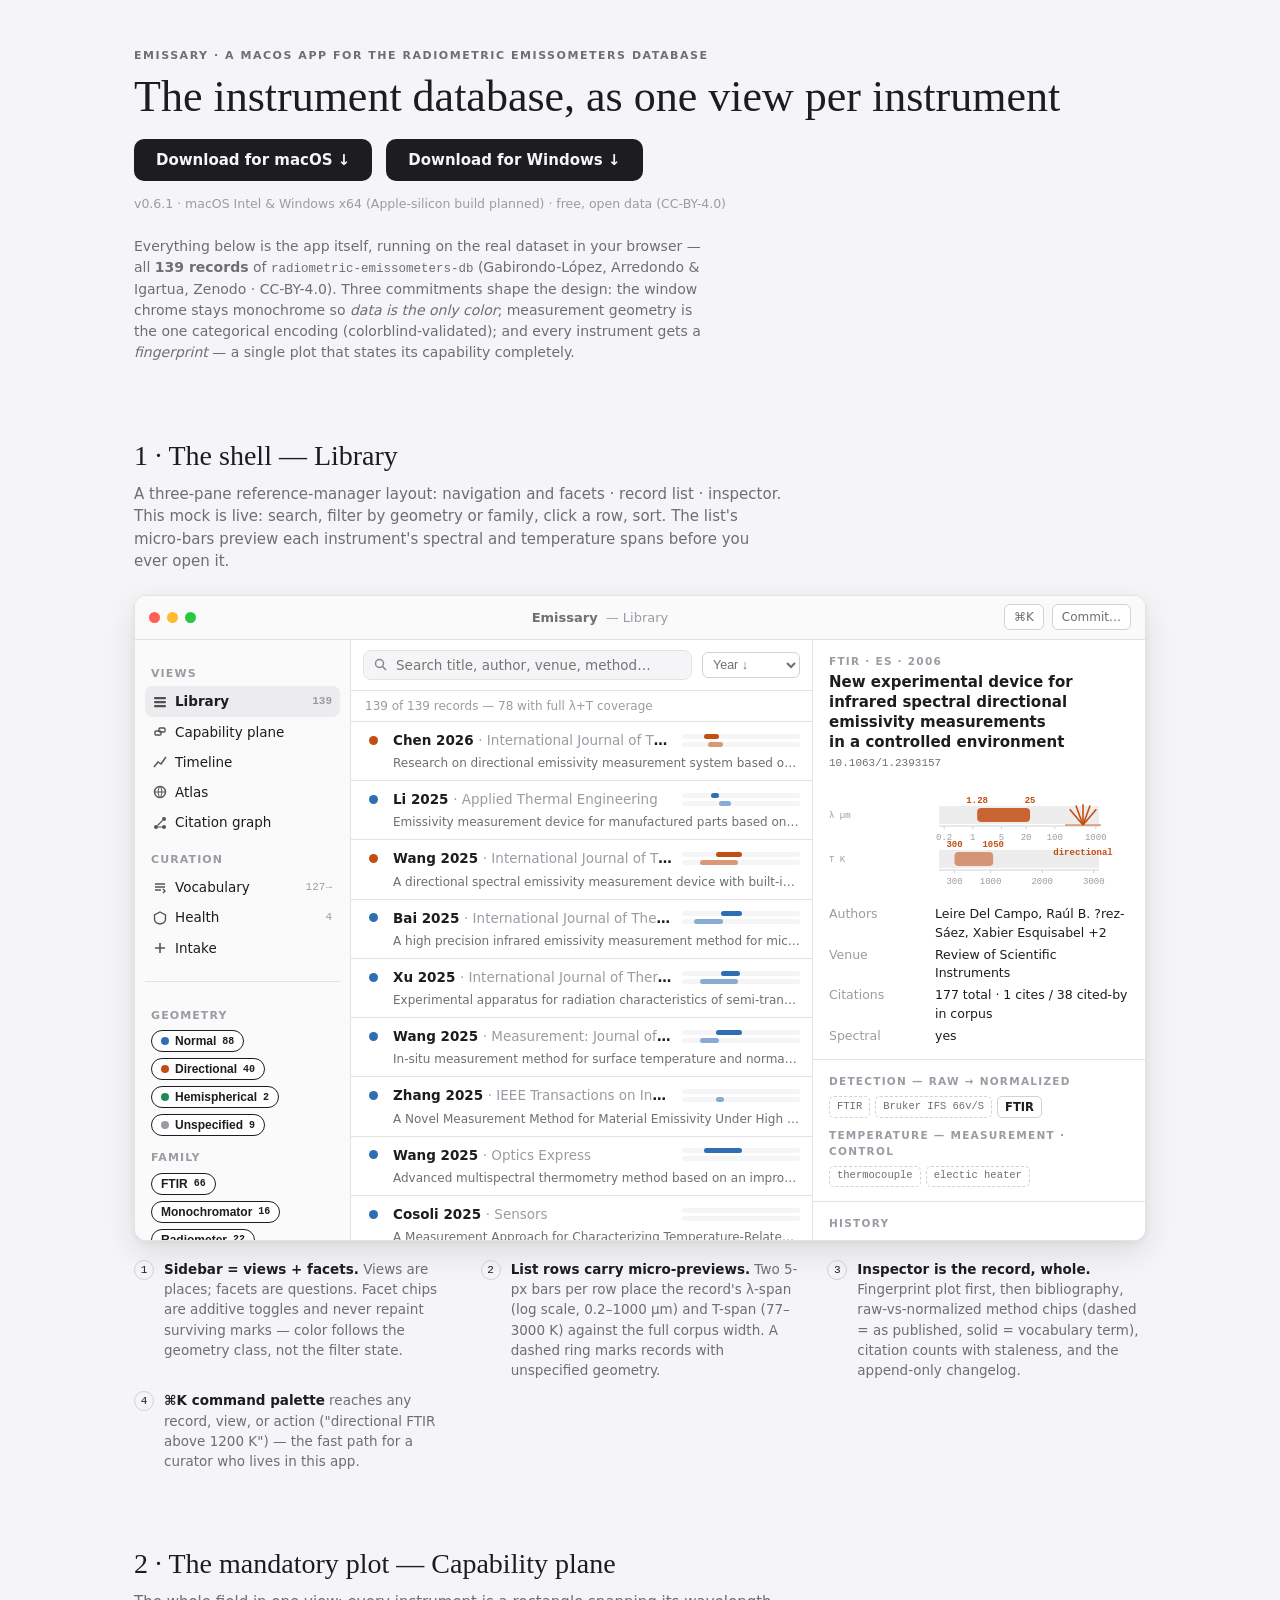
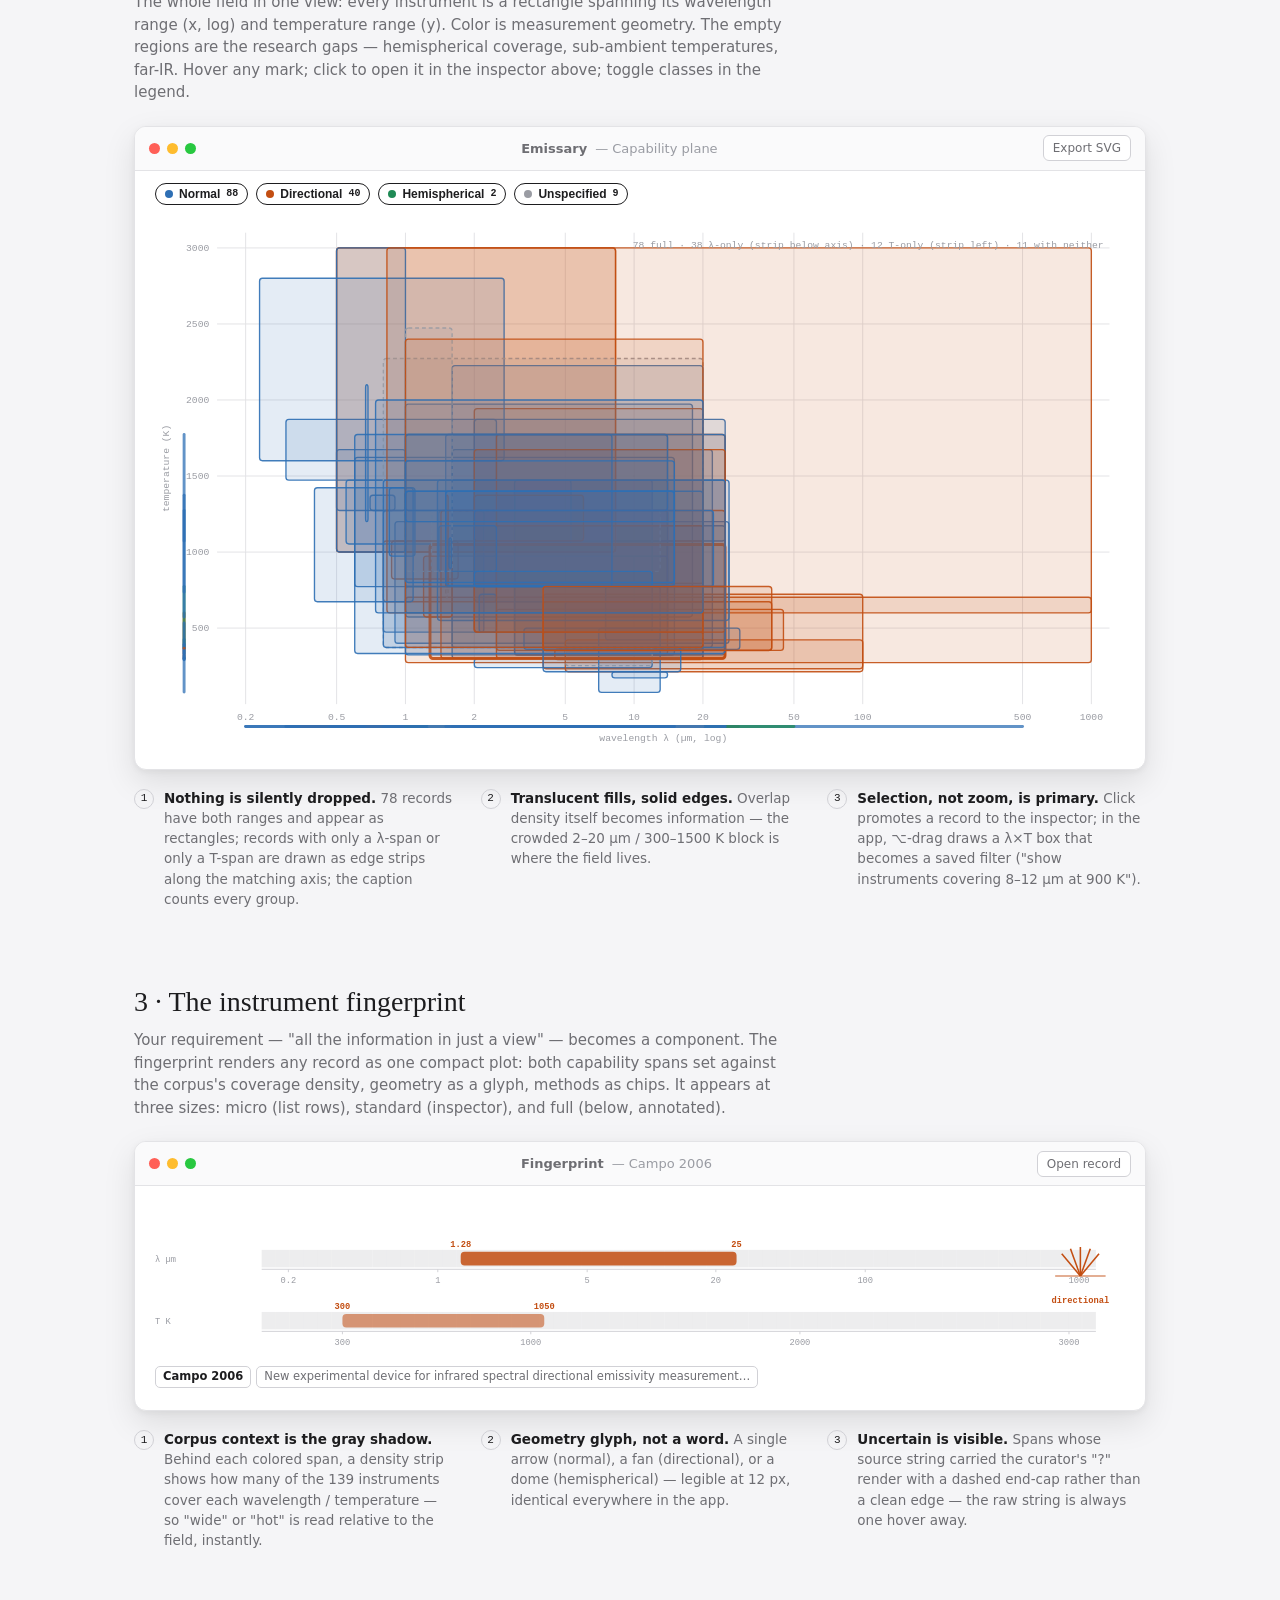
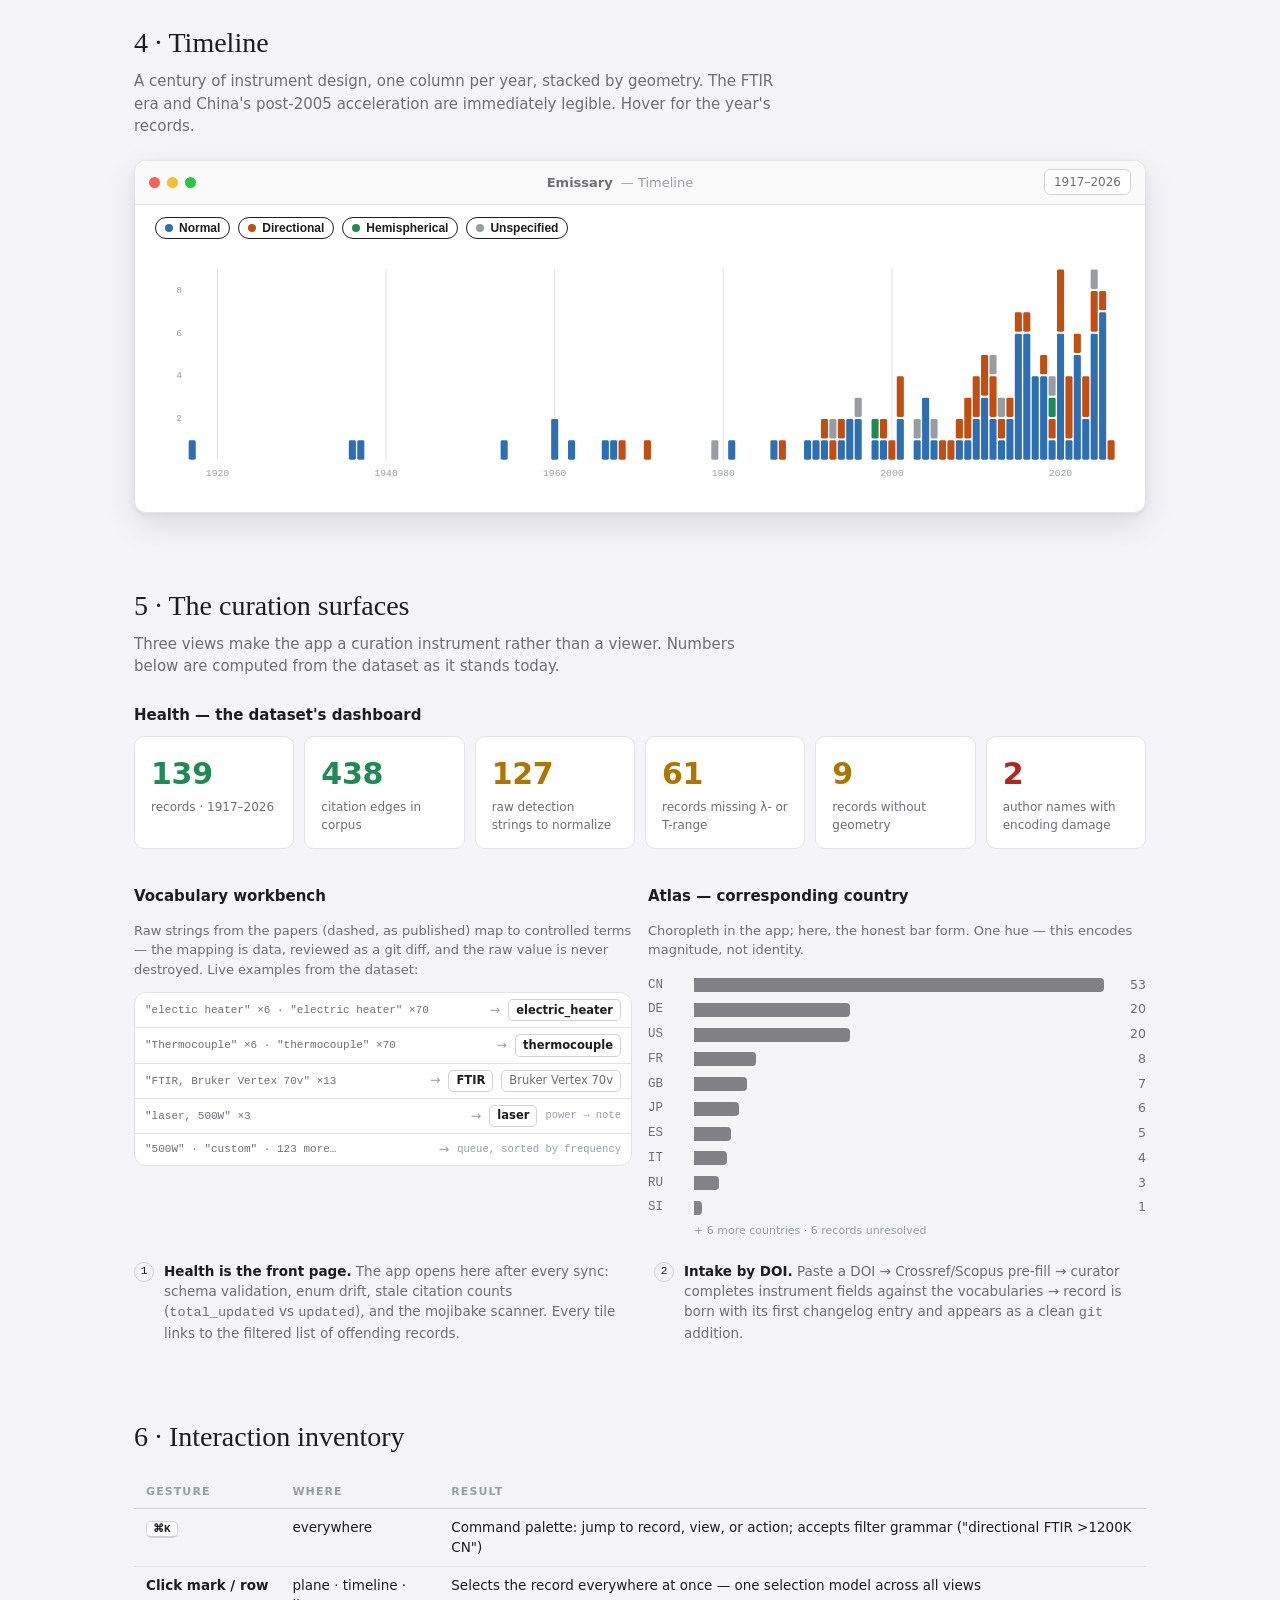
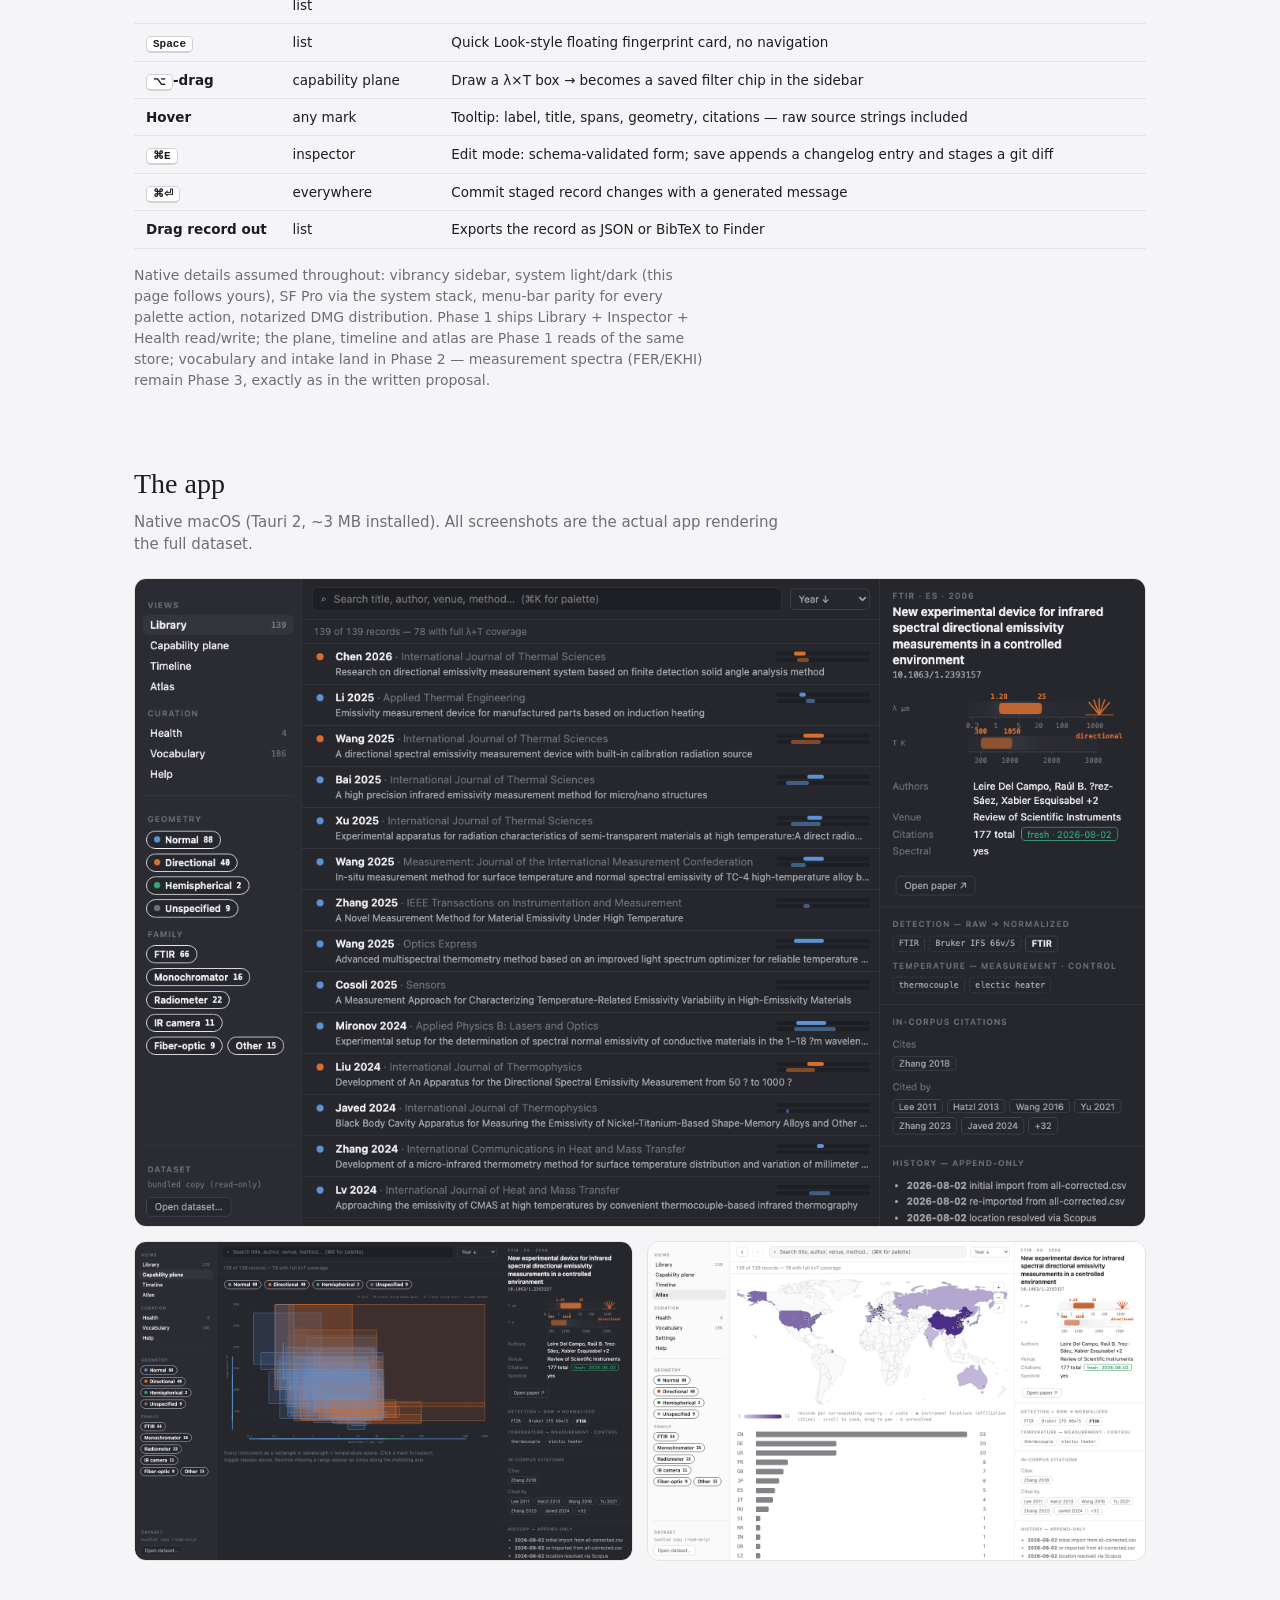
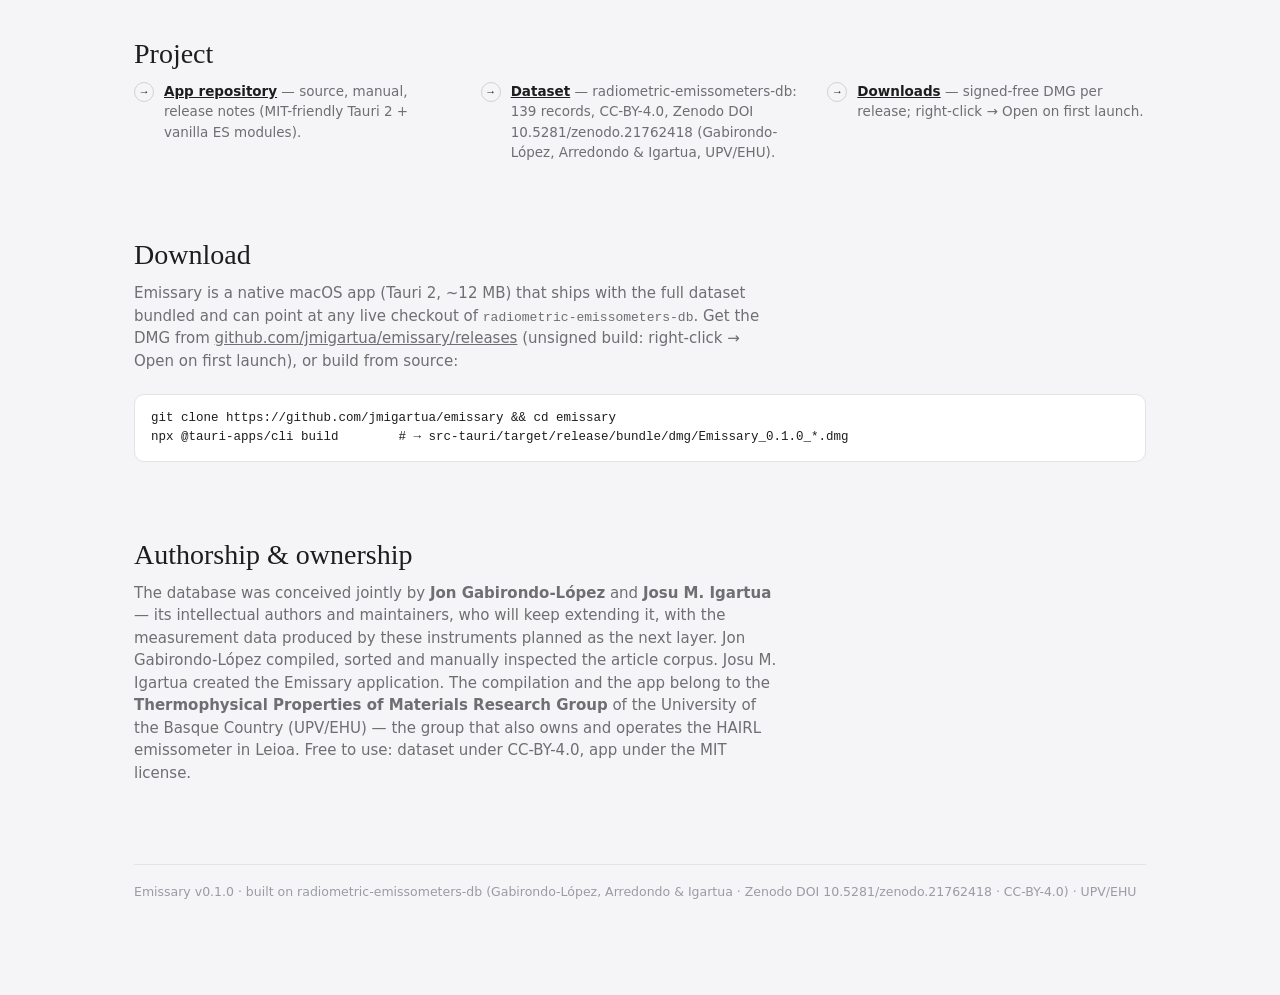
<file: docs/index.html>
<!doctype html>
<html lang="en">
<head>
<meta charset="utf-8">
<meta name="viewport" content="width=device-width,initial-scale=1">
<title>Emissary — the emissometer database, as an app</title>
<meta name="description" content="Emissary is a free desktop app (macOS and Windows) for exploring the radiometric emissometers database: 139 infrared-emissivity instruments from a century of literature, compiled at UPV/EHU. Open data, CC-BY-4.0.">
<meta name="color-scheme" content="light dark">
<link rel="icon" type="image/png" href="favicon.png">
<link rel="apple-touch-icon" href="favicon.png">
<meta property="og:type" content="website">
<meta property="og:title" content="Emissary — the emissometer database, as an app">
<meta property="og:description" content="Free desktop app for exploring 139 radiometric emissometers: capability plane, timeline, fingerprints. Open data from UPV/EHU.">
<meta property="og:image" content="https://jmigartua.github.io/emissary/shots/plane.png">
<style>
  :root{
    --ground:#F5F5F7; --panel:#FFFFFF; --panel2:#FAFAFB; --ink:#1D1D1F; --ink2:#6E6E73; --ink3:#9A9CA3;
    --line:#E3E3E6; --line2:#D1D1D6; --sel:#ECECEF;
    --c-dir:#C34E12; --c-nor:#2E6FB4; --c-hem:#1F8A55; --c-uns:#9A9CA3;
    --good:#1F8A55; --warn:#B07500; --crit:#B3261E;
    --serif:"Iowan Old Style",Palatino,"Palatino Linotype",Georgia,serif;
    --sys:-apple-system,BlinkMacSystemFont,"SF Pro Text",system-ui,"Segoe UI",sans-serif;
    --mono:ui-monospace,"SF Mono",Menlo,Consolas,monospace;
  }
  @media (prefers-color-scheme: dark){
    :root{
      --ground:#1E1F24; --panel:#26272D; --panel2:#2B2C33; --ink:#F2F2F4; --ink2:#A6A7AD; --ink3:#6E7076;
      --line:#35363D; --line2:#43444C; --sel:#33343C;
      --c-dir:#D96F2E; --c-nor:#5B93D6; --c-hem:#33A874; --c-uns:#6E7076;
      --good:#33A874; --warn:#D09A2E; --crit:#E0655E;
    }
  }
  :root[data-theme="dark"]{
    --ground:#1E1F24; --panel:#26272D; --panel2:#2B2C33; --ink:#F2F2F4; --ink2:#A6A7AD; --ink3:#6E7076;
    --line:#35363D; --line2:#43444C; --sel:#33343C;
    --c-dir:#D96F2E; --c-nor:#5B93D6; --c-hem:#33A874; --c-uns:#6E7076;
    --good:#33A874; --warn:#D09A2E; --crit:#E0655E;
  }
  :root[data-theme="light"]{
    --ground:#F5F5F7; --panel:#FFFFFF; --panel2:#FAFAFB; --ink:#1D1D1F; --ink2:#6E6E73; --ink3:#9A9CA3;
    --line:#E3E3E6; --line2:#D1D1D6; --sel:#ECECEF;
    --c-dir:#C34E12; --c-nor:#2E6FB4; --c-hem:#1F8A55; --c-uns:#9A9CA3;
    --good:#1F8A55; --warn:#B07500; --crit:#B3261E;
  }
  *{box-sizing:border-box}
  body{margin:0;background:var(--ground);color:var(--ink);font-family:var(--sys);line-height:1.5;font-size:15px}
  .wrap{max-width:1060px;margin:0 auto;padding:48px 24px 96px}
  .dlrow{display:flex;align-items:center;gap:14px;margin:18px 0 22px;flex-wrap:wrap}
  .dlbtn{display:inline-block;background:var(--ink);color:var(--ground);text-decoration:none;font-weight:600;font-size:15px;padding:10px 22px;border-radius:10px}
  .dlbtn:hover{opacity:.85}
  .dlnote{font-size:12.5px;color:var(--ink3)}
  header.doc h1{font-family:var(--serif);font-weight:500;font-size:44px;line-height:1.1;margin:8px 0 10px;text-wrap:balance}
  .eyebrow{font-size:11px;letter-spacing:.14em;text-transform:uppercase;color:var(--ink2);font-weight:600}
  .meta{color:var(--ink2);font-size:14px;max-width:64ch}
  .meta code{font-family:var(--mono);font-size:12.5px}
  section{margin-top:72px}
  h2{font-family:var(--serif);font-weight:500;font-size:28px;margin:0 0 6px;text-wrap:balance}
  .lede{color:var(--ink2);max-width:68ch;margin:0 0 22px}
  h3{font-size:15px;font-weight:600;margin:26px 0 8px}
  p{max-width:68ch}
  .notes{display:grid;grid-template-columns:repeat(auto-fit,minmax(280px,1fr));gap:10px 28px;margin-top:18px}
  .note{font-size:13.5px;color:var(--ink2);display:flex;gap:10px}
  .note b{color:var(--ink);font-weight:600}
  .nnum{flex:0 0 auto;width:20px;height:20px;border:1px solid var(--line2);border-radius:50%;display:flex;align-items:center;justify-content:center;font-family:var(--mono);font-size:11px;color:var(--ink);margin-top:1px}
  /* ---------- macOS window chrome ---------- */
  .window{background:var(--panel);border:1px solid var(--line);border-radius:12px;box-shadow:0 12px 32px rgba(0,0,0,.10),0 2px 6px rgba(0,0,0,.05);overflow:hidden;margin-top:8px}
  .titlebar{display:flex;align-items:center;gap:10px;height:44px;padding:0 14px;background:var(--panel2);border-bottom:1px solid var(--line)}
  .lights{display:flex;gap:7px}
  .lights i{width:11px;height:11px;border-radius:50%;display:block}
  .lights i:nth-child(1){background:#FF5F57}.lights i:nth-child(2){background:#FEBC2E}.lights i:nth-child(3){background:#28C840}
  .wtitle{font-size:13px;font-weight:600;color:var(--ink2);margin:0 auto;display:flex;align-items:center;gap:8px}
  .wtitle .crumb{color:var(--ink3);font-weight:500}
  .tools{display:flex;gap:8px}
  .tbtn{font-size:12px;color:var(--ink2);border:1px solid var(--line2);background:var(--panel);border-radius:6px;padding:3px 9px}
  /* ---------- shell ---------- */
  .shell{display:grid;grid-template-columns:216px minmax(0,1fr) 332px;height:600px}
  @media (max-width:900px){.shell{grid-template-columns:216px minmax(0,1fr)}.inspector{display:none}}
  .sidebar{background:var(--panel2);border-right:1px solid var(--line);padding:12px 10px;overflow-y:auto}
  .navgrp{font-size:11px;letter-spacing:.1em;text-transform:uppercase;color:var(--ink3);font-weight:600;margin:14px 6px 4px}
  .navitem{display:flex;align-items:center;gap:8px;padding:5px 8px;border-radius:7px;font-size:13.5px;color:var(--ink);cursor:default}
  .navitem svg{flex:0 0 auto;opacity:.75}
  .navitem.active{background:var(--sel);font-weight:600}
  .navitem .cnt{margin-left:auto;font-family:var(--mono);font-size:11px;color:var(--ink3)}
  .facets{margin-top:18px;border-top:1px solid var(--line);padding-top:12px}
  .chiprow{display:flex;flex-wrap:wrap;gap:6px;margin:6px 6px 2px}
  .chip{font-size:12px;padding:3px 9px;border-radius:20px;border:1px solid var(--line2);background:var(--panel);cursor:pointer;color:var(--ink2);display:flex;align-items:center;gap:6px}
  .chip .dot{width:8px;height:8px;border-radius:50%}
  .chip[aria-pressed="true"]{border-color:var(--ink);color:var(--ink);font-weight:600}
  .chip:focus-visible,.row:focus-visible,button:focus-visible{outline:2px solid var(--c-nor);outline-offset:2px}
  /* list */
  .listpane{display:flex;flex-direction:column;min-width:0;border-right:1px solid var(--line)}
  .listhead{padding:10px 12px;border-bottom:1px solid var(--line);display:flex;gap:10px;align-items:center}
  .search{flex:1;display:flex;align-items:center;gap:7px;background:var(--ground);border:1px solid var(--line);border-radius:8px;padding:5px 10px}
  .search input{border:0;background:none;outline:none;flex:1;font-size:13.5px;color:var(--ink);font-family:var(--sys)}
  .sortsel{font-size:12.5px;color:var(--ink2);border:1px solid var(--line2);border-radius:6px;background:var(--panel);padding:4px 6px}
  .counts{font-size:12px;color:var(--ink3);padding:6px 14px;border-bottom:1px solid var(--line);font-variant-numeric:tabular-nums}
  .rows{overflow-y:auto;flex:1}
  .row{display:grid;grid-template-columns:20px 1fr 118px;gap:4px 10px;padding:8px 12px;border-bottom:1px solid var(--line);cursor:pointer;align-items:center}
  .row:hover{background:var(--panel2)}
  .row.sel{background:var(--sel)}
  .row .gdot{width:9px;height:9px;border-radius:50%;justify-self:center}
  .row .gdot.uns{background:transparent;border:1.5px dashed var(--c-uns)}
  .rlbl{font-weight:600;font-size:13.5px;white-space:nowrap;overflow:hidden;text-overflow:ellipsis}
  .rttl{grid-column:2/4;font-size:12px;color:var(--ink2);white-space:nowrap;overflow:hidden;text-overflow:ellipsis}
  .rspark{display:flex;flex-direction:column;gap:3px}
  .spark{height:5px;border-radius:3px;background:var(--ground);position:relative;overflow:hidden}
  .spark i{position:absolute;top:0;bottom:0;border-radius:3px}
  /* inspector */
  .inspector{background:var(--panel);overflow-y:auto;padding:14px 16px}
  .ins-eyebrow{font-size:10.5px;letter-spacing:.12em;text-transform:uppercase;color:var(--ink3);font-weight:600}
  .ins-title{font-size:15px;font-weight:650;line-height:1.35;margin:2px 0 2px;text-wrap:balance}
  .ins-doi{font-family:var(--mono);font-size:11px;color:var(--ink2);word-break:break-all}
  .ins-kv{display:grid;grid-template-columns:96px 1fr;gap:3px 10px;font-size:12.5px;margin-top:12px}
  .ins-kv dt{color:var(--ink3)}.ins-kv dd{margin:0;font-variant-numeric:tabular-nums}
  .tagrow{display:flex;flex-wrap:wrap;gap:5px;margin-top:6px}
  .tag{font-size:11.5px;border:1px solid var(--line2);border-radius:5px;padding:1.5px 7px;color:var(--ink2)}
  .tag.norm{border-style:solid;color:var(--ink);font-weight:600}
  .tag.raw{border-style:dashed;font-family:var(--mono);font-size:10.5px}
  .divider{border-top:1px solid var(--line);margin:14px -16px;padding:0}
  .changelog{font-size:12px;color:var(--ink2)}
  .changelog li{margin:3px 0}
  /* fingerprint svg */
  .fp{margin-top:10px}
  .fp text{font-family:var(--mono);font-size:9px;fill:var(--ink3)}
  .fp .axline{stroke:var(--line2);stroke-width:1}
  .fp .ctx{fill:var(--ink3);opacity:.18}
  /* ---------- figure windows ---------- */
  .figpad{padding:18px 20px 22px}
  svg{display:block;max-width:100%}
  .axis text{font-family:var(--mono);font-size:10px;fill:var(--ink3)}
  .axis line,.axis path{stroke:var(--line);stroke-width:1}
  .legend{display:flex;flex-wrap:wrap;gap:8px;padding:12px 20px 0}
  .tooltip{position:fixed;pointer-events:none;background:var(--ink);color:var(--ground);font-size:12px;padding:7px 10px;border-radius:7px;max-width:300px;z-index:50;display:none;line-height:1.4;box-shadow:0 4px 14px rgba(0,0,0,.25)}
  .tooltip b{display:block}
  .tooltip .tmono{font-family:var(--mono);font-size:10.5px;opacity:.8}
  /* stat tiles + small mocks */
  .tiles{display:grid;grid-template-columns:repeat(auto-fit,minmax(150px,1fr));gap:10px;margin-top:10px}
  .tile{background:var(--panel);border:1px solid var(--line);border-radius:10px;padding:14px 16px}
  .tile .n{font-size:30px;font-weight:650;font-variant-numeric:tabular-nums;letter-spacing:-.01em}
  .tile .l{font-size:12px;color:var(--ink2);margin-top:2px}
  .tile.warn .n{color:var(--warn)} .tile.crit .n{color:var(--crit)} .tile.good .n{color:var(--good)}
  .cardsplit{display:grid;grid-template-columns:1fr 1fr;gap:16px;margin-top:10px}
  @media (max-width:820px){.cardsplit{grid-template-columns:1fr}}
  .vocabrow{display:flex;align-items:center;gap:8px;font-size:12.5px;padding:6px 10px;border-bottom:1px solid var(--line)}
  .vocabrow .raws{font-family:var(--mono);font-size:11px;color:var(--ink2);flex:1;min-width:0;overflow:hidden;text-overflow:ellipsis;white-space:nowrap}
  .vocabrow .arrow{color:var(--ink3)}
  .vocabrow .ct{font-family:var(--mono);font-size:10.5px;color:var(--ink3)}
  .countrybar{display:grid;grid-template-columns:38px 1fr 34px;gap:8px;align-items:center;font-size:12.5px;padding:3px 0;font-variant-numeric:tabular-nums}
  .cb{height:14px;border-radius:0 4px 4px 0;background:var(--ink2);opacity:.85;min-width:2px}
  table.inv{border-collapse:collapse;width:100%;font-size:13.5px;margin-top:12px}
  table.inv th{text-align:left;font-size:11px;letter-spacing:.1em;text-transform:uppercase;color:var(--ink3);font-weight:600;padding:8px 12px;border-bottom:1px solid var(--line2)}
  table.inv td{padding:8px 12px;border-bottom:1px solid var(--line);vertical-align:top}
  table.inv td:first-child{white-space:nowrap;font-weight:600}
  kbd{font-family:var(--mono);font-size:11px;border:1px solid var(--line2);border-bottom-width:2px;border-radius:5px;padding:1px 6px;background:var(--panel)}
  .scrollx{overflow-x:auto}
  footer{margin-top:80px;border-top:1px solid var(--line);padding-top:18px;color:var(--ink3);font-size:12.5px}
  @media (prefers-reduced-motion:no-preference){
    .row,.chip,.tile{transition:background .12s ease,border-color .12s ease}
    .plane-rect{transition:opacity .15s ease}
  }
</style>

</head>
<body>
<div class="wrap">

<header class="doc">
  <div class="eyebrow">Emissary · a macOS app for the radiometric emissometers database</div>
  <h1>The instrument database, as one view per instrument</h1>
  <div class="dlrow">
    <a class="dlbtn" href="https://github.com/jmigartua/emissary/releases/download/v0.6.1/Emissary_0.6.1_x64.dmg" rel="noopener">Download for macOS ↓</a>
    <a class="dlbtn" href="https://github.com/jmigartua/emissary/releases/download/v0.6.1/Emissary_0.6.1_x64-setup.exe" rel="noopener">Download for Windows ↓</a>
    <span class="dlnote">v0.6.1 · macOS Intel &amp; Windows x64 (Apple-silicon build planned) · free, open data (CC-BY-4.0)</span>
  </div>
  <p class="meta">Everything below is the app itself, running on the real dataset in your browser — all <b>139 records</b> of <code>radiometric-emissometers-db</code> (Gabirondo-López, Arredondo &amp; Igartua, Zenodo · CC-BY-4.0). Three commitments shape the design: the window chrome stays monochrome so <em>data is the only color</em>; measurement geometry is the one categorical encoding (colorblind-validated); and every instrument gets a <em>fingerprint</em> — a single plot that states its capability completely.</p>
</header>

<!-- ============ 1. SHELL ============ -->
<section id="s-shell">
  <h2>1 · The shell — Library</h2>
  <p class="lede">A three-pane reference-manager layout: navigation and facets · record list · inspector. This mock is live: search, filter by geometry or family, click a row, sort. The list's micro-bars preview each instrument's spectral and temperature spans before you ever open it.</p>

  <div class="window" role="group" aria-label="Emissary app mockup — Library view">
    <div class="titlebar">
      <div class="lights"><i></i><i></i><i></i></div>
      <div class="wtitle">Emissary <span class="crumb">— Library</span></div>
      <div class="tools"><span class="tbtn">⌘K</span><span class="tbtn">Commit…</span></div>
    </div>
    <div class="shell">
      <nav class="sidebar" aria-label="App navigation">
        <div class="navgrp">Views</div>
        <div class="navitem active"><svg width="14" height="14" viewBox="0 0 14 14"><rect x="1" y="2" width="12" height="2.2" rx="1" fill="currentColor"/><rect x="1" y="6" width="12" height="2.2" rx="1" fill="currentColor"/><rect x="1" y="10" width="12" height="2.2" rx="1" fill="currentColor"/></svg>Library<span class="cnt">139</span></div>
        <div class="navitem"><svg width="14" height="14" viewBox="0 0 14 14"><rect x="2" y="6" width="6" height="4" rx="1" fill="none" stroke="currentColor" stroke-width="1.4"/><rect x="6" y="3" width="6" height="4" rx="1" fill="none" stroke="currentColor" stroke-width="1.4"/></svg>Capability plane</div>
        <div class="navitem"><svg width="14" height="14" viewBox="0 0 14 14"><path d="M1 12 L5 7 L8 9 L13 2" fill="none" stroke="currentColor" stroke-width="1.5"/></svg>Timeline</div>
        <div class="navitem"><svg width="14" height="14" viewBox="0 0 14 14"><circle cx="7" cy="7" r="5.5" fill="none" stroke="currentColor" stroke-width="1.4"/><path d="M1.5 7h11M7 1.5c2.5 2.5 2.5 8.5 0 11M7 1.5c-2.5 2.5-2.5 8.5 0 11" fill="none" stroke="currentColor" stroke-width="1"/></svg>Atlas</div>
        <div class="navitem"><svg width="14" height="14" viewBox="0 0 14 14"><circle cx="3" cy="11" r="2" fill="currentColor"/><circle cx="11" cy="3" r="2" fill="currentColor"/><circle cx="11" cy="11" r="2" fill="currentColor"/><path d="M4.5 9.5 L9.5 4.5 M5 11 L9 11" stroke="currentColor" stroke-width="1.2"/></svg>Citation graph</div>
        <div class="navgrp">Curation</div>
        <div class="navitem"><svg width="14" height="14" viewBox="0 0 14 14"><path d="M2 4h10M2 7h10M2 10h6" stroke="currentColor" stroke-width="1.4"/><path d="M10 9l2 2-2 2" fill="none" stroke="currentColor" stroke-width="1.4"/></svg>Vocabulary<span class="cnt">127→</span></div>
        <div class="navitem"><svg width="14" height="14" viewBox="0 0 14 14"><path d="M7 1l5.5 3v4c0 3-2.5 4.6-5.5 5-3-.4-5.5-2-5.5-5V4z" fill="none" stroke="currentColor" stroke-width="1.4"/></svg>Health<span class="cnt">4</span></div>
        <div class="navitem"><svg width="14" height="14" viewBox="0 0 14 14"><path d="M7 2v10M2 7h10" stroke="currentColor" stroke-width="1.6"/></svg>Intake</div>
        <div class="facets">
          <div class="navgrp">Geometry</div>
          <div class="chiprow" id="dirChips" role="group" aria-label="Filter by measurement geometry"></div>
          <div class="navgrp">Family</div>
          <div class="chiprow" id="famChips" role="group" aria-label="Filter by instrument family"></div>
        </div>
      </nav>
      <div class="listpane">
        <div class="listhead">
          <div class="search"><svg width="13" height="13" viewBox="0 0 13 13"><circle cx="5.5" cy="5.5" r="4" fill="none" stroke="currentColor" stroke-width="1.5" opacity=".5"/><path d="M8.5 8.5 L12 12" stroke="currentColor" stroke-width="1.5" opacity=".5"/></svg>
            <input id="q" type="search" placeholder="Search title, author, venue, method… " aria-label="Search records"></div>
          <select class="sortsel" id="sortSel" aria-label="Sort records">
            <option value="year-desc">Year ↓</option><option value="year-asc">Year ↑</option>
            <option value="cit-desc">Citations ↓</option><option value="lbl">Author A–Z</option>
          </select>
        </div>
        <div class="counts" id="countLine"></div>
        <div class="rows" id="rows" role="listbox" aria-label="Instrument records"></div>
      </div>
      <aside class="inspector" id="inspector" aria-label="Record inspector"></aside>
    </div>
  </div>

  <div class="notes">
    <div class="note"><span class="nnum">1</span><span><b>Sidebar = views + facets.</b> Views are places; facets are questions. Facet chips are additive toggles and never repaint surviving marks — color follows the geometry class, not the filter state.</span></div>
    <div class="note"><span class="nnum">2</span><span><b>List rows carry micro-previews.</b> Two 5-px bars per row place the record's λ-span (log scale, 0.2–1000 µm) and T-span (77–3000 K) against the full corpus width. A dashed ring marks records with unspecified geometry.</span></div>
    <div class="note"><span class="nnum">3</span><span><b>Inspector is the record, whole.</b> Fingerprint plot first, then bibliography, raw-vs-normalized method chips (dashed = as published, solid = vocabulary term), citation counts with staleness, and the append-only changelog.</span></div>
    <div class="note"><span class="nnum">4</span><span><b>⌘K command palette</b> reaches any record, view, or action ("directional FTIR above 1200 K") — the fast path for a curator who lives in this app.</span></div>
  </div>
</section>

<!-- ============ 2. CAPABILITY PLANE ============ -->
<section id="s-plane">
  <h2>2 · The mandatory plot — Capability plane</h2>
  <p class="lede">The whole field in one view: every instrument is a rectangle spanning its wavelength range (x, log) and temperature range (y). Color is measurement geometry. The empty regions are the research gaps — hemispherical coverage, sub-ambient temperatures, far-IR. Hover any mark; click to open it in the inspector above; toggle classes in the legend.</p>

  <div class="window">
    <div class="titlebar">
      <div class="lights"><i></i><i></i><i></i></div>
      <div class="wtitle">Emissary <span class="crumb">— Capability plane</span></div>
      <div class="tools"><span class="tbtn">Export SVG</span></div>
    </div>
    <div class="legend" id="planeLegend" role="group" aria-label="Toggle geometry classes"></div>
    <div class="figpad"><svg id="plane" viewBox="0 0 1000 540" role="img" aria-label="Capability plane: wavelength versus temperature coverage of 139 instruments"></svg></div>
  </div>

  <div class="notes">
    <div class="note"><span class="nnum">1</span><span><b>Nothing is silently dropped.</b> 78 records have both ranges and appear as rectangles; records with only a λ-span or only a T-span are drawn as edge strips along the matching axis; the caption counts every group.</span></div>
    <div class="note"><span class="nnum">2</span><span><b>Translucent fills, solid edges.</b> Overlap density itself becomes information — the crowded 2–20 µm / 300–1500 K block is where the field lives.</span></div>
    <div class="note"><span class="nnum">3</span><span><b>Selection, not zoom, is primary.</b> Click promotes a record to the inspector; in the app, ⌥-drag draws a λ×T box that becomes a saved filter ("show instruments covering 8–12 µm at 900 K").</span></div>
  </div>
</section>

<!-- ============ 3. FINGERPRINT ============ -->
<section id="s-fp">
  <h2>3 · The instrument fingerprint</h2>
  <p class="lede">Your requirement — "all the information in just a view" — becomes a component. The fingerprint renders any record as one compact plot: both capability spans set against the corpus's coverage density, geometry as a glyph, methods as chips. It appears at three sizes: micro (list rows), standard (inspector), and full (below, annotated).</p>
  <div class="window">
    <div class="titlebar"><div class="lights"><i></i><i></i><i></i></div><div class="wtitle">Fingerprint <span class="crumb" id="fpCrumb">—</span></div><div class="tools"><span class="tbtn">Open record</span></div></div>
    <div class="figpad" id="bigFp"></div>
  </div>
  <div class="notes">
    <div class="note"><span class="nnum">1</span><span><b>Corpus context is the gray shadow.</b> Behind each colored span, a density strip shows how many of the 139 instruments cover each wavelength / temperature — so "wide" or "hot" is read relative to the field, instantly.</span></div>
    <div class="note"><span class="nnum">2</span><span><b>Geometry glyph, not a word.</b> A single arrow (normal), a fan (directional), or a dome (hemispherical) — legible at 12 px, identical everywhere in the app.</span></div>
    <div class="note"><span class="nnum">3</span><span><b>Uncertain is visible.</b> Spans whose source string carried the curator's "?" render with a dashed end-cap rather than a clean edge — the raw string is always one hover away.</span></div>
  </div>
</section>

<!-- ============ 4. TIMELINE ============ -->
<section id="s-time">
  <h2>4 · Timeline</h2>
  <p class="lede">A century of instrument design, one column per year, stacked by geometry. The FTIR era and China's post-2005 acceleration are immediately legible. Hover for the year's records.</p>
  <div class="window">
    <div class="titlebar"><div class="lights"><i></i><i></i><i></i></div><div class="wtitle">Emissary <span class="crumb">— Timeline</span></div><div class="tools"><span class="tbtn">1917–2026</span></div></div>
    <div class="legend" id="timeLegend"></div>
    <div class="figpad"><svg id="timeline" viewBox="0 0 1000 240" role="img" aria-label="Instruments published per year, stacked by geometry class"></svg></div>
  </div>
</section>

<!-- ============ 5. SUPPORTING VIEWS ============ -->
<section id="s-support">
  <h2>5 · The curation surfaces</h2>
  <p class="lede">Three views make the app a curation instrument rather than a viewer. Numbers below are computed from the dataset as it stands today.</p>

  <h3>Health — the dataset's dashboard</h3>
  <div class="tiles">
    <div class="tile good"><div class="n">139</div><div class="l">records · 1917–2026</div></div>
    <div class="tile good"><div class="n">438</div><div class="l">citation edges in corpus</div></div>
    <div class="tile warn"><div class="n">127</div><div class="l">raw detection strings to normalize</div></div>
    <div class="tile warn"><div class="n">61</div><div class="l">records missing λ- or T-range</div></div>
    <div class="tile warn"><div class="n">9</div><div class="l">records without geometry</div></div>
    <div class="tile crit"><div class="n">2</div><div class="l">author names with encoding damage</div></div>
  </div>

  <div class="cardsplit">
    <div>
      <h3>Vocabulary workbench</h3>
      <p class="meta" style="font-size:13px">Raw strings from the papers (dashed, as published) map to controlled terms — the mapping is data, reviewed as a git diff, and the raw value is never destroyed. Live examples from the dataset:</p>
      <div class="window" style="box-shadow:none">
        <div class="vocabrow"><span class="raws">"electic heater" ×6 · "electric heater" ×70</span><span class="arrow">→</span><span class="tag norm">electric_heater</span></div>
        <div class="vocabrow"><span class="raws">"Thermocouple" ×6 · "thermocouple" ×70</span><span class="arrow">→</span><span class="tag norm">thermocouple</span></div>
        <div class="vocabrow"><span class="raws">"FTIR, Bruker Vertex 70v" ×13</span><span class="arrow">→</span><span class="tag norm">FTIR</span><span class="tag">Bruker Vertex 70v</span></div>
        <div class="vocabrow"><span class="raws">"laser, 500W" ×3</span><span class="arrow">→</span><span class="tag norm">laser</span><span class="ct">power → note</span></div>
        <div class="vocabrow" style="border-bottom:0"><span class="raws">"500W" · "custom" · 123 more…</span><span class="arrow">→</span><span class="ct">queue, sorted by frequency</span></div>
      </div>
    </div>
    <div>
      <h3>Atlas — corresponding country</h3>
      <p class="meta" style="font-size:13px">Choropleth in the app; here, the honest bar form. One hue — this encodes magnitude, not identity.</p>
      <div id="countries"></div>
    </div>
  </div>

  <div class="notes">
    <div class="note"><span class="nnum">1</span><span><b>Health is the front page.</b> The app opens here after every sync: schema validation, enum drift, stale citation counts (<code>total_updated</code> vs <code>updated</code>), and the mojibake scanner. Every tile links to the filtered list of offending records.</span></div>
    <div class="note"><span class="nnum">2</span><span><b>Intake by DOI.</b> Paste a DOI → Crossref/Scopus pre-fill → curator completes instrument fields against the vocabularies → record is born with its first changelog entry and appears as a clean <code>git</code> addition.</span></div>
  </div>
</section>

<!-- ============ 6. INTERACTION INVENTORY ============ -->
<section id="s-inv">
  <h2>6 · Interaction inventory</h2>
  <div class="scrollx">
  <table class="inv">
    <tr><th>Gesture</th><th>Where</th><th>Result</th></tr>
    <tr><td><kbd>⌘K</kbd></td><td>everywhere</td><td>Command palette: jump to record, view, or action; accepts filter grammar ("directional FTIR &gt;1200K CN")</td></tr>
    <tr><td>Click mark / row</td><td>plane · timeline · list</td><td>Selects the record everywhere at once — one selection model across all views</td></tr>
    <tr><td><kbd>Space</kbd></td><td>list</td><td>Quick Look-style floating fingerprint card, no navigation</td></tr>
    <tr><td><kbd>⌥</kbd>-drag</td><td>capability plane</td><td>Draw a λ×T box → becomes a saved filter chip in the sidebar</td></tr>
    <tr><td>Hover</td><td>any mark</td><td>Tooltip: label, title, spans, geometry, citations — raw source strings included</td></tr>
    <tr><td><kbd>⌘E</kbd></td><td>inspector</td><td>Edit mode: schema-validated form; save appends a changelog entry and stages a git diff</td></tr>
    <tr><td><kbd>⌘⏎</kbd></td><td>everywhere</td><td>Commit staged record changes with a generated message</td></tr>
    <tr><td>Drag record out</td><td>list</td><td>Exports the record as JSON or BibTeX to Finder</td></tr>
  </table>
  </div>
  <p class="meta" style="margin-top:16px">Native details assumed throughout: vibrancy sidebar, system light/dark (this page follows yours), SF Pro via the system stack, menu-bar parity for every palette action, notarized DMG distribution. Phase 1 ships Library + Inspector + Health read/write; the plane, timeline and atlas are Phase 1 reads of the same store; vocabulary and intake land in Phase 2 — measurement spectra (FER/EKHI) remain Phase 3, exactly as in the written proposal.</p>
</section>

<section id="screenshots">
  <h2>The app</h2>
  <p class="lede">Native macOS (Tauri 2, ~3 MB installed). All screenshots are the actual app rendering the full dataset.</p>
  <div style="display:grid;gap:14px">
    <img src="shots/library.png" alt="Library view: faceted record list with λ/T micro-previews and the record inspector" style="max-width:100%;border-radius:12px;border:1px solid var(--line)">
    <div style="display:grid;grid-template-columns:1fr 1fr;gap:14px">
      <img src="shots/plane.png" alt="Capability plane: wavelength–temperature rectangles for the whole corpus" style="max-width:100%;border-radius:12px;border:1px solid var(--line)">
      <img src="shots/atlas.png" alt="Atlas: zoomable world choropleth with instrument locations" style="max-width:100%;border-radius:12px;border:1px solid var(--line)">
    </div>
  </div>
</section>
<section id="links">
  <h2>Project</h2>
  <div class="notes" style="margin-top:6px">
    <div class="note"><span class="nnum">→</span><span><b><a href="https://github.com/jmigartua/emissary" rel="noopener" style="color:inherit">App repository</a></b> — source, manual, release notes (MIT-friendly Tauri 2 + vanilla ES modules).</span></div>
    <div class="note"><span class="nnum">→</span><span><b><a href="https://github.com/jongablop/radiometric-emissometers-db" rel="noopener" style="color:inherit">Dataset</a></b> — radiometric-emissometers-db: 139 records, CC-BY-4.0, Zenodo DOI 10.5281/zenodo.21762418 (Gabirondo-López, Arredondo &amp; Igartua, UPV/EHU).</span></div>
    <div class="note"><span class="nnum">→</span><span><b><a href="https://github.com/jmigartua/emissary/releases" rel="noopener" style="color:inherit">Downloads</a></b> — signed-free DMG per release; right-click → Open on first launch.</span></div>
  </div>
</section>
<section id="download">
  <h2>Download</h2>
  <p class="lede">Emissary is a native macOS app (Tauri 2, ~12 MB) that ships with the full dataset bundled and can point at any live checkout of <code style="font-family:var(--mono);font-size:13px">radiometric-emissometers-db</code>. Get the DMG from <a href="https://github.com/jmigartua/emissary/releases" rel="noopener" style="color:inherit">github.com/jmigartua/emissary/releases</a> (unsigned build: right-click → Open on first launch), or build from source:</p>
  <pre style="background:var(--panel);border:1px solid var(--line);border-radius:10px;padding:14px 16px;font-family:var(--mono);font-size:12.5px;overflow-x:auto">git clone https://github.com/jmigartua/emissary &amp;&amp; cd emissary
npx @tauri-apps/cli build        # → src-tauri/target/release/bundle/dmg/Emissary_0.1.0_*.dmg</pre>
</section>
<section id="credits">
  <h2>Authorship &amp; ownership</h2>
  <p class="lede">The database was conceived jointly by <b>Jon Gabirondo-López</b> and <b>Josu M. Igartua</b> — its intellectual authors and maintainers, who will keep extending it, with the measurement data produced by these instruments planned as the next layer. Jon Gabirondo-López compiled, sorted and manually inspected the article corpus. Josu M. Igartua created the Emissary application. The compilation and the app belong to the <b>Thermophysical Properties of Materials Research Group</b> of the University of the Basque Country (UPV/EHU) — the group that also owns and operates the HAIRL emissometer in Leioa. Free to use: dataset under CC-BY-4.0, app under the MIT license.</p>
</section>
<footer>Emissary v0.1.0 · built on radiometric-emissometers-db (Gabirondo-López, Arredondo &amp; Igartua · Zenodo DOI 10.5281/zenodo.21762418 · CC-BY-4.0) · UPV/EHU</footer>
</div>

<div class="tooltip" id="tip" role="status"></div>

<script>
const DATA = {"papers":[{"id":"10.1007/BF01439254","doi":"10.1007/BF01439254","t":"Method and apparatus for determination of the total directional emissivity of opaque materials in the temperature range 300 to 600 K","y":1994,"v":"International Journal of Thermophysics","a":["S. X. Cheng","S. X. Jing","X. S. Ge","C. C. Yao"],"lbl":"Cheng 1994","cc":"CN","d":"directional","sp":false,"l0":null,"l1":null,"t0":300.0,"t1":600.0,"det":["pyroelectric detector","chopper locking"],"fam":"Other","tm":["thermocouple"],"tc":["electric heater"],"cit":6,"nin":0,"nout":0,"chg":5},{"id":"10.1007/BF01443671","doi":"10.1007/BF01443671","t":"Measurement of the total emittance of graphite, molybdenum, tantalum and tungsten in the temperature range from 1200 K to 2400 K Messung des Gresamtemissionsgrades von Graphit, Molybdän, Tantal und Wolfram bei Temperaturen zwischen 1200 K und 2400 K","y":1971,"v":"Wärme- und Stoffübertragung","a":["G. Neuer"],"lbl":"Neuer 1971","cc":"DE","d":"directional","sp":true,"l0":0.5,"l1":8.3,"t0":1000.0,"t1":3000.0,"det":["pyrometer LP2"],"fam":"Radiometer","tm":["pyrometer"],"tc":["Electron-beam heating"],"cit":10,"nin":0,"nout":0,"chg":5},{"id":"10.1007/BF01539529","doi":"10.1007/BF01539529","t":"Determination of the directional spectral emissivity of solids in the spectral range from 2.5 ?m to 45 ?m at temperatures between 80°C and 350°C Bestimmung des gerichteten spektralen Emissionsgrades von Feststoffen im Wellenlängenbereich von 2,5 ?m bis 45 ?m bei Temperaturen zwischen 80°C und 350°C","y":1993,"v":"Wärme- und Stoffübertragung","a":["J. Lohrengel","R. Todtenhaupt","M. Ragab"],"lbl":"Lohrengel 1993","cc":"DE","d":"directional","sp":true,"l0":2.5,"l1":45.0,"t0":353.0,"t1":623.0,"det":["FTIR","Nicolet 5DXB"],"fam":"FTIR","tm":["platinum resistance thermometer","calculated"],"tc":["electric heater"],"cit":23,"nin":0,"nout":0,"chg":5},{"id":"10.1007/BF01589994","doi":"10.1007/BF01589994","t":"Measurements of the spectral emissivity of surfaces used in jet engines and space technology","y":1991,"v":"Wärme- und Stoffübertragung","a":["V. Lippig","R. Waibel","H. Wilhelmi","D. Straub"],"lbl":"Lippig 1991","cc":"DE","d":"normal","sp":true,"l0":1.8,"l1":5.6,"t0":null,"t1":2073.0,"det":["Grid-grating monochromator indium-antimonide photo detector"],"fam":"Monochromator","tm":["thermocouple"],"tc":["electric heater","furnace"],"cit":0,"nin":0,"nout":0,"chg":5},{"id":"10.1007/s00339-008-4601-4","doi":"10.1007/s00339-008-4601-4","t":"Laser pulse transient method for measuring the normal spectral emissivity of samples with arbitrary surface quality","y":2008,"v":"Applied Physics A: Materials Science and Processing","a":["A. Jeromen","I. Grabec","E. Govekar"],"lbl":"Jeromen 2008","cc":"SI","d":"normal","sp":null,"l0":null,"l1":null,"t0":null,"t1":null,"det":["infrared camera"],"fam":"IR camera","tm":["infrared camera"],"tc":[],"cit":3,"nin":0,"nout":0,"chg":5},{"id":"10.1007/s00340-024-08331-9","doi":"10.1007/s00340-024-08331-9","t":"Experimental setup for the determination of spectral normal emissivity of conductive materials in the 1–18 ?m wavelength range at 300–1700 °C in air","y":2024,"v":"Applied Physics B: Lasers and Optics","a":["R. A. Mironov","A. E. Kryukov","A. O. Zabezhaylov","M. O. Zabezhaylov","M. Y. Rusin"],"lbl":"Mironov 2024","cc":"RU","d":"normal","sp":true,"l0":1.0,"l1":18.0,"t0":573.0,"t1":1973.0,"det":["FTIR","Simex FT-805"],"fam":"FTIR","tm":["pyrometer","calculated","iterative method"],"tc":["induction heating"],"cit":1,"nin":3,"nout":1,"chg":5},{"id":"10.1007/s10765-007-0183-1","doi":"10.1007/s10765-007-0183-1","t":"Temperature-resolved infrared spectral emissivity of SiC and Pt-10Rh for temperatures up to 900°C","y":2007,"v":"International Journal of Thermophysics","a":["Claus P. Cagran","Leonard M. Hanssen","Mart Noorma","Alex V. Gura","Sergey N. Mekhontsev"],"lbl":"Cagran 2007","cc":"US","d":"directional","sp":true,"l0":2.0,"l1":20.0,"t0":793.0,"t1":1943.0,"det":["FTIR","Bomem DA3"],"fam":"FTIR","tm":["platinum resistance thermometer"],"tc":["Heat-pipe heaters"],"cit":115,"nin":15,"nout":8,"chg":5},{"id":"10.1007/s10765-008-0442-9","doi":"10.1007/s10765-008-0442-9","t":"Radiation thermometry and emissivity measurements under vacuum at the PTB","y":2009,"v":"International Journal of Thermophysics","a":["C. Monte","B. Gutschwager","S. P. Morozova","J. Hollandt"],"lbl":"Monte 2009","cc":"DE","d":"directional","sp":true,"l0":1.0,"l1":1000.0,"t0":273.0,"t1":703.0,"det":["FTIR","Bruker Vertex 80v"],"fam":"FTIR","tm":["platinum resistance thermometer","calculated"],"tc":["electric heater"],"cit":98,"nin":12,"nout":9,"chg":5},{"id":"10.1007/s10765-010-0847-0","doi":"10.1007/s10765-010-0847-0","t":"Simultaneous measurement method of normal spectral emissivity and optical constants of solids at high temperature in vacuum","y":2010,"v":"International Journal of Thermophysics","a":["K. Nakazawa","A. Ohnishi"],"lbl":"Nakazawa 2010","cc":"JP","d":"normal","sp":true,"l0":1.6,"l1":22.0,"t0":373.0,"t1":1673.0,"det":["FTIR","FTS-60A/596; Bio-Rad"],"fam":"FTIR","tm":["thermopile","calculated"],"tc":["electric heater"],"cit":19,"nin":8,"nout":0,"chg":5},{"id":"10.1007/s10765-011-0986-y","doi":"10.1007/s10765-011-0986-y","t":"Normal and directional spectral emittance measurement of semi-transparent materials using two-substrate method: Alumina","y":2011,"v":"International Journal of Thermophysics","a":["Geun Woo Lee","Sangho Jeon","Nam Joon Yoo","Chul Woung Park","Seung Nam Park","Su Yong Kwon","Sang Hyun Lee"],"lbl":"Lee 2011","cc":"KR","d":"directional","sp":true,"l0":2.5,"l1":25.0,"t0":null,"t1":1473.0,"det":["FTIR","Nicolet 6700"],"fam":"FTIR","tm":["thermocouple"],"tc":["electric heater"],"cit":13,"nin":4,"nout":0,"chg":5},{"id":"10.1007/s10765-013-1400-8","doi":"10.1007/s10765-013-1400-8","t":"New facilities for the measurements of high-temperature thermophysical properties at LNE","y":2014,"v":"International Journal of Thermophysics","a":["Bruno Hay","Jacques Hameury","Nolwenn Fleurence","Pascal Lacipiere","Marc Grelard","Vincent Scoarnec","Guillaume Davee"],"lbl":"Hay 2014","cc":"FR","d":"directional","sp":true,"l0":0.8,"l1":10.0,"t0":null,"t1":1723.0,"det":["FTIR","Bruker Vertex 70"],"fam":"FTIR","tm":["contact thermometry","bichromatic pyrometry or “pyroreflectometry”"],"tc":["halogen lamps"],"cit":36,"nin":13,"nout":1,"chg":5},{"id":"10.1007/s10765-013-1531-y","doi":"10.1007/s10765-013-1531-y","t":"Direct measurements of infrared normal spectral emissivity of solid materials for high-temperature applications","y":2013,"v":"International Journal of Thermophysics","a":["S. Hatzl","M. Kirschner","V. Lippig","T. Sander","Ch Mundt","M. Pfitzner"],"lbl":"Hatzl 2013","cc":"DE","d":"normal","sp":true,"l0":0.6,"l1":15.0,"t0":773.0,"t1":1623.0,"det":["grating monochromator","SolarTII MS 2704","4-grating monochromator"],"fam":"Monochromator","tm":["thermocouple","calculated"],"tc":["electric heater"],"cit":35,"nin":6,"nout":4,"chg":5},{"id":"10.1007/s10765-014-1745-7","doi":"10.1007/s10765-014-1745-7","t":"Emissivity Measurement Under Vacuum from 4µm to 100µm and from ?40?C to 450?C at PTB","y":2015,"v":"International Journal of Thermophysics","a":["A. Adibekyan","C. Monte","M. Kehrt","B. Gutschwager","J. Hollandt"],"lbl":"Adibekyan 2015","cc":"DE","d":"directional","sp":true,"l0":4.0,"l1":100.0,"t0":233.0,"t1":723.0,"det":["FTIR","Bruker Vertex"],"fam":"FTIR","tm":["platinum resistance thermometer","calculated"],"tc":["electric heater"],"cit":37,"nin":12,"nout":5,"chg":5},{"id":"10.1007/s10765-015-1866-7","doi":"10.1007/s10765-015-1866-7","t":"A Dynamic Method to Measure Emissivity at High Temperatures","y":2015,"v":"International Journal of Thermophysics","a":["S. Krenek","D. Gilbers","K. Anhalt","D. R. Taubert","J. Hollandt"],"lbl":"Krenek 2015","cc":"DE","d":"normal","sp":true,"l0":1.064,"l1":1.064,"t0":null,"t1":1000.0,"det":["radiation thermometer LP5"],"fam":"Other","tm":["calculated"],"tc":["induction heating"],"cit":30,"nin":4,"nout":7,"chg":5},{"id":"10.1007/s10765-015-1969-1","doi":"10.1007/s10765-015-1969-1","t":"Material Spectral Emissivity Measurement Based on Two Reference Blackbodies","y":2015,"v":"International Journal of Thermophysics","a":["Jing Cai","Yongjun Yang","Li Liao","Guoyi Lyu"],"lbl":"Cai 2015","cc":"CN","d":"normal","sp":true,"l0":1.0,"l1":25.0,"t0":323.0,"t1":773.0,"det":["FTIR"],"fam":"FTIR","tm":["thermocouple"],"tc":["electric heater"],"cit":6,"nin":3,"nout":0,"chg":5},{"id":"10.1007/s10765-016-2058-9","doi":"10.1007/s10765-016-2058-9","t":"Apparatus for Measuring Spectral Emissivity of Solid Materials at Elevated Temperatures","y":2016,"v":"International Journal of Thermophysics","a":["Dengfeng Ren","Hong Tan","Yimin Xuan","Yuge Han","Qiang Li"],"lbl":"Ren 2016","cc":"CN","d":"normal","sp":true,"l0":2.0,"l1":25.0,"t0":1073.0,"t1":1873.0,"det":["FTIR","Bruker Vertex 80v"],"fam":"FTIR","tm":["pyrometer"],"tc":["electric heater"],"cit":47,"nin":8,"nout":11,"chg":5},{"id":"10.1007/s10765-016-2142-1","doi":"10.1007/s10765-016-2142-1","t":"Study on the Multi-wavelength Emissivity of GCr15 Steel and its Application on Temperature Measurement for Continuous Casting Billets","y":2016,"v":"International Journal of Thermophysics","a":["Peng Wang","Zhi Xie","Zhenwei Hu"],"lbl":"Wang 2016","cc":"CN","d":"normal","sp":true,"l0":0.7,"l1":0.9,"t0":1273.0,"t1":1373.0,"det":["fiber optic spectrometer","Ideaoptics FX4000"],"fam":"Fiber-optic","tm":["thermocouple"],"tc":["electric furnace"],"cit":23,"nin":6,"nout":0,"chg":5},{"id":"10.1007/s10765-017-2339-y","doi":"10.1007/s10765-017-2339-y","t":"Improving the Dynamic Emissivity Measurement Above 1000 K by Extending the Spectral Range","y":2018,"v":"International Journal of Thermophysics","a":["D. Urban","S. Krenek","K. Anhalt","D. R. Taubert"],"lbl":"Urban 2018","cc":"DE","d":"normal","sp":true,"l0":0.55,"l1":1.1,"t0":null,"t1":null,"det":["array spectrometer"],"fam":"Other","tm":["pyrometer","calculated","iterative method"],"tc":["induction heating"],"cit":7,"nin":3,"nout":1,"chg":5},{"id":"10.1007/s10765-018-2404-1","doi":"10.1007/s10765-018-2404-1","t":"Research of Ultra-Black Coating Emissivity Based on a Controlling the Surrounding Radiation Method","y":2018,"v":"International Journal of Thermophysics","a":["J. Song","X. P. Hao","Z. D. Yuan","Z. L. Liu","L. Ding"],"lbl":"Song 2018","cc":"CN","d":"normal","sp":null,"l0":null,"l1":null,"t0":300.0,"t1":300.0,"det":["radiation thermometer"],"fam":"Other","tm":["platinum resistance thermometer"],"tc":["not heated"],"cit":36,"nin":1,"nout":1,"chg":5},{"id":"10.1007/s10765-018-2472-2","doi":"10.1007/s10765-018-2472-2","t":"Measurement of Directional Spectral Emissivity at High Temperatures","y":2019,"v":"International Journal of Thermophysics","a":["Y. M. Guo","S. J. Pang","Z. J. Luo","Y. Shuai","H. P. Tan","H. Qi"],"lbl":"Guo 2019","cc":"CN","d":"directional","sp":true,"l0":1.28,"l1":28.6,"t0":null,"t1":1400.0,"det":["FTIR","ThermoFisher Nicolet Is50"],"fam":"FTIR","tm":["thermocouple"],"tc":["electric heater"],"cit":73,"nin":17,"nout":4,"chg":5},{"id":"10.1007/s10765-021-02813-0","doi":"10.1007/s10765-021-02813-0","t":"An Apparatus for the Directional Spectral Emissivity Measurement in the Near Infrared Band","y":2021,"v":"International Journal of Thermophysics","a":["Kun Yu","Ruirui Tong","Kaihua Zhang","Yanlei Liu","Yufang Liu"],"lbl":"Yu 2021","cc":"CN","d":"directional","sp":true,"l0":0.87,"l1":1.7,"t0":823.0,"t1":1073.0,"det":["optical fiber spectrometer","DWARF-Star NIR"],"fam":"Fiber-optic","tm":["thermocouple"],"tc":["electric heater"],"cit":15,"nin":2,"nout":15,"chg":5},{"id":"10.1007/s10765-022-03129-3","doi":"10.1007/s10765-022-03129-3","t":"New Emissivity Measuring System with High Accuracy Under Controlled Environment Conditions","y":2023,"v":"International Journal of Thermophysics","a":["Kaihua Zhang","Qingqing Hu","Kun Yu","Yufang Liu"],"lbl":"Zhang 2023","cc":"CN","d":"directional","sp":true,"l0":2.0,"l1":20.0,"t0":673.0,"t1":1073.0,"det":["FTIR","Bruker Vertex 70v"],"fam":"FTIR","tm":["thermocouple"],"tc":["electric heater"],"cit":8,"nin":1,"nout":12,"chg":5},{"id":"10.1007/s10765-024-03393-5","doi":"10.1007/s10765-024-03393-5","t":"Development of An Apparatus for the Directional Spectral Emissivity Measurement from 50 ? to 1000 ?","y":2024,"v":"International Journal of Thermophysics","a":["Z. Y. Liu","J. Song","K. Yu","J. J. Zhou","G. R. Guo","X. P. Hao"],"lbl":"Liu 2024","cc":"CN","d":"directional","sp":true,"l0":3.0,"l1":14.0,"t0":323.0,"t1":1273.0,"det":["FTIR","Bruker Invenio R"],"fam":"FTIR","tm":["thermocouple"],"tc":["electric heater"],"cit":7,"nin":3,"nout":8,"chg":5},{"id":"10.1007/s10765-024-03433-0","doi":"10.1007/s10765-024-03433-0","t":"Black Body Cavity Apparatus for Measuring the Emissivity of Nickel-Titanium-Based Shape-Memory Alloys and Other Metals","y":2024,"v":"International Journal of Thermophysics","a":["Muhammad Ali Javed","Burkhard Maaß","Daniel Zipplies","Markus Richter"],"lbl":"Javed 2024","cc":"DE","d":"normal","sp":null,"l0":null,"l1":null,"t0":308.0,"t1":425.0,"det":["infrared camera","ImageIR 8380","InfraTec GmbH"],"fam":"IR camera","tm":["platinum resistance thermometer"],"tc":["electric heater"],"cit":7,"nin":1,"nout":0,"chg":5},{"id":"10.1007/s11018-012-0103-z","doi":"10.1007/s11018-012-0103-z","t":"The development of emissivity measurements under vacuum at the PTB","y":2013,"v":"Measurement Techniques","a":["A. R. Adibekyan","C. Monte","M. Kehrt","S. P. Morozova","B. Gutschwager","J. Hollandt"],"lbl":"Adibekyan 2013","cc":"DE","d":null,"sp":null,"l0":null,"l1":null,"t0":null,"t1":null,"det":["FTIR"],"fam":"FTIR","tm":[],"tc":["electric heater"],"cit":4,"nin":5,"nout":1,"chg":5},{"id":"10.1016/0020-0891(79)90060-5","doi":"10.1016/0020-0891(79)90060-5","t":"Spectral emissivity and absorption coefficient of silica glass at extremely high temperatures in the semitransparent region","y":1979,"v":"Infrared Physics","a":["A. V. Dvurechensky","V. A. Petrov","V. Yu Reznik"],"lbl":"Dvurechensky 1979","cc":"RU","d":null,"sp":true,"l0":2.0,"l1":5.0,"t0":null,"t1":null,"det":["spectrometer"],"fam":"Other","tm":["pyrometer","christiansen"],"tc":["induction heating"],"cit":27,"nin":0,"nout":0,"chg":5},{"id":"10.1016/S1350-4495(96)00017-5","doi":"10.1016/S1350-4495(96)00017-5","t":"Total emissivity measurements without use of an absolute reference","y":1996,"v":"Infrared Physics and Technology","a":["D. Especel","S. Matteï"],"lbl":"Especel 1996","cc":"FR","d":"normal","sp":false,"l0":null,"l1":null,"t0":null,"t1":null,"det":["pyroelectric detector"],"fam":"Other","tm":["thermocouple"],"tc":["electric heater"],"cit":35,"nin":0,"nout":0,"chg":5},{"id":"10.1016/S1350-4495(98)00011-5","doi":"10.1016/S1350-4495(98)00011-5","t":"High-temperature infrared properties of sapphire, AlON, fused silica, yttria, and spinel","y":1998,"v":"Infrared Physics and Technology","a":["Raymond M. Sova","Milton J. Linevsky","Michael E. Thomas","Frank F. Mark"],"lbl":"Sova 1998","cc":"US","d":"normal","sp":true,"l0":2.0,"l1":20.0,"t0":null,"t1":null,"det":["FTIR","Bomem DA 3.02"],"fam":"FTIR","tm":["thermocouple","pyrometer","christiansen"],"tc":["laser"],"cit":109,"nin":0,"nout":0,"chg":5},{"id":"10.1016/j.applthermaleng.2009.12.005","doi":"10.1016/j.applthermaleng.2009.12.005","t":"Measurements of brake disc surface temperature and emissivity by two-color pyrometry","y":2010,"v":"Applied Thermal Engineering","a":["Jean Thevenet","Monica Siroux","Bernard Desmet"],"lbl":"Thevenet 2010","cc":"FR","d":"normal","sp":null,"l0":null,"l1":null,"t0":null,"t1":null,"det":["pyrometer two-color"],"fam":"Radiometer","tm":["pyrometer"],"tc":[],"cit":94,"nin":1,"nout":0,"chg":5},{"id":"10.1016/j.applthermaleng.2016.11.022","doi":"10.1016/j.applthermaleng.2016.11.022","t":"Normal spectral emissivity of GH536 (HastelloyX) in three surface conditions","y":2017,"v":"Applied Thermal Engineering","a":["Bo Kong","Ting Li","Qitai Eri"],"lbl":"Kong 2017","cc":"CN","d":"normal","sp":true,"l0":0.9,"l1":26.0,"t0":400.0,"t1":1200.0,"det":["FTIR","Nicolet iS-50"],"fam":"FTIR","tm":["thermocouple"],"tc":["electric heater"],"cit":53,"nin":7,"nout":0,"chg":5},{"id":"10.1016/j.applthermaleng.2019.114854","doi":"10.1016/j.applthermaleng.2019.114854","t":"Modified two-temperature calibration method for emissivity measurements at high temperatures","y":2020,"v":"Applied Thermal Engineering","a":["Kaihua Zhang","Yufang Liu"],"lbl":"Zhang 2020","cc":"CN","d":"normal","sp":true,"l0":2.0,"l1":25.0,"t0":673.0,"t1":1473.0,"det":["FTIR","Bruker Vertex 70v"],"fam":"FTIR","tm":["thermocouple"],"tc":["electric heater"],"cit":31,"nin":15,"nout":4,"chg":5},{"id":"10.1016/j.applthermaleng.2025.127648","doi":"10.1016/j.applthermaleng.2025.127648","t":"Emissivity measurement device for manufactured parts based on induction heating","y":2025,"v":"Applied Thermal Engineering","a":["Yingying Li","Longfei Li","Kun Yu","Yanlei Liu","Yufang Liu"],"lbl":"Li 2025","cc":"CN","d":"normal","sp":true,"l0":1.4,"l1":2.5,"t0":973.0,"t1":1273.0,"det":["fiber optic spectrometer","NIRQuest512-2.5"],"fam":"Fiber-optic","tm":["thermocouple"],"tc":["induction heating"],"cit":2,"nin":4,"nout":4,"chg":5},{"id":"10.1016/j.cap.2011.04.011","doi":"10.1016/j.cap.2011.04.011","t":"Microstructure and infrared emissivity property of coating containing TiO2 formed on titanium alloy by microarc oxidation","y":2011,"v":"Current Applied Physics","a":["Z. W. Wang","Y. M. Wang","Y. Liu","J. L. Xu","L. X. Guo","Y. Zhou","J. H. Ouyang","J. M. Dai"],"lbl":"Wang 2011","cc":"CN","d":"normal","sp":true,"l0":3.0,"l1":20.0,"t0":null,"t1":973.0,"det":["FTIR","JASCO FT/IR-6100"],"fam":"FTIR","tm":["pyrometer"],"tc":["electric heater"],"cit":80,"nin":2,"nout":0,"chg":5},{"id":"10.1016/j.cryogenics.2023.103671","doi":"10.1016/j.cryogenics.2023.103671","t":"Preliminary development of emissivity measurement system at low temperature based on radiometric method","y":2023,"v":"Cryogenics","a":["Yuchen Zhao","Xu Li","Hengcheng Zhang","Fuzhi Shen","Chuanjun Huang","Huiming Liu","Haoying Qi","Zichun Huang","Zhen Geng","Jijun Xin","Wei Wang","Laifeng Li"],"lbl":"Zhao 2023","cc":"CN","d":"normal","sp":true,"l0":2.0,"l1":12.0,"t0":240.0,"t1":300.0,"det":["MCT detector","VIGO PVM-10.6"],"fam":"Other","tm":["resistance thermometer"],"tc":["cryocooler"],"cit":7,"nin":1,"nout":0,"chg":5},{"id":"10.1016/j.expthermflusci.2019.110017","doi":"10.1016/j.expthermflusci.2019.110017","t":"Spectral emissivity and temperature of heated surfaces based on spectrometry and digital thermal imaging – Validation with thermocouple temperature measurements","y":2020,"v":"Experimental Thermal and Fluid Science","a":["Weijie Yan","Aidin Panahi","Yiannis A. Levendis"],"lbl":"Yan 2020","cc":"US","d":"normal","sp":true,"l0":0.5,"l1":1.0,"t0":1273.0,"t1":1673.0,"det":["fiber optic spectrometer","Avantes AvaSpec-ULS2048-USB2"],"fam":"Fiber-optic","tm":["thermocouple","calculated"],"tc":["bunsen burner"],"cit":53,"nin":3,"nout":3,"chg":5},{"id":"10.1016/j.expthermflusci.2021.110379","doi":"10.1016/j.expthermflusci.2021.110379","t":"Accuracy improvement for directional polarized spectral emissivity measurement in the wavelength range of 4–20 ?m","y":2021,"v":"Experimental Thermal and Fluid Science","a":["Longfei Li","Kun Yu","Kaihua Zhang","Yanlei Liu","Feng Zhang","Yufang Liu"],"lbl":"Li 2021","cc":"CN","d":"directional","sp":true,"l0":4.0,"l1":20.0,"t0":null,"t1":null,"det":["FTIR","Bruker Vertex 70v"],"fam":"FTIR","tm":["thermocouple"],"tc":["electric heater"],"cit":17,"nin":14,"nout":7,"chg":5},{"id":"10.1016/j.fuproc.2020.106423","doi":"10.1016/j.fuproc.2020.106423","t":"Temperature and emissivity measurements from combustion of pine wood, rice husk and fir wood using flame emission spectrum","y":2020,"v":"Fuel Processing Technology","a":["Shu Zheng","Yu Yang","Xinyu Li","Huawei Liu","Weijie Yan","Ran Sui","Qiang Lu"],"lbl":"Zheng 2020","cc":"CN","d":"normal","sp":true,"l0":0.36,"l1":1.1,"t0":null,"t1":null,"det":["fiber optic spectrometer","Avantes AvaSpec-Mini2048CL"],"fam":"Fiber-optic","tm":["thermocouple","calculated"],"tc":["combustion furnace"],"cit":70,"nin":2,"nout":0,"chg":5},{"id":"10.1016/j.icheatmasstransfer.2024.107695","doi":"10.1016/j.icheatmasstransfer.2024.107695","t":"Development of a micro-infrared thermometry method for surface temperature distribution and variation of millimeter particle during high-temperature reaction","y":2024,"v":"International Communications in Heat and Mass Transfer","a":["Haigang Zhang","Zhongjie Shen","Jianliang Xu","Qinfeng Liang","Zhenghua Dai","Jianhong Gong","Haifeng Liu"],"lbl":"Zhang 2024","cc":"CN","d":"normal","sp":true,"l0":7.5,"l1":14.0,"t0":null,"t1":null,"det":["infrared camera","FLIR A615"],"fam":"IR camera","tm":["thermocouple","calculated"],"tc":["electric heater"],"cit":2,"nin":1,"nout":0,"chg":5},{"id":"10.1016/j.ijheatmasstransfer.2004.10.003","doi":"10.1016/j.ijheatmasstransfer.2004.10.003","t":"Emissivity characteristics of polished aluminum alloy surfaces and assessment of multispectral radiation thermometry (MRT) emissivity models","y":2005,"v":"International Journal of Heat and Mass Transfer","a":["Chang Da Wen","Issam Mudawar"],"lbl":"Wen 2005","cc":"US","d":null,"sp":true,"l0":1.8,"l1":4.9,"t0":null,"t1":null,"det":["Fast infrared array spectrometer (FIAS)","Spectraline Model ES100"],"fam":"Other","tm":["thermocouple"],"tc":["electric heater"],"cit":126,"nin":5,"nout":2,"chg":5},{"id":"10.1016/j.ijheatmasstransfer.2012.02.055","doi":"10.1016/j.ijheatmasstransfer.2012.02.055","t":"A new experimental apparatus for measurement of spectral emissivity of opaque materials using a reflector as the dummy light source","y":2012,"v":"International Journal of Heat and Mass Transfer","a":["Deheng Shi","Yufang Liu","Jinfeng Sun","Zuelue Zhu","Hui Liu"],"lbl":"Shi 2012","cc":"CN","d":null,"sp":true,"l0":1.5,"l1":1.5,"t0":700.0,"t1":1200.0,"det":["pyrometer"],"fam":"Radiometer","tm":["thermocouple"],"tc":["electric heater"],"cit":17,"nin":2,"nout":8,"chg":5},{"id":"10.1016/j.ijheatmasstransfer.2015.07.064","doi":"10.1016/j.ijheatmasstransfer.2015.07.064","t":"Measurements of the directional spectral emissivity based on a radiation heating source with alternating spectral distributions","y":2015,"v":"International Journal of Heat and Mass Transfer","a":["Tairan Fu","Minghao Duan","Jiaqi Tang","Congling Shi"],"lbl":"Fu 2015","cc":"CN","d":"normal","sp":true,"l0":1.15,"l1":1.6,"t0":null,"t1":null,"det":["spectrometer (NIR)"],"fam":"Other","tm":["calculated"],"tc":["electric heater (lamps)"],"cit":42,"nin":13,"nout":7,"chg":5},{"id":"10.1016/j.ijheatmasstransfer.2017.06.133","doi":"10.1016/j.ijheatmasstransfer.2017.06.133","t":"An improved algorithm for spectral emissivity measurements at low temperatures based on the multi-temperature calibration method","y":2017,"v":"International Journal of Heat and Mass Transfer","a":["Kaihua Zhang","Kun Yu","Yufang Liu","Yuejin Zhao"],"lbl":"Zhang 2017","cc":"CN","d":"normal","sp":true,"l0":5.0,"l1":20.0,"t0":323.0,"t1":373.0,"det":["FTIR","Bruker Vertex 70v"],"fam":"FTIR","tm":["platinum resistance thermometer","calculated"],"tc":["electric heater"],"cit":53,"nin":12,"nout":10,"chg":5},{"id":"10.1016/j.ijheatmasstransfer.2021.122092","doi":"10.1016/j.ijheatmasstransfer.2021.122092","t":"Measurements of spectral emissivity, reflectance and transmittance at high temperatures using laser heating and auxiliary light source","y":2022,"v":"International Journal of Heat and Mass Transfer","a":["Jiazhou Li","Yang Huang","Lin Fu","Tairan Fu","Jiansheng Zhang"],"lbl":"Li 2022","cc":"CN","d":"normal","sp":true,"l0":2.0,"l1":16.0,"t0":null,"t1":null,"det":["FTIR","Bruker Vertex 70v"],"fam":"FTIR","tm":["pyrometer"],"tc":["laser","500W"],"cit":26,"nin":6,"nout":13,"chg":5},{"id":"10.1016/j.ijheatmasstransfer.2024.125975","doi":"10.1016/j.ijheatmasstransfer.2024.125975","t":"Approaching the emissivity of CMAS at high temperatures by convenient thermocouple-based infrared thermography","y":2024,"v":"International Journal of Heat and Mass Transfer","a":["Yiwen Lv","Junjun Wu","Wenze Yang","Yuhao Xiang","Hong Wang","Xun Zhu","Qiang Liao"],"lbl":"Lv 2024","cc":"CN","d":"normal","sp":null,"l0":null,"l1":null,"t0":1073.0,"t1":1773.0,"det":["infrared camera","FLIR A6703sc"],"fam":"IR camera","tm":["thermocouple","DHTT"],"tc":["thermocouple","DHTT"],"cit":9,"nin":1,"nout":4,"chg":5},{"id":"10.1016/j.ijthermalsci.2017.01.016","doi":"10.1016/j.ijthermalsci.2017.01.016","t":"A refined methodology to determine the spatial and temporal variation in the emissivity of diffusion flames","y":2017,"v":"International Journal of Thermal Sciences","a":["Vinay C. Raj","S. V. Prabhu"],"lbl":"Raj 2017","cc":"IN","d":"normal","sp":null,"l0":null,"l1":null,"t0":null,"t1":null,"det":["infrared camera","VisIR 640"],"fam":"IR camera","tm":["calculated"],"tc":["combustion furnace"],"cit":23,"nin":0,"nout":0,"chg":5},{"id":"10.1016/j.ijthermalsci.2024.109454","doi":"10.1016/j.ijthermalsci.2024.109454","t":"A directional spectral emissivity measurement device with built-in calibration radiation source","y":2025,"v":"International Journal of Thermal Sciences","a":["Yang Wang","Jingmin Dai","Yufeng Zhang"],"lbl":"Wang 2025","cc":"CN","d":"directional","sp":true,"l0":2.0,"l1":14.0,"t0":473.0,"t1":1473.0,"det":["FTIR"],"fam":"FTIR","tm":["thermocouple"],"tc":["electric heater"],"cit":3,"nin":3,"nout":8,"chg":5},{"id":"10.1016/j.ijthermalsci.2025.109740","doi":"10.1016/j.ijthermalsci.2025.109740","t":"A high precision infrared emissivity measurement method for micro/nano structures","y":2025,"v":"International Journal of Thermal Sciences","a":["Yinxue Bai","Gangquan Wang","Yue Liu","Longfei Li","Kaihua Zhang","Baolin Zhao","Yufang Liu","Kun Yu"],"lbl":"Bai 2025","cc":"CN","d":"normal","sp":true,"l0":3.0,"l1":15.0,"t0":323.0,"t1":1073.0,"det":["FTIR","Bruker Vertex 70v"],"fam":"FTIR","tm":[],"tc":["electric heater"],"cit":3,"nin":3,"nout":0,"chg":5},{"id":"10.1016/j.ijthermalsci.2025.109809","doi":"10.1016/j.ijthermalsci.2025.109809","t":"Experimental apparatus for radiation characteristics of semi-transparent materials at high temperature:A direct radiometric method","y":2025,"v":"International Journal of Thermal Sciences","a":["Yanfen Xu","Kaihua Zhang","Longfei Li","Kun Yu","Yufang Liu"],"lbl":"Xu 2025","cc":"CN","d":"normal","sp":true,"l0":3.0,"l1":12.0,"t0":473.0,"t1":1473.0,"det":["FTIR","Bruker Vertex 70v"],"fam":"FTIR","tm":["S type","simulated"],"tc":["electric heater"],"cit":1,"nin":1,"nout":10,"chg":5},{"id":"10.1016/j.ijthermalsci.2025.110629","doi":"10.1016/j.ijthermalsci.2025.110629","t":"Research on directional emissivity measurement system based on finite detection solid angle analysis method","y":2026,"v":"International Journal of Thermal Sciences","a":["Zhiying Chen","Yanlei Liu","Longfei Li","Zhihao Yuan","Kun Yu","Yufang Liu"],"lbl":"Chen 2026","cc":"CN","d":"directional","sp":true,"l0":0.8,"l1":2.5,"t0":673.0,"t1":1073.0,"det":["spectrometer","Zolix Omin-3007i"],"fam":"Other","tm":[],"tc":["electric heater"],"cit":2,"nin":0,"nout":3,"chg":5},{"id":"10.1016/j.infrared.2014.07.004","doi":"10.1016/j.infrared.2014.07.004","t":"Spectral emissivity modeling of steel 201 during the growth of oxidation film over the temperature range from 800 to 1100 K in air","y":2014,"v":"Infrared Physics and Technology","a":["Deheng Shi","Fenghui Zou","Shuai Wang","Zunlue Zhu","Jinfeng Sun","Baokui Wang"],"lbl":"Shi 2014","cc":"CN","d":"normal","sp":true,"l0":0.8,"l1":1.1,"t0":null,"t1":1200.0,"det":["InGaAs photodiode"],"fam":"Radiometer","tm":["thermocouple"],"tc":["electric heater"],"cit":14,"nin":2,"nout":0,"chg":5},{"id":"10.1016/j.infrared.2015.01.011","doi":"10.1016/j.infrared.2015.01.011","t":"Apparatus for measuring the emittance of materials from far infrared to visible wavelengths in extreme conditions of temperature","y":2015,"v":"Infrared Physics and Technology","a":["D. De Sousa Meneses","P. Melin","L. Del Campo","L. Cosson","P. Echegut"],"lbl":"Meneses 2015","cc":"FR","d":"normal","sp":true,"l0":0.55,"l1":500.0,"t0":null,"t1":2500.0,"det":["FTIR","Bruker Vertex 70","Bruker Vertex 80v"],"fam":"FTIR","tm":["calculated"],"tc":["laser","500W"],"cit":55,"nin":2,"nout":8,"chg":5},{"id":"10.1016/j.infrared.2015.10.001","doi":"10.1016/j.infrared.2015.10.001","t":"An emissivity measurement apparatus for near infrared spectrum","y":2015,"v":"Infrared Physics and Technology","a":["Feng Zhang","Kun Yu","Kaihua Zhang","Yanlei Liu","Kaipin Xu","Yufang Liu"],"lbl":"Zhang 2015","cc":"CN","d":"normal","sp":true,"l0":0.8,"l1":2.2,"t0":473.0,"t1":1273.0,"det":["InGaAs detector with filter with locking anplifier"],"fam":"Other","tm":["thermocouple"],"tc":["electric heater"],"cit":30,"nin":4,"nout":10,"chg":5},{"id":"10.1016/j.infrared.2018.06.031","doi":"10.1016/j.infrared.2018.06.031","t":"Development of experimental apparatus for precise emissivity determination based on the improved method compensating disturbances by background radiation","y":2018,"v":"Infrared Physics and Technology","a":["Kaihua Zhang","Yuejin Zhao","Kun Yu","Yufang Liu"],"lbl":"Zhang 2018","cc":"CN","d":"normal","sp":true,"l0":5.0,"l1":20.0,"t0":373.0,"t1":673.0,"det":["FTIR"],"fam":"FTIR","tm":["thermocouple","calculated","heat flux"],"tc":["electric heater"],"cit":18,"nin":3,"nout":11,"chg":5},{"id":"10.1016/j.infrared.2019.102974","doi":"10.1016/j.infrared.2019.102974","t":"An in situ online methodology for emissivity measurement between 100?°C and 500?°C utilizing infrared sensor","y":2019,"v":"Infrared Physics and Technology","a":["Xi Chen","Lin Ye","Zhixing Zhu","Kang Gui","H. Zhang"],"lbl":"Chen 2019","cc":"CN","d":"hemispherical","sp":false,"l0":null,"l1":null,"t0":373.0,"t1":773.0,"det":["thermoelectric","RM-6A"],"fam":"Other","tm":["thermocouple"],"tc":["electric heater"],"cit":4,"nin":2,"nout":4,"chg":5},{"id":"10.1016/j.infrared.2020.103572","doi":"10.1016/j.infrared.2020.103572","t":"A new experimental apparatus for polarized spectral emissivity measurement in a controlled environment","y":2020,"v":"Infrared Physics and Technology","a":["Kun Yu","Gangquan Wang","Longfei Li","Kaihua Zhang","Yufang Liu"],"lbl":"Yu 2020","cc":"CN","d":"directional","sp":true,"l0":1.2,"l1":1.6,"t0":null,"t1":1073.0,"det":["InGaAs detector","filter spectrometer"],"fam":"Other","tm":["thermocouple"],"tc":["electric heater"],"cit":10,"nin":2,"nout":6,"chg":5},{"id":"10.1016/j.infrared.2022.104515","doi":"10.1016/j.infrared.2022.104515","t":"Improving the measurement accuracy of directional spectral emissivity at large emission zenith angle by surface temperature correction","y":2023,"v":"Infrared Physics and Technology","a":["Weilong Wang","Longfei Li","Kun Yu","Kaihua Zhang","Wenyue Ruan","Qianjin Zhu","Yufang Liu"],"lbl":"Wang 2023","cc":"CN","d":"directional","sp":true,"l0":4.0,"l1":20.0,"t0":null,"t1":null,"det":["FTIR","Bruker Vertex 70v"],"fam":"FTIR","tm":["thermocouple","calculated"],"tc":["electric heater"],"cit":9,"nin":8,"nout":8,"chg":5},{"id":"10.1016/j.infrared.2023.105060","doi":"10.1016/j.infrared.2023.105060","t":"A multispectral radiometry method for measuring the normal spectral emissivity and temperature","y":2024,"v":"Infrared Physics and Technology","a":["Jia Qi Li","Xin Lin Xia","Chuang Sun","Xue Chen","Qin Yang Wang"],"lbl":"Li 2024","cc":"CN","d":"normal","sp":true,"l0":0.3,"l1":2.5,"t0":1473.0,"t1":1873.0,"det":["Spectrometer","analytical spectral devices"],"fam":"Other","tm":["Thermocouple","thermal imager"],"tc":[],"cit":10,"nin":5,"nout":7,"chg":5},{"id":"10.1016/j.jqsrt.2020.107316","doi":"10.1016/j.jqsrt.2020.107316","t":"Apparent emissivity measurement of semi-transparent materials part 1: Experimental realization","y":2020,"v":"Journal of Quantitative Spectroscopy and Radiative Transfer","a":["Julian Gieseler","Albert Adibekyan","Christian Monte","Jörg Hollandt"],"lbl":"Gieseler 2020","cc":"DE","d":"directional","sp":true,"l0":4.5,"l1":20.0,"t0":293.0,"t1":363.0,"det":["FTIR","Bruker Vertex 80v"],"fam":"FTIR","tm":["pt100","calculated"],"tc":["circulating water"],"cit":9,"nin":5,"nout":1,"chg":5},{"id":"10.1016/j.jqsrt.2022.108277","doi":"10.1016/j.jqsrt.2022.108277","t":"A new approach for accurately measuring the spectral emissivity via modulating the surrounding radiation","y":2022,"v":"Journal of Quantitative Spectroscopy and Radiative Transfer","a":["Kaihua Zhang","Yanfen Xu","Xiaohu Wu","Kun Yu","Yufang Liu"],"lbl":"Zhang 2022","cc":"CN","d":"normal","sp":true,"l0":2.0,"l1":25.0,"t0":null,"t1":1073.0,"det":["FTIR","Bruker Vertex 70v"],"fam":"FTIR","tm":["thermocouple"],"tc":["electric heater"],"cit":3,"nin":1,"nout":16,"chg":5},{"id":"10.1016/j.matlet.2011.01.067","doi":"10.1016/j.matlet.2011.01.067","t":"Greatly enhanced infrared normal spectral emissivity of microstructured silicon using a femtosecond laser","y":2011,"v":"Materials Letters","a":["Guojin Feng","Yu Wang","Yuan Li","Jingtao Zhu","Li Zhao"],"lbl":"Feng 2011","cc":"CN","d":"normal","sp":true,"l0":2.5,"l1":25.0,"t0":null,"t1":null,"det":["FTIR","Bruker Equinox 55"],"fam":"FTIR","tm":[],"tc":[],"cit":29,"nin":2,"nout":0,"chg":5},{"id":"10.1016/j.measurement.2007.10.007","doi":"10.1016/j.measurement.2007.10.007","t":"Emissivity reference paints for high temperature applications","y":2008,"v":"Measurement: Journal of the International Measurement Confederation","a":["Ruediger Brandt","Colin Bird","Guenther Neuer"],"lbl":"Brandt 2008","cc":"DE","d":"directional","sp":true,"l0":0.5,"l1":8.3,"t0":1000.0,"t1":3000.0,"det":["pyrometer LP2"],"fam":"Radiometer","tm":["pyrometer"],"tc":["induction heating"],"cit":65,"nin":5,"nout":0,"chg":5},{"id":"10.1016/j.measurement.2016.01.018","doi":"10.1016/j.measurement.2016.01.018","t":"Methodology for spectral emissivity measurement by means of single color pyrometer","y":2016,"v":"Measurement: Journal of the International Measurement Confederation","a":["Carlo Purpura","Eduardo Trifoni","Marilena Musto","Giuseppe Rotondo","Roberto Della Ragione"],"lbl":"Purpura 2016","cc":"IT","d":"normal","sp":null,"l0":null,"l1":null,"t0":573.0,"t1":1273.0,"det":["pyrometers"],"fam":"Radiometer","tm":["thermocouple","calculated"],"tc":["electric furnace"],"cit":13,"nin":2,"nout":1,"chg":5},{"id":"10.1016/j.measurement.2016.04.006","doi":"10.1016/j.measurement.2016.04.006","t":"Accurate methods for single-band apparent emissivity measurement of opaque materials","y":2016,"v":"Measurement: Journal of the International Measurement Confederation","a":["Olivier Riou","Vincent Guiheneuf","Fabien Delaleux","Pierre Olivier Logerais","Jean Félix Durastanti"],"lbl":"Riou 2016","cc":"FR","d":"normal","sp":null,"l0":null,"l1":null,"t0":293.0,"t1":393.0,"det":["infrared camera","Thermacam E300"],"fam":"IR camera","tm":["thermocouple"],"tc":["electric heater"],"cit":23,"nin":4,"nout":0,"chg":5},{"id":"10.1016/j.measurement.2023.113999","doi":"10.1016/j.measurement.2023.113999","t":"Directional spectral emissivity measurement approach in a broad-spectrum at low temperatures: Device and methodology study","y":2024,"v":"Measurement: Journal of the International Measurement Confederation","a":["Zeye Yuan","Longfei Li","Kun Yu","Kaihua Zhang","Yufang Liu"],"lbl":"Yuan 2024","cc":"CN","d":"directional","sp":true,"l0":5.0,"l1":100.0,"t0":213.0,"t1":423.0,"det":["FTIR","Bruker Vertex 70v"],"fam":"FTIR","tm":["thermocouple"],"tc":[],"cit":7,"nin":1,"nout":9,"chg":5},{"id":"10.1016/j.measurement.2024.115591","doi":"10.1016/j.measurement.2024.115591","t":"In-situ measurement method for surface temperature and normal spectral emissivity of TC-4 high-temperature alloy based on thin film interference mechanism model","y":2025,"v":"Measurement: Journal of the International Measurement Confederation","a":["Yang Wang","Jingmin Dai","Yufeng Zhang","Lei Zhang"],"lbl":"Wang 2025","cc":"CN","d":"normal","sp":true,"l0":2.0,"l1":14.0,"t0":473.0,"t1":973.0,"det":["FTIR","Nicolet iS-50"],"fam":"FTIR","tm":["thermocouple","calculated"],"tc":["electric heater"],"cit":2,"nin":1,"nout":0,"chg":5},{"id":"10.1016/j.nme.2022.101182","doi":"10.1016/j.nme.2022.101182","t":"Research on the normal emissivity of graphite between 150 and 500 °C by an infrared camera for nuclear fusion devices","y":2022,"v":"Nuclear Materials and Energy","a":["Shuangbao Shu","Tianqi Wu","Ziyi Wang","Yuzhong Zhang","Ziqiang Yang","Huajun Liang"],"lbl":"Shu 2022","cc":"CN","d":"normal","sp":true,"l0":7.5,"l1":13.0,"t0":423.0,"t1":773.0,"det":["Infrared camera","FLIR A40M"],"fam":"IR camera","tm":["thermocouple"],"tc":["electric heater"],"cit":12,"nin":2,"nout":1,"chg":5},{"id":"10.1016/j.proci.2010.07.042","doi":"10.1016/j.proci.2010.07.042","t":"A simple judgment method of gray property of flames based on spectral analysis and the two-color method for measurements of temperatures and emissivity","y":2011,"v":"Proceedings of the Combustion Institute","a":["Yipeng Sun","Chun Lou","Huaichun Zhou"],"lbl":"Sun 2011","cc":"CN","d":"normal","sp":true,"l0":0.2,"l1":1.1,"t0":null,"t1":null,"det":["fiber optic spectrometer","Avantes AvaSpec-2048"],"fam":"Fiber-optic","tm":[],"tc":["combustion furnace"],"cit":100,"nin":2,"nout":1,"chg":5},{"id":"10.1016/j.solener.2022.01.050","doi":"10.1016/j.solener.2022.01.050","t":"Measuring the spectral emissivity of single particle at high temperature","y":2022,"v":"Solar Energy","a":["Lili Yang","Yezheng Zhan","Guan Huang"],"lbl":"Yang 2022","cc":"CN","d":"normal","sp":true,"l0":2.5,"l1":25.0,"t0":773.0,"t1":1173.0,"det":["FTIR","ThermoFisher Nicolet Is50"],"fam":"FTIR","tm":["thermocouple"],"tc":["electric heater"],"cit":8,"nin":3,"nout":3,"chg":5},{"id":"10.1016/j.tca.2017.03.004","doi":"10.1016/j.tca.2017.03.004","t":"A new numerical method and modified apparatus for the simultaneous evaluation of thermo-physical properties above 1500 K: A case study on isostatically pressed graphite","y":2017,"v":"Thermochimica Acta","a":["T. Pavlov","L. Vlahovic","D. Staicu","R. J.M. Konings","M. R. Wenman","P. Van Uffelen","R. W. Grimes"],"lbl":"Pavlov 2017","cc":"DE","d":"normal","sp":true,"l0":0.5,"l1":1.0,"t0":1000.0,"t1":3000.0,"det":["Spectropyrometer"],"fam":"Radiometer","tm":["pyrometer"],"tc":["laser","500W"],"cit":34,"nin":0,"nout":1,"chg":5},{"id":"10.1016/s0031-8914(54)80182-0","doi":"10.1016/s0031-8914(54)80182-0","t":"A new determination of the emissivity of tungsten ribbon","y":1954,"v":"Physica","a":["J. C. De Vos"],"lbl":"Vos 1954","cc":"US","d":"normal","sp":true,"l0":0.23,"l1":2.7,"t0":1600.0,"t1":2800.0,"det":["monochromators"],"fam":"Monochromator","tm":["pyrometer"],"tc":["current through sample"],"cit":321,"nin":1,"nout":1,"chg":5},{"id":"10.1021/acs.energyfuels.9b03188","doi":"10.1021/acs.energyfuels.9b03188","t":"Online Measurement of the Flame Temperature and Emissivity during Biomass Volatile Combustion Using Spectral Thermometry and Image Thermometry","y":2020,"v":"Energy and Fuels","a":["Weijie Yan","Kuangyu Li","Xianliang Huang","Lingbo Yu","Chun Lou","Yumin Chen"],"lbl":"Yan 2020","cc":"CN","d":"normal","sp":true,"l0":0.3,"l1":0.8,"t0":null,"t1":null,"det":["fiber optic spectrometer","Avantes AvaSpec-ULS2048CL-EVO"],"fam":"Fiber-optic","tm":["thermocouple","calculated"],"tc":["combustion furnace"],"cit":36,"nin":2,"nout":0,"chg":5},{"id":"10.1023/A:1012817726103","doi":"10.1023/A:1012817726103","t":"The spectral directional emissivity of photovoltaic surfaces","y":2001,"v":"International Journal of Thermophysics","a":["D. Labuhn","S. Kabelac"],"lbl":"Labuhn 2001","cc":"DE","d":"directional","sp":true,"l0":4.0,"l1":20.0,"t0":373.15,"t1":473.15,"det":["FTIR"],"fam":"FTIR","tm":["platinum resistance thermometer"],"tc":["electric heater"],"cit":15,"nin":4,"nout":0,"chg":4},{"id":"10.1023/A:1013103419949","doi":"10.1023/A:1013103419949","t":"A simple high-sensitivity radiometer in the infrared for measurements of the directional total emissivity of opaque materials at near-ambient temperatures","y":2001,"v":"International Journal of Thermophysics","a":["A. Pantinakis","N. Kortsalioudakis"],"lbl":"Pantinakis 2001","cc":"GR","d":"directional","sp":false,"l0":null,"l1":null,"t0":null,"t1":null,"det":["thermopile","EG&G Heimann Opto-\nElectronics Type TPS434"],"fam":"Radiometer","tm":["thermocouple"],"tc":["electric heater"],"cit":12,"nin":2,"nout":1,"chg":4},{"id":"10.1023/A:1021415305603","doi":"10.1023/A:1021415305603","t":"System for measuring the spectral distribution of normal emissivity of metals with direct current heating","y":1999,"v":"International Journal of Thermophysics","a":["M. Kobayashi","M. Otsuki","H. Sakate","F. Sakuma","A. Ono"],"lbl":"Kobayashi 1999","cc":"JP","d":"normal","sp":true,"l0":0.55,"l1":5.3,"t0":1053.0,"t1":1473.0,"det":["Multiband radiation thermometer with grating"],"fam":"Monochromator","tm":["radiation thermometer"],"tc":["direct current through the sample"],"cit":55,"nin":0,"nout":0,"chg":4},{"id":"10.1023/A:1024193515227","doi":"10.1023/A:1024193515227","t":"Determination of flame emissivity in hydrocarbon pool fires using infrared thermography","y":2003,"v":"Fire Technology","a":["Eulàlia Planas-Cuchi","Josep Ma Chatris","Carlos López","Josep Arnaldos"],"lbl":"Planas-Cuchi 2003","cc":"ES","d":"normal","sp":null,"l0":null,"l1":null,"t0":null,"t1":null,"det":["infrared camera"],"fam":"IR camera","tm":["calculated"],"tc":["combustion furnace"],"cit":52,"nin":0,"nout":0,"chg":4},{"id":"10.1023/B:IJOT.0000028479.90667.8a","doi":"10.1023/B:IJOT.0000028479.90667.8a","t":"A transient method for total emissivity determination","y":2004,"v":"International Journal of Thermophysics","a":["B. Zhang","J. Redgrove","J. Clark"],"lbl":"Zhang 2004","cc":"GB","d":"normal","sp":true,"l0":0.6,"l1":9.6,"t0":null,"t1":null,"det":["FTIR","Bruker Equinox 55"],"fam":"FTIR","tm":["Thermocouple","calculated"],"tc":["electric heater"],"cit":29,"nin":5,"nout":0,"chg":4},{"id":"10.1029/96JE01089","doi":"10.1029/96JE01089","t":"New laboratory measurements of mid-IR emission spectra of simulated planetary surfaces","y":1996,"v":"Journal of Geophysical Research: Planets","a":["Bràdley G. Henderson","Paul G. Lucey","Bruce M. Jakosky"],"lbl":"Henderson 1996","cc":"US","d":"normal","sp":true,"l0":7.0,"l1":13.0,"t0":77.0,"t1":500.0,"det":["scanning grating monochromator"],"fam":"Monochromator","tm":[],"tc":["electric heater"],"cit":24,"nin":0,"nout":0,"chg":5},{"id":"10.1063/1.1139125","doi":"10.1063/1.1139125","t":"Design and testing of a high-temperature emissometer for porous and particulate dielectrics","y":1986,"v":"Review of Scientific Instruments","a":["D. T. Vader","R. Viskanta","F. P. Incropera"],"lbl":"Vader 1986","cc":"US","d":"normal","sp":true,"l0":1.5,"l1":14.0,"t0":773.0,"t1":1773.0,"det":["radiometer","Barnes 12-550 with filter"],"fam":"Radiometer","tm":["thermocouple"],"tc":["electric heater","furnace"],"cit":25,"nin":0,"nout":0,"chg":5},{"id":"10.1063/1.1141538","doi":"10.1063/1.1141538","t":"An FT-IR based instrument for measuring spectral emittance of material at high temperature","y":1990,"v":"Review of Scientific Instruments","a":["J. R. Markham","P. R. Solomon","P. E. Best"],"lbl":"Markham 1990","cc":"US","d":"normal","sp":true,"l0":1.6,"l1":20.0,"t0":300.0,"t1":2226.0,"det":["FTIR","Nicolet 7199"],"fam":"FTIR","tm":["calculated","christiansen"],"tc":["torch"],"cit":69,"nin":0,"nout":0,"chg":5},{"id":"10.1063/1.1143913","doi":"10.1063/1.1143913","t":"Bench top Fourier transform infrared based instrument for simultaneously measuring surface spectral emittance and temperature","y":1993,"v":"Review of Scientific Instruments","a":["James R. Markham","Karen Kinsella","Robert M. Carangelo","Carl R. Brouillette","Martin D. Carangelo","Philip E. Best","Peter R. Solomon"],"lbl":"Markham 1993","cc":"US","d":null,"sp":true,"l0":0.8,"l1":20.0,"t0":373.0,"t1":2273.0,"det":["FTIR"],"fam":"FTIR","tm":[],"tc":["multiple: torch","lamps","laser"],"cit":75,"nin":0,"nout":0,"chg":5},{"id":"10.1063/1.1150028","doi":"10.1063/1.1150028","t":"A spectroscopic method to measure the spectral emissivity of semi-transparent materials up to high temperature","y":1999,"v":"Review of Scientific Instruments","a":["O. Rozenbaum","D. De Sousa Meneses","Y. Auger","S. Chermanne","P. Echegut"],"lbl":"Rozenbaum 1999","cc":"FR","d":"directional","sp":true,"l0":0.83,"l1":1000.0,"t0":600.0,"t1":3000.0,"det":["FTIR","Bruker IFS 113 V"],"fam":"FTIR","tm":[],"tc":["laser"],"cit":141,"nin":0,"nout":0,"chg":5},{"id":"10.1063/1.1150701","doi":"10.1063/1.1150701","t":"Experimental apparatus for radiometric emissivity measurements of metals","y":2000,"v":"Review of Scientific Instruments","a":["T. Furukawa","T. Iuchi"],"lbl":"Furukawa 2000","cc":"JP","d":"directional","sp":null,"l0":null,"l1":null,"t0":null,"t1":1023.0,"det":["radiometers"],"fam":"Radiometer","tm":[],"tc":["electric heater"],"cit":63,"nin":0,"nout":0,"chg":5},{"id":"10.1063/1.115104","doi":"10.1063/1.115104","t":"Emissivity of B-implanted and annealed silicon","y":1995,"v":"Applied Physics Letters","a":["D. F. Takeuti","P. J. Timans","H. Ahmed"],"lbl":"Takeuti 1995","cc":"GB","d":"normal","sp":true,"l0":0.9,"l1":2.7,"t0":null,"t1":null,"det":["Monochromator","Bentham TM 300"],"fam":"Monochromator","tm":["pyrometer","calculated"],"tc":["Electron-beam heating"],"cit":12,"nin":2,"nout":0,"chg":5},{"id":"10.1063/1.1627210","doi":"10.1063/1.1627210","t":"A Fourier-Transform Spectrometer for Accurate Thermometric Applications at Low Temperatures","y":2003,"v":"AIP Conference Proceedings","a":["Ishii, Juntaro","Ono, Akira"],"lbl":"Juntaro 2003","cc":"JP","d":null,"sp":true,"l0":5.0,"l1":12.0,"t0":253.0,"t1":373.0,"det":["FTIR","JASCO FTIR 6100"],"fam":"FTIR","tm":["platinum resistance thermometer","in the fluid"],"tc":["thermostatic fluid"],"cit":10,"nin":1,"nout":0,"chg":5},{"id":"10.1063/1.1752284","doi":"10.1063/1.1752284","t":"An apparatus for the measurement of the total normal thermal emissivity of sheet materials in the temperature range 140 to 500°f","y":1937,"v":"Review of Scientific Instruments","a":["Paul F. McDermott"],"lbl":"McDermott 1937","cc":"US","d":"normal","sp":false,"l0":null,"l1":null,"t0":333.0,"t1":533.0,"det":["radiometer (custom)"],"fam":"Radiometer","tm":["thermocouple"],"tc":[],"cit":3,"nin":0,"nout":0,"chg":5},{"id":"10.1063/1.2393157","doi":"10.1063/1.2393157","t":"New experimental device for infrared spectral directional emissivity measurements in a controlled environment","y":2006,"v":"Review of Scientific Instruments","a":["Leire Del Campo","Raúl B. ?rez-Sáez","Xabier Esquisabel","Ignacio Fernández","Manuel J. Tello"],"lbl":"Campo 2006","cc":"ES","d":"directional","sp":true,"l0":1.28,"l1":25.0,"t0":300.0,"t1":1050.0,"det":["FTIR","Bruker IFS 66v/S"],"fam":"FTIR","tm":["thermocouple"],"tc":["electic heater"],"cit":177,"nin":1,"nout":38,"chg":5},{"id":"10.1063/1.4769084","doi":"10.1063/1.4769084","t":"A new experimental setup for making thermal emission measurements in a simulated lunar environment","y":2012,"v":"Review of Scientific Instruments","a":["I. R. Thomas","B. T. Greenhagen","N. E. Bowles","K. L. Donaldson Hanna","J. Temple","S. B. Calcutt"],"lbl":"Thomas 2012","cc":"GB","d":"normal","sp":true,"l0":3.3,"l1":29.0,"t0":360.0,"t1":500.0,"det":["FTIR","Bruker IFS-66v/S"],"fam":"FTIR","tm":[],"tc":["electric heater"],"cit":35,"nin":0,"nout":0,"chg":5},{"id":"10.1063/1.4819635","doi":"10.1063/1.4819635","t":"Measurements of infrared spectral directional emittance at NIST-A status update","y":2013,"v":"AIP Conference Proceedings","a":["Wilthan, Boris","Hanssen, Leonard M","Mekhontsev, Sergey"],"lbl":"Boris 2013","cc":"US","d":"directional","sp":true,"l0":2.0,"l1":20.0,"t0":473.0,"t1":1173.0,"det":["FTIR","custom"],"fam":"FTIR","tm":["Thermocouple","radiometrically calculated"],"tc":["electric heater"],"cit":5,"nin":5,"nout":0,"chg":5},{"id":"10.1063/1.4949213","doi":"10.1063/1.4949213","t":"Pyrometric method for measuring emittances at high temperatures","y":2016,"v":"AIP Conference Proceedings","a":["Ballestr{\\'\\i"],"lbl":"Ballestr{\\'\\i 2016","cc":"ES","d":"normal","sp":null,"l0":null,"l1":null,"t0":737.0,"t1":1373.0,"det":["pyrometer","infrared camera"],"fam":"IR camera","tm":["thermocouple"],"tc":["solar furnace"],"cit":4,"nin":1,"nout":0,"chg":5},{"id":"10.1063/1.5007225","doi":"10.1063/1.5007225","t":"A new experimental apparatus for emissivity measurements of steel and the application of multi-wavelength thermometry to continuous casting billets","y":2018,"v":"Review of Scientific Instruments","a":["Peng Wang","Zhenwei Hu","Zhi Xie","Ming Yan"],"lbl":"Wang 2018","cc":"CN","d":"directional","sp":true,"l0":2.0,"l1":6.0,"t0":1073.0,"t1":1373.0,"det":["FTIR fiber-optic spectrometer","Arcoptix","model FT-MIR Rocket"],"fam":"FTIR","tm":["thermocouple"],"tc":["induction heating"],"cit":36,"nin":4,"nout":6,"chg":5},{"id":"10.1063/1.5116425","doi":"10.1063/1.5116425","t":"A fast and versatile method for spectral emissivity measurement at high temperatures","y":2019,"v":"Review of Scientific Instruments","a":["Abdelmagid El Bakali","Rémi Gilblas","Thomas Pottier","Yannick Le Maoult"],"lbl":"Bakali 2019","cc":"FR","d":null,"sp":true,"l0":1.3,"l1":13.0,"t0":873.0,"t1":1273.0,"det":["spectrometer (NIR","NeoSpectra 1","3","2","5 microns) two MIR cameras (FLIR SC7000","2","5-5","5; FLIR SC325","7","5-13)"],"fam":"IR camera","tm":["thermocouple"],"tc":["electic heater","lamp inside of ellipsoid mirror"],"cit":5,"nin":6,"nout":0,"chg":5},{"id":"10.1063/5.0073459","doi":"10.1063/5.0073459","t":"New directional spectral emissivity measurement apparatus simultaneously collecting the blackbody and sample radiation","y":2022,"v":"Review of Scientific Instruments","a":["Zeye Yuan","Kun Yu","Longfei Li","Gangquan Wang","Kaihua Zhang","Yufang Liu"],"lbl":"Yuan 2022","cc":"CN","d":"directional","sp":true,"l0":1.2,"l1":1.6,"t0":573.0,"t1":973.0,"det":["InGaAs detector with filters with locking anplifier"],"fam":"Other","tm":["thermocouple","calculated"],"tc":["electric heater"],"cit":9,"nin":2,"nout":14,"chg":5},{"id":"10.1088/0022-3727/20/9/002","doi":"10.1088/0022-3727/20/9/002","t":"The directional-total emittance at 368 K of some metals, solar absorbers and dielectrics","y":1987,"v":"Journal of Physics D: Applied Physics","a":["A. A. De Silva","B. W. Jones"],"lbl":"Silva 1987","cc":"GB","d":"directional","sp":false,"l0":null,"l1":null,"t0":368.0,"t1":368.0,"det":["Golay cell"],"fam":"Radiometer","tm":["Thermocouple","calculated"],"tc":["electic heater"],"cit":5,"nin":0,"nout":0,"chg":5},{"id":"10.1088/0022-3727/42/15/155412","doi":"10.1088/0022-3727/42/15/155412","t":"Radiative properties of thermal barrier coatings at high temperatures","y":2009,"v":"Journal of Physics D: Applied Physics","a":["Geunsik Lim","Aravinda Kar"],"lbl":"Lim 2009","cc":"US","d":"normal","sp":true,"l0":0.4,"l1":1.08,"t0":673.0,"t1":1423.0,"det":["Grating spectrometer","SpectraPro-300i"],"fam":"Monochromator","tm":["thermocouple"],"tc":["electric heater","furnace"],"cit":26,"nin":0,"nout":1,"chg":5},{"id":"10.1088/0022-3735/1/3/310","doi":"10.1088/0022-3735/1/3/310","t":"An apparatus for the measurement of the normal and off-normal spectral emissivity of incandescent materials","y":1968,"v":"Journal of Physics E: Sicentific Instruments","a":["L. K. Thomas"],"lbl":"Thomas 1968","cc":"DE","d":"directional","sp":true,"l0":0.35,"l1":6.0,"t0":null,"t1":null,"det":["Monochromator with photomultipliet (RCA IP21","0","35-0","63 microns)","thermocouple (0","63-6 microns)"],"fam":"Monochromator","tm":["pyrometer"],"tc":["Electron-beam heating"],"cit":7,"nin":0,"nout":0,"chg":5},{"id":"10.1088/0026-1394/47/2/S14","doi":"10.1088/0026-1394/47/2/S14","t":"The determination of the uncertainties of spectral emissivity measurements in air at the PTB","y":2010,"v":"Metrologia","a":["Christian Monte","Jörg Hollandt"],"lbl":"Monte 2010","cc":"DE","d":"directional","sp":true,"l0":4.0,"l1":40.0,"t0":353.0,"t1":673.0,"det":["FTIR","Nicolet 5DXB"],"fam":"FTIR","tm":["probe","calculated"],"tc":["electric heater"],"cit":71,"nin":11,"nout":13,"chg":5},{"id":"10.1088/0026-1394/49/6/737","doi":"10.1088/0026-1394/49/6/737","t":"Broadband emissivity calibration of highly reflective samples at cryogenic temperatures","y":2012,"v":"Metrologia","a":["S. I. Woods","T. M. Jung","G. T. Ly","J. Yu"],"lbl":"Woods 2012","cc":"US","d":"normal","sp":null,"l0":null,"l1":null,"t0":80.0,"t1":300.0,"det":["absolute cryogenic radiometer"],"fam":"Radiometer","tm":["silicon diode thermometer"],"tc":["cryocooler","electric heaters"],"cit":8,"nin":0,"nout":1,"chg":5},{"id":"10.1088/0957-0233/12/12/311","doi":"10.1088/0957-0233/12/12/311","t":"Uncertainty estimation for emissivity measurements near room temperature with a fourier transform spectrometer","y":2001,"v":"Measurement Science and Technology","a":["J. Ishii","A. Ono"],"lbl":"Ishii 2001","cc":"JP","d":"normal","sp":true,"l0":5.0,"l1":12.0,"t0":null,"t1":null,"det":["FTIR"],"fam":"FTIR","tm":["platinum resistance thermometer (in fluid)"],"tc":["thermostatic fluid"],"cit":93,"nin":0,"nout":0,"chg":5},{"id":"10.1088/0957-0233/12/12/312","doi":"10.1088/0957-0233/12/12/312","t":"A new spectrophotometer system for measuring thermal radiation phenomena in a 0.30-11 ?m wavelength region","y":2001,"v":"Measurement Science and Technology","a":["H. Wakabayashi","T. Makino"],"lbl":"Wakabayashi 2001","cc":"JP","d":"normal","sp":true,"l0":0.3,"l1":11.0,"t0":null,"t1":null,"det":["spectrophotometer grating-dispersion-type"],"fam":"Monochromator","tm":["thermocouple"],"tc":["electric heater"],"cit":24,"nin":0,"nout":0,"chg":5},{"id":"10.1088/0957-0233/25/9/095501","doi":"10.1088/0957-0233/25/9/095501","t":"New experimental device for high-temperature normal spectral emissivity measurements of coatings","y":2014,"v":"Measurement Science and Technology","a":["Petra Honnerová","Ji?í Martan","Martin Ku?era","Milan Honner","Jacques Hameury"],"lbl":"Honnerová 2014","cc":"CZ","d":"normal","sp":true,"l0":1.38,"l1":26.0,"t0":550.0,"t1":1473.0,"det":["FTIR","Nicolet 6700"],"fam":"FTIR","tm":["infrared camera (FLIR A320)"],"tc":["A fiber laser (Jenoptik","maximum power 400 W","wavelength 1070 nm) with a scanning head (Scanlab HurryScan20)"],"cit":53,"nin":9,"nout":10,"chg":5},{"id":"10.1088/0957-0233/3/5/012","doi":"10.1088/0957-0233/3/5/012","t":"A radiometric method for measuring directional total emittance at ambient temperatures","y":1992,"v":"Measurement Science and Technology","a":["B. W. Jones","A. Pantinakis"],"lbl":"Jones 1992","cc":"GB","d":"directional","sp":false,"l0":null,"l1":null,"t0":null,"t1":373.0,"det":["Golay cell"],"fam":"Radiometer","tm":["Thermocouple","calculated"],"tc":["electric heater"],"cit":2,"nin":0,"nout":0,"chg":5},{"id":"10.1088/0957-0233/9/12/005","doi":"10.1088/0957-0233/9/12/005","t":"A periodic technique for emissivity measurements of insulating materials at moderate temperature","y":1998,"v":"Measurement Science and Technology","a":["Monica Siroux","Eric Tang-Kwor","Simone Mattel"],"lbl":"Siroux 1998","cc":"FR","d":"hemispherical","sp":true,"l0":1.0,"l1":50.0,"t0":null,"t1":null,"det":["thermopile","KRS5"],"fam":"Radiometer","tm":["thermocouple"],"tc":["electic heater"],"cit":12,"nin":0,"nout":0,"chg":5},{"id":"10.1088/1361-6501/ab5e9b","doi":"10.1088/1361-6501/ab5e9b","t":"An accurate instrument for emissivity measurements by direct and indirect methods","y":2020,"v":"Measurement Science and Technology","a":["Chengxi Zhu","Matthew J. Hobbs","Jon R. Willmott"],"lbl":"Zhu 2020","cc":"GB","d":"normal","sp":true,"l0":2.1,"l1":2.5,"t0":473.0,"t1":723.0,"det":["InGaAs detector photodiode"],"fam":"Radiometer","tm":["thermocouple"],"tc":["electric heater"],"cit":44,"nin":7,"nout":2,"chg":5},{"id":"10.1088/1674-1056/25/4/047801","doi":"10.1088/1674-1056/25/4/047801","t":"Apparent directional spectral emissivity determination of semitransparent materials","y":2016,"v":"Chinese Physics B","a":["Chun Yang Niu","Hong Qi","Ya Tao Ren","Li Ming Ruan"],"lbl":"Niu 2016","cc":"CN","d":"directional","sp":true,"l0":2.5,"l1":25.0,"t0":300.0,"t1":1773.0,"det":["FTIR","FTIR 6100"],"fam":"FTIR","tm":["thermocouple","calculated"],"tc":["electric furnace"],"cit":22,"nin":8,"nout":2,"chg":5},{"id":"10.1088/1681-7575/ab84ff","doi":"10.1088/1681-7575/ab84ff","t":"Updated measurement method and uncertainty budget for direct emissivity measurements at the University of the Basque Country","y":2020,"v":"Metrologia","a":["I. González De Arrieta","T. Echániz","R. Fuente","J. M. Campillo-Robles","J. M. Igartua","G. A. López"],"lbl":"Arrieta 2020","cc":"ES","d":"directional","sp":true,"l0":1.43,"l1":25.0,"t0":300.0,"t1":1273.0,"det":["FTIR","Bruker IFS 66v/S"],"fam":"FTIR","tm":["thermocouple"],"tc":["electic heater"],"cit":25,"nin":10,"nout":6,"chg":5},{"id":"10.1088/1742-6596/13/1/015","doi":"10.1088/1742-6596/13/1/015","t":"Fourier transform spectrometer for spectral emissivity measurement in the temperature range between 60 and 1500°C","y":2005,"v":"Journal of Physics: Conference Series","a":["Dai, Jingmin","Wang, Xinbei","Yuan, Guibin"],"lbl":"Jingmin 2005","cc":"CN","d":"normal","sp":true,"l0":0.6,"l1":25.0,"t0":333.0,"t1":1773.0,"det":["FTIR","JASCO FTIR 6100"],"fam":"FTIR","tm":["thermocouple","pyrometer"],"tc":["electric heater"],"cit":54,"nin":17,"nout":2,"chg":5},{"id":"10.1088/1742-6596/395/1/012152","doi":"10.1088/1742-6596/395/1/012152","t":"Newly designed apparatus for measuring the angular dependent surface emittance in a wide wavelength range and at elevated temperatures up to 1400°C","y":2012,"v":"Journal of Physics: Conference Series","a":["Rydzek, M","Stark, T","Arduini-Schuster, M","Manara, J"],"lbl":"M 2012","cc":"DE","d":"directional","sp":true,"l0":2.0,"l1":25.0,"t0":473.0,"t1":1673.0,"det":["FTIR","Bruker Vertex 70v"],"fam":"FTIR","tm":["thermocouple","calculated"],"tc":["electric heater"],"cit":12,"nin":2,"nout":3,"chg":5},{"id":"10.1103/PhysRev.10.377","doi":"10.1103/PhysRev.10.377","t":"The true temperature scale of tungsten and its emissive powers at incandescent temperatures","y":1917,"v":"Physical Review","a":["A. G. Worthing"],"lbl":"Worthing 1917","cc":"US","d":"normal","sp":true,"l0":0.467,"l1":0.665,"t0":null,"t1":null,"det":["pyrometer"],"fam":"Radiometer","tm":["pyrometer"],"tc":["current through sample"],"cit":8,"nin":0,"nout":0,"chg":5},{"id":"10.1103/PhysRev.50.735","doi":"10.1103/PhysRev.50.735","t":"Positive and negative thermionic emission from tungsten","y":1936,"v":"Physical Review","a":["H. B. Wahlin","L. V. Whitney"],"lbl":"Wahlin 1936","cc":"US","d":"normal","sp":true,"l0":0.669,"l1":0.669,"t0":1200.0,"t1":2100.0,"det":["pyrometer"],"fam":"Radiometer","tm":["pyrometer"],"tc":["current through sample"],"cit":4,"nin":0,"nout":0,"chg":5},{"id":"10.1109/ACCESS.2021.3096599","doi":"10.1109/ACCESS.2021.3096599","t":"A probabilistic model and capturing device for remote simultaneous estimation of spectral emissivity and temperature of hot emissive materials","y":2021,"v":"IEEE Access","a":["Artzai Picon","Aitor Alvarez-Gila","Jose Antonio Arteche","Gabriel A. Lopez","Asier Vicente"],"lbl":"Picon 2021","cc":"ES","d":"normal","sp":true,"l0":0.2,"l1":12.0,"t0":null,"t1":null,"det":["FTIR","ArcOptics; fiber optic spectrometer","Ocean Optics HR2000"],"fam":"FTIR","tm":["no","calculated"],"tc":[],"cit":8,"nin":1,"nout":1,"chg":5},{"id":"10.1109/ICEOE.2011.6013317","doi":"10.1109/ICEOE.2011.6013317","t":"Experimental apparatus for simultaneous measurement of temperature and emissivity at medium-high temperature","y":2011,"v":"Proceedings of 2011 International Conference on Electronics and Optoelectronics","a":["Liu, Yufang","Yu, Kun","Shi, Deheng"],"lbl":"Yufang 2011","cc":"CN","d":"directional","sp":true,"l0":1.5,"l1":1.5,"t0":773.0,"t1":1373.0,"det":["photodiode"],"fam":"Radiometer","tm":["thermocouple","calculated"],"tc":["electric heater"],"cit":3,"nin":0,"nout":0,"chg":5},{"id":"10.1109/LGRS.2017.2772783","doi":"10.1109/LGRS.2017.2772783","t":"A measurement technique for infrared emissivity of epoxy-based microwave absorbing materials","y":2018,"v":"IEEE Geoscience and Remote Sensing Letters","a":["Derek A. Houtz","Dazhen Gu"],"lbl":"Houtz 2018","cc":"US","d":"normal","sp":null,"l0":null,"l1":null,"t0":292.0,"t1":318.0,"det":["infrared camera","FLIR"],"fam":"IR camera","tm":["platinum resistance thermometer"],"tc":["circulating water"],"cit":10,"nin":0,"nout":0,"chg":5},{"id":"10.1109/TIM.2019.2944504","doi":"10.1109/TIM.2019.2944504","t":"An accurate device for apparent emissivity characterization in controlled atmospheric conditions up to 1423 K","y":2020,"v":"IEEE Transactions on Instrumentation and Measurement","a":["Chengxi Zhu","Matthew J. Hobbs","Robert C. Masters","Cornelia Rodenburg","Jon R. Willmott"],"lbl":"Zhu 2020","cc":"GB","d":"normal","sp":true,"l0":0.85,"l1":1.1,"t0":973.0,"t1":1423.0,"det":["custom radiometer","photodiode"],"fam":"Radiometer","tm":["thermocouple","calculated","pyrometry on a cavity"],"tc":["electric heater"],"cit":12,"nin":3,"nout":5,"chg":5},{"id":"10.1109/TIM.2023.3268656","doi":"10.1109/TIM.2023.3268656","t":"Fast Emissivity Measuring Apparatus With Adjustable Focusing and Field Calibration","y":2023,"v":"IEEE Transactions on Instrumentation and Measurement","a":["Baolin Zhao","Kaihua Zhang","Kun Yu","Yufang Liu"],"lbl":"Zhao 2023","cc":"CN","d":"normal","sp":true,"l0":1.4,"l1":2.5,"t0":873.0,"t1":1173.0,"det":["fiber optic spectrometer","IdeaOptics NIR25S"],"fam":"Fiber-optic","tm":["thermocouple"],"tc":["electric heater"],"cit":10,"nin":3,"nout":19,"chg":5},{"id":"10.1109/TIM.2024.3457934","doi":"10.1109/TIM.2024.3457934","t":"Fast Measuring Device for the Normal Spectral Emissivity in a Broad Temperature Range","y":2024,"v":"IEEE Transactions on Instrumentation and Measurement","a":["Ruirui Tong","Kaihua Zhang","Longfei Li","Bo Zhang","Qin Liu","Yufang Liu","Kun Yu"],"lbl":"Tong 2024","cc":"CN","d":null,"sp":true,"l0":1.0,"l1":1.6,"t0":873.0,"t1":2473.0,"det":["fiber optic spectrometer","DWARF-Star","StellarNet Inc."],"fam":"Fiber-optic","tm":["pyrometer"],"tc":["induction heating"],"cit":2,"nin":1,"nout":19,"chg":5},{"id":"10.1109/TIM.2025.3551925","doi":"10.1109/TIM.2025.3551925","t":"A Novel Measurement Method for Material Emissivity Under High Temperature","y":2025,"v":"IEEE Transactions on Instrumentation and Measurement","a":["Jiu Zhang","Xu Lan","Runxun Ma","Feng Yue","Guohui Mei"],"lbl":"Zhang 2025","cc":"CN","d":"normal","sp":true,"l0":1.55,"l1":1.55,"t0":893.0,"t1":1093.0,"det":["pyrometer"],"fam":"Radiometer","tm":["calculated"],"tc":["electric heater"],"cit":0,"nin":3,"nout":1,"chg":5},{"id":"10.1115/1.4006088","doi":"10.1115/1.4006088","t":"Direct measurement of thermal emission from a Fabry-Perot cavity resonator","y":2012,"v":"Journal of Heat Transfer","a":["L. P. Wang","S. Basu","Z. M. Zhang"],"lbl":"Wang 2012","cc":"US","d":"directional","sp":true,"l0":2.5,"l1":20.0,"t0":null,"t1":800.0,"det":["FTIR","ABB FTLA2000"],"fam":"FTIR","tm":["thermocouple"],"tc":["electric heater"],"cit":68,"nin":7,"nout":0,"chg":5},{"id":"10.1117/12.2208334","doi":"10.1117/12.2208334","t":"Design and test of a new facility for assessing spectral normal emittance of solid materials at high temperature","y":2016,"v":"Optical Components and Materials XIII","a":["Mercatelli, L","Meucci, M","Sani, E"],"lbl":"L 2016","cc":"IT","d":"normal","sp":true,"l0":1.6,"l1":25.0,"t0":null,"t1":1100.0,"det":["FTIR"],"fam":"FTIR","tm":["thermocouple"],"tc":["electric heater"],"cit":1,"nin":1,"nout":4,"chg":5},{"id":"10.1117/12.542224","doi":"10.1117/12.542224","t":"Infrared spectral emissivity characterization facility at NIST","y":2004,"v":"Thermosense XXVI","a":["Hanssen, Leonard M","Mekhontsev, Sergey N","Khromchenko, Vladimir B"],"lbl":"M 2004","cc":"US","d":"normal","sp":true,"l0":1.0,"l1":20.0,"t0":600.0,"t1":1400.0,"det":["FTIR","Bomem DA3 (modified)"],"fam":"FTIR","tm":["platinum resistance thermometer","integrating sphere"],"tc":["electric heater"],"cit":55,"nin":10,"nout":2,"chg":5},{"id":"10.1117/12.560602","doi":"10.1117/12.560602","t":"Device for spectral emissivity measurements of ceramics using a FT-IR-spectrometer","y":2004,"v":"Interferometry XII: Applications","a":["Bauer, Wolfgang","Moldenhauer, Alexander"],"lbl":"Wolfgang 2004","cc":"DE","d":"normal","sp":true,"l0":0.8,"l1":25.0,"t0":373.0,"t1":1473.0,"det":["FTIR"],"fam":"FTIR","tm":["thermocouple","platinum resistance thermometer"],"tc":["electric heater"],"cit":12,"nin":3,"nout":2,"chg":5},{"id":"10.1134/S0040601509030100","doi":"10.1134/S0040601509030100","t":"Measurement of spectral directional emissivity of materials and coatings in the infrared region of spectrum","y":2009,"v":"Thermal Engineering","a":["V. V. Vitkovskii","V. G. Gorshenev","Yu F. Potapov"],"lbl":"Vitkovskii 2009","cc":"RU","d":"directional","sp":null,"l0":null,"l1":null,"t0":null,"t1":null,"det":["optoacoustic radiation detector","OAP-7-1","with monochromator"],"fam":"Monochromator","tm":["thermocouple"],"tc":["electric heater"],"cit":5,"nin":0,"nout":0,"chg":5},{"id":"10.1364/AO.35.005683","doi":"10.1364/AO.35.005683","t":"Measurement of surface temperature and emissivity by a multitemperature method for Fourier-transform infrared spectrometers","y":1996,"v":"Applied Optics","a":["Sønnik Clausen","Axel Morgenstjerne","Ole Rathmann"],"lbl":"Clausen 1996","cc":"DK","d":null,"sp":true,"l0":1.27,"l1":20.0,"t0":null,"t1":null,"det":["FTIR","Bomem MB155"],"fam":"FTIR","tm":["calculated"],"tc":[],"cit":43,"nin":0,"nout":0,"chg":5},{"id":"10.1364/AO.54.008700","doi":"10.1364/AO.54.008700","t":"Facility for assessing spectral normal emittance of solid materials at high temperature","y":2015,"v":"Applied Optics","a":["Luca Mercatelli","Marco Meucci","Elisa Sani"],"lbl":"Mercatelli 2015","cc":"IT","d":"normal","sp":true,"l0":1.6,"l1":25.0,"t0":null,"t1":1273.0,"det":["FTIR","BioRad Excalibur"],"fam":"FTIR","tm":["thermocouple"],"tc":["electric heater"],"cit":16,"nin":6,"nout":1,"chg":5},{"id":"10.1364/OE.547412","doi":"10.1364/OE.547412","t":"Advanced multispectral thermometry method based on an improved light spectrum optimizer for reliable temperature and emissivity measurement","y":2025,"v":"Optics Express","a":["Xiang Wang","Luo Gu","Yue Lin","Zhiyuan Mao","Yifan Yuan","Chen Niu","Qiujie Yang"],"lbl":"Wang 2025","cc":"CN","d":"normal","sp":true,"l0":0.8,"l1":15.0,"t0":null,"t1":null,"det":["FTIR","custom"],"fam":"FTIR","tm":["No","calculated"],"tc":[],"cit":5,"nin":1,"nout":0,"chg":5},{"id":"10.1366/0003702953963607","doi":"10.1366/0003702953963607","t":"Novel Experimental Technique for Measuring High-Temperature Spectral Emissivities","y":1995,"v":"Applied Spectroscopy","a":["Mark J. Ballico","Trebor P. Jones"],"lbl":"Ballico 1995","cc":"AU","d":"normal","sp":true,"l0":2.0,"l1":22.22,"t0":773.0,"t1":1273.0,"det":["FTIR","Bomem DA 2.16"],"fam":"FTIR","tm":["thermocouple"],"tc":["heat pipe (sodium)"],"cit":23,"nin":0,"nout":0,"chg":5},{"id":"10.2514/3.50929","doi":"10.2514/3.50929","t":"Method for measuring high temperature spectral emissivity of nonconducting materials","y":1981,"v":"AIAA Journal","a":["P. E. Johnson","D. P. De Witt","R. E. Taylor"],"lbl":"Johnson 1981","cc":"US","d":"normal","sp":true,"l0":1.5,"l1":15.0,"t0":null,"t1":null,"det":["Hg-Cd-Te detector with monochromator"],"fam":"Monochromator","tm":["pyrometer"],"tc":[],"cit":13,"nin":0,"nout":0,"chg":5},{"id":"10.2514/3.558","doi":"10.2514/3.558","t":"High-temperature, normal spectral emittance of silicon carbide based materials","y":1994,"v":"Journal of Thermophysics and Heat Transfer","a":["Michael A. Postlethwait","Kamal K. Sikka","Michael F. Modest","John R. Hellmann"],"lbl":"Postlethwait 1994","cc":"US","d":"normal","sp":true,"l0":1.0,"l1":8.0,"t0":773.0,"t1":1773.0,"det":["FTIR"],"fam":"FTIR","tm":["thermocouple"],"tc":["electric heater"],"cit":23,"nin":0,"nout":0,"chg":5},{"id":"10.3390/app142210369","doi":"10.3390/app142210369","t":"A Measurement Device for the Normal Spectral Emissivity of Materials Under Low-Temperature and Vacuum Conditions","y":2024,"v":"Applied Sciences (Switzerland)","a":["Xufeng Liu","Zhenyuan Zhang","Guojin Feng"],"lbl":"Liu 2024","cc":"CN","d":"normal","sp":true,"l0":4.0,"l1":16.0,"t0":213.0,"t1":373.0,"det":["FTIR","Bruker Vertex 80v"],"fam":"FTIR","tm":["Calculated"],"tc":["electric heater"],"cit":2,"nin":3,"nout":3,"chg":5},{"id":"10.3390/ma12071141","doi":"10.3390/ma12071141","t":"An apparatus for spectral emissivity measurements of thermal control materials at low temperatures","y":2019,"v":"Materials","a":["Jiayu Ma","Yuzhi Zhang","Lingnan Wu","Haogeng Li","Lixin Song"],"lbl":"Ma 2019","cc":"CN","d":"normal","sp":true,"l0":8.0,"l1":14.0,"t0":173.0,"t1":213.0,"det":["FTIR","Bruker Vertex 70v"],"fam":"FTIR","tm":[],"tc":["refrigerator (ULCAC CRYOGENICS","Kanagawa","Japan)","a power adjustable heating resistor (SAKAGUCHI","Tokyo","Japan)"],"cit":13,"nin":5,"nout":7,"chg":5},{"id":"10.3390/ma15010235","doi":"10.3390/ma15010235","t":"Investigation of high-temperature normal infrared spectral emissivity of zro2 thermal barrier coating artefacts by the modified integrated blackbody method","y":2022,"v":"Materials","a":["Tong Zhang","Xuyao Song","Gongjin Qi","Baolin An","Wei Dong","Yan Zhao","Zhiyong Wang","Xiaosu Yi","Zundong Yuan","Yunlong Zhao","Luge Sun","Hongyu Mao"],"lbl":"Zhang 2022","cc":"CN","d":"normal","sp":true,"l0":1.0,"l1":14.0,"t0":1273.0,"t1":1773.0,"det":["FTIR","Bruker Vertex 70"],"fam":"FTIR","tm":["thermocouple","calculated"],"tc":["electric heater"],"cit":7,"nin":2,"nout":3,"chg":5},{"id":"10.3390/s21186252","doi":"10.3390/s21186252","t":"Development and evaluation of an improved apparatus for measuring the emissivity at high temperatures","y":2021,"v":"Sensors","a":["Mariacarla Arduini","Jochen Manara","Thomas Stark","Hans Peter Ebert","Jürgen Hartmann"],"lbl":"Arduini 2021","cc":"DE","d":"directional","sp":true,"l0":1.0,"l1":20.0,"t0":373.0,"t1":2400.0,"det":["FTIR","Bruker Vertex 70v"],"fam":"FTIR","tm":["thermocouple","radiation thermometer","calculated"],"tc":["induction heating"],"cit":15,"nin":2,"nout":11,"chg":5},{"id":"10.3390/s25020487","doi":"10.3390/s25020487","t":"A Measurement Approach for Characterizing Temperature-Related Emissivity Variability in High-Emissivity Materials","y":2025,"v":"Sensors","a":["Gloria Cosoli","Paolo Chiariotti","Beatriz García-Baños","Giuseppe Pandarese","Felipe L. Peñaranda-Foix","Gian Marco Revel"],"lbl":"Cosoli 2025","cc":"IT","d":"normal","sp":null,"l0":null,"l1":null,"t0":null,"t1":973.0,"det":["pyrometer"],"fam":"Radiometer","tm":["pyrometer"],"tc":["Microwave"],"cit":4,"nin":3,"nout":1,"chg":5},{"id":"noid-clark1966rotatingcylinderemittance","doi":null,"t":"A Rotating Cylinder Method for Measuring Normal Spectral Emittance of Ceramic Oxide Specimens From 1200 to 1600 °K","y":1966,"v":"Journal of Research of the National Bureau of Standards (U.S.)","a":["Clark, Howard E.","Moore, Dwight G."],"lbl":"E. 1966","cc":null,"d":"normal","sp":true,"l0":1.0,"l1":15.0,"t0":1200.0,"t1":1600.0,"det":["Scanning spectrometer"],"fam":"Monochromator","tm":["thermocouple"],"tc":["electic heater"],"cit":null,"nin":0,"nout":0,"chg":4},{"id":"noid-fussell1967approximatenormalemissivitycaf2","doi":null,"t":"Approximate Normal Emissivity Spectra in the Infrared at Elevated Temperatures of Single-Crystal and Polycrystalline Calcium Fluoride","y":1967,"v":"Applied Optics","a":["Fussell, W.","Geist, J."],"lbl":"W. 1967","cc":null,"d":"normal","sp":true,"l0":2.0,"l1":12.0,"t0":773.0,"t1":873.0,"det":["Scanning spectrometer","Perkin-Elmer Model 112"],"fam":"Monochromator","tm":["thermocouple"],"tc":["electric furnace"],"cit":null,"nin":0,"nout":0,"chg":4},{"id":"noid-maki1960emissivity","doi":null,"t":"Apparatus for the Measurement of the Normal Spectral Emissivity in the Infrared","y":1960,"v":"Journal of Research of the National Bureau of Standards, Section C","a":["Maki, A. G.","Stair, Ralph","Johnston, R. G."],"lbl":"G. 1960","cc":null,"d":"normal","sp":true,"l0":1.0,"l1":15.0,"t0":800.0,"t1":1400.0,"det":["Scanning spectrometer","Perkin-Elmer Model 13"],"fam":"Monochromator","tm":["thermocouple"],"tc":["current through sample"],"cit":null,"nin":0,"nout":0,"chg":4},{"id":"noid-maki1960normalspectralemissivityinfrared","doi":null,"t":"Apparatus for the Measurement of the Normal Spectral Emissivity in the Infrared","y":1960,"v":"Journal of Research of the National Bureau of Standards (U.S.)","a":["Maki, Arthur G.","Stair, Ralph","Johnston, R. G."],"lbl":"G. 1960","cc":null,"d":"normal","sp":true,"l0":1.5,"l1":15.0,"t0":780.0,"t1":1400.0,"det":["Scanning spectrometer"],"fam":"Monochromator","tm":["thermocouple"],"tc":["current through sample"],"cit":null,"nin":0,"nout":0,"chg":4},{"id":"noid-maki1962emissivitiesmetalsir","doi":null,"t":"Method of Measuring Emissivities of Metals in the Infrared","y":1962,"v":"Journal of Research of the National Bureau of Standards (U.S.)","a":["Maki, Arthur G.","Plyler, Earle K."],"lbl":"G. 1962","cc":null,"d":"normal","sp":true,"l0":2.0,"l1":14.0,"t0":null,"t1":null,"det":["Scanning spectrometer"],"fam":"Monochromator","tm":["thermocouple"],"tc":[],"cit":null,"nin":0,"nout":0,"chg":4},{"id":"scopus_26884580","doi":null,"t":"High-temperature optical properties of oxide ceramics","y":1992,"v":"Johns Hopkins APL Technical Digest;(United States)","a":["Sova, Raymond M","Linevsky, Milton J","Thomas, Michael E","Mark, Frank F"],"lbl":"M 1992","cc":null,"d":"normal","sp":true,"l0":0.74,"l1":20.0,"t0":600.0,"t1":2000.0,"det":["FTIR"],"fam":"FTIR","tm":["Thermocouple","calculated"],"tc":["laser"],"cit":22,"nin":0,"nout":0,"chg":4},{"id":"scopus_77957053134","doi":null,"t":"The measurement of directional spectral emissivity in the temperature range from 80 °C to 500 °C at the Physikalisch-Technische Bundesanstalt","y":2010,"v":"High Temperatures - High Pressures","a":["Christian Monte","Jörg Hollandt"],"lbl":"Monte 2010","cc":"DE","d":"directional","sp":true,"l0":4.0,"l1":40.0,"t0":353.0,"t1":773.0,"det":["FTIR","Nicolet 5DXB"],"fam":"FTIR","tm":["platinum resistance thermometer","calculated"],"tc":["electric heater"],"cit":37,"nin":5,"nout":1,"chg":5}]};
const P = DATA.papers;
const DIRS = [
  {k:"normal",    lbl:"Normal",        v:"--c-nor"},
  {k:"directional",lbl:"Directional",  v:"--c-dir"},
  {k:"hemispherical",lbl:"Hemispherical",v:"--c-hem"},
  {k:null,        lbl:"Unspecified",   v:"--c-uns"},
];
const FAMS = ["FTIR","Monochromator","Radiometer","IR camera","Fiber-optic","Other"];
const css = v => getComputedStyle(document.documentElement).getPropertyValue(v).trim();
const dirColor = d => css((DIRS.find(x=>x.k===d)||DIRS[3]).v);
const esc = s => String(s??"").replace(/[&<>"]/g,c=>({"&":"&amp;","<":"&lt;",">":"&gt;",'"':"&quot;"}[c]));

// scales
const LMIN=0.15, LMAX=1200, TMIN=0, TMAX=3100;
const lx = (v,w)=> (Math.log10(v)-Math.log10(LMIN))/(Math.log10(LMAX)-Math.log10(LMIN))*w;
const ty = (v,h)=> h - (v-TMIN)/(TMAX-TMIN)*h;

// state
const state = { q:"", dirs:new Set(DIRS.map(d=>d.k)), fams:new Set(FAMS), sel:null, sort:"year-desc",
                planeDirs:new Set(DIRS.map(d=>d.k)) };
state.sel = P.find(p=>p.id==="10.1063/1.2393157") || P[0];

function matches(p){
  if(!state.dirs.has(p.d===undefined?null:p.d)) return false;
  if(!state.fams.has(p.fam)) return false;
  if(state.q){
    const h=(p.t+" "+p.lbl+" "+(p.v||"")+" "+p.a.join(" ")+" "+p.det.join(" ")+" "+(p.cc||"")).toLowerCase();
    if(!h.includes(state.q)) return false;
  }
  return true;
}
function sorted(list){
  const s=state.sort;
  return list.slice().sort((a,b)=> s==="year-desc"? (b.y||0)-(a.y||0)
    : s==="year-asc"? (a.y||0)-(b.y||0)
    : s==="cit-desc"? (b.cit||0)-(a.cit||0)
    : a.lbl.localeCompare(b.lbl));
}

// ---------- chips ----------
function chip(label,color,pressed,extra){
  const b=document.createElement("button");
  b.className="chip"; b.setAttribute("aria-pressed",pressed);
  b.innerHTML=(color?`<span class="dot" style="background:${color}"></span>`:"")+esc(label)+(extra?` <span style="font-family:var(--mono);font-size:10px">${extra}</span>`:"");
  return b;
}
function renderChips(){
  const dc=document.getElementById("dirChips"); dc.innerHTML="";
  DIRS.forEach(d=>{
    const n=P.filter(p=>(p.d===undefined?null:p.d)===d.k).length;
    const b=chip(d.lbl,css(d.v),state.dirs.has(d.k),n);
    b.onclick=()=>{ state.dirs.has(d.k)?state.dirs.delete(d.k):state.dirs.add(d.k); renderAll(); };
    dc.appendChild(b);
  });
  const fc=document.getElementById("famChips"); fc.innerHTML="";
  FAMS.forEach(f=>{
    const n=P.filter(p=>p.fam===f).length;
    const b=chip(f,null,state.fams.has(f),n);
    b.onclick=()=>{ state.fams.has(f)?state.fams.delete(f):state.fams.add(f); renderAll(); };
    fc.appendChild(b);
  });
}

// ---------- list ----------
function sparkPair(p){
  const l = p.l0!=null&&p.l1!=null ? `<div class="spark" title="λ ${p.l0}–${p.l1} µm"><i style="left:${lx(Math.max(p.l0,LMIN),100).toFixed(1)}%;right:${(100-lx(Math.min(p.l1,LMAX),100)).toFixed(1)}%;background:${dirColor(p.d)}"></i></div>` : `<div class="spark"></div>`;
  const t = p.t0!=null&&p.t1!=null ? `<div class="spark" title="T ${p.t0}–${p.t1} K"><i style="left:${(100-ty(p.t0,100)).toFixed(1)}%;right:${ty(p.t1,100).toFixed(1)}%;background:${dirColor(p.d)};opacity:.55"></i></div>` : `<div class="spark"></div>`;
  return `<div class="rspark">${l}${t}</div>`;
}
function renderList(){
  const list=sorted(P.filter(matches));
  const rows=document.getElementById("rows"); rows.innerHTML="";
  list.forEach(p=>{
    const r=document.createElement("div");
    r.className="row"+(state.sel&&state.sel.id===p.id?" sel":"");
    r.tabIndex=0; r.setAttribute("role","option"); r.setAttribute("aria-selected",state.sel&&state.sel.id===p.id);
    const unc=p.d==null;
    r.innerHTML=`<span class="gdot${unc?" uns":""}" style="${unc?"":`background:${dirColor(p.d)}`}"></span>
      <span class="rlbl">${esc(p.lbl)} <span style="color:var(--ink3);font-weight:400">· ${esc(p.v||"")}</span></span>
      ${sparkPair(p)}
      <span class="rttl">${esc(p.t)}</span>`;
    const pick=()=>{ state.sel=p; renderAll(); };
    r.onclick=pick; r.onkeydown=e=>{ if(e.key==="Enter"||e.key===" "){e.preventDefault();pick();} };
    rows.appendChild(r);
  });
  document.getElementById("countLine").textContent=`${list.length} of ${P.length} records — ${list.filter(p=>p.l0!=null&&p.t0!=null).length} with full λ+T coverage`;
}

// ---------- fingerprint ----------
function densities(){
  const NB=60, lb=new Array(NB).fill(0), tb=new Array(NB).fill(0);
  P.forEach(p=>{
    if(p.l0!=null&&p.l1!=null) for(let i=0;i<NB;i++){
      const v=Math.pow(10,Math.log10(LMIN)+(i+0.5)/NB*(Math.log10(LMAX)-Math.log10(LMIN)));
      if(v>=p.l0&&v<=p.l1) lb[i]++;
    }
    if(p.t0!=null&&p.t1!=null) for(let i=0;i<NB;i++){
      const v=TMIN+(i+0.5)/NB*(TMAX-TMIN);
      if(v>=p.t0&&v<=p.t1) tb[i]++;
    }
  });
  return {lb,tb,max:Math.max(...lb,...tb)};
}
const DEN=densities();
function dirGlyph(d,x,y,s,c){
  if(d==="normal") return `<g transform="translate(${x},${y})"><line x1="0" y1="${s}" x2="0" y2="${-s*0.2}" stroke="${c}" stroke-width="2"/><path d="M-3.5 ${-s*0.2+4} L0 ${-s*0.2} L3.5 ${-s*0.2+4}" fill="none" stroke="${c}" stroke-width="2"/><line x1="${-s}" y1="${s}" x2="${s}" y2="${s}" stroke="${c}" stroke-width="2" opacity=".45"/></g>`;
  if(d==="directional") return `<g transform="translate(${x},${y})">${[-40,-20,0,20,40].map(a=>`<line x1="0" y1="${s}" x2="${Math.sin(a*Math.PI/180)*s*1.15}" y2="${s-Math.cos(a*Math.PI/180)*s*1.15}" stroke="${c}" stroke-width="1.6"/>`).join("")}<line x1="${-s}" y1="${s}" x2="${s}" y2="${s}" stroke="${c}" stroke-width="2" opacity=".45"/></g>`;
  if(d==="hemispherical") return `<g transform="translate(${x},${y})"><path d="M${-s} ${s} A ${s} ${s} 0 0 1 ${s} ${s}" fill="${c}" opacity=".25" stroke="${c}" stroke-width="1.6"/><line x1="${-s}" y1="${s}" x2="${s}" y2="${s}" stroke="${c}" stroke-width="2" opacity=".45"/></g>`;
  return `<g transform="translate(${x},${y})"><circle r="${s*0.55}" cy="${s*0.4}" fill="none" stroke="${c}" stroke-width="1.6" stroke-dasharray="3 3"/></g>`;
}
function fingerprintSVG(p,W,big){
  const AX=W-140, X0=110, rowL=big?46:34, rowT=big?110:78, H=big?150:112;
  const den=(bins,y,toX)=>bins.map((n,i)=>{
    const x0=toX(i/bins.length), x1=toX((i+1)/bins.length);
    return `<rect class="ctx" x="${(X0+x0).toFixed(1)}" y="${y-9}" width="${Math.max(x1-x0,0.5).toFixed(1)}" height="18" opacity="${(0.05+0.25*n/DEN.max).toFixed(2)}"/>`;
  }).join("");
  const lto=f=>f*AX, tto=f=>f*AX;
  const c=dirColor(p.d);
  let s=`<svg class="fp" viewBox="0 0 ${W} ${H}" role="img" aria-label="Instrument fingerprint">`;
  // λ row
  s+=`<text x="0" y="${rowL+3}">λ  µm</text>`;
  s+=den(DEN.lb,rowL,lto);
  s+=`<line class="axline" x1="${X0}" y1="${rowL+11}" x2="${X0+AX}" y2="${rowL+11}"/>`;
  [0.2,1,5,20,100,1000].forEach(v=>{ const x=X0+lx(v,AX); s+=`<line class="axline" x1="${x}" y1="${rowL+11}" x2="${x}" y2="${rowL+14}"/><text x="${x}" y="${rowL+25}" text-anchor="middle">${v}</text>`; });
  if(p.l0!=null&&p.l1!=null){
    const a=X0+lx(Math.max(p.l0,LMIN),AX), b=X0+lx(Math.min(p.l1,LMAX),AX);
    s+=`<rect x="${a}" y="${rowL-7}" width="${Math.max(b-a,3)}" height="14" rx="4" fill="${c}" opacity=".85"/>`;
    s+=`<text x="${a}" y="${rowL-12}" text-anchor="middle" style="fill:${c};font-weight:600">${p.l0}</text><text x="${b}" y="${rowL-12}" text-anchor="middle" style="fill:${c};font-weight:600">${p.l1}</text>`;
  } else s+=`<text x="${X0+4}" y="${rowL+3}" style="font-style:italic">not reported${p.sp===false?" — total (non-spectral) measurement":""}</text>`;
  // T row
  s+=`<text x="0" y="${rowT+3}">T  K</text>`;
  s+=den(DEN.tb,rowT,tto);
  s+=`<line class="axline" x1="${X0}" y1="${rowT+11}" x2="${X0+AX}" y2="${rowT+11}"/>`;
  [300,1000,2000,3000].forEach(v=>{ const x=X0+(v-TMIN)/(TMAX-TMIN)*AX; s+=`<line class="axline" x1="${x}" y1="${rowT+11}" x2="${x}" y2="${rowT+14}"/><text x="${x}" y="${rowT+25}" text-anchor="middle">${v}</text>`; });
  if(p.t0!=null&&p.t1!=null){
    const a=X0+(p.t0-TMIN)/(TMAX-TMIN)*AX, b=X0+(p.t1-TMIN)/(TMAX-TMIN)*AX;
    s+=`<rect x="${a}" y="${rowT-7}" width="${Math.max(b-a,3)}" height="14" rx="4" fill="${c}" opacity=".55"/>`;
    s+=`<text x="${a}" y="${rowT-12}" text-anchor="middle" style="fill:${c};font-weight:600">${p.t0}</text><text x="${b}" y="${rowT-12}" text-anchor="middle" style="fill:${c};font-weight:600">${p.t1}</text>`;
  } else s+=`<text x="${X0+4}" y="${rowT+3}" style="font-style:italic">not reported</text>`;
  // glyph
  s+=dirGlyph(p.d,W-46,big?38:26,big?26:18,c);
  s+=`<text x="${W-46}" y="${big?92:74}" text-anchor="middle" style="fill:${c};font-weight:600">${p.d||"unspec."}</text>`;
  s+=`</svg>`;
  return s;
}

// ---------- inspector ----------
function renderInspector(){
  const p=state.sel; if(!p) return;
  const el=document.getElementById("inspector");
  const tags=(arr,cls)=>arr.map(x=>`<span class="tag ${cls}">${esc(x)}</span>`).join("");
  el.innerHTML=`
    <div class="ins-eyebrow">${esc(p.fam)} · ${esc(p.cc||"—")} · ${p.y}</div>
    <div class="ins-title">${esc(p.t)}</div>
    <div class="ins-doi">${esc(p.id)}</div>
    ${fingerprintSVG(p,300,false)}
    <dl class="ins-kv">
      <dt>Authors</dt><dd>${esc(p.a.slice(0,3).join(", "))}${p.a.length>3?` +${p.a.length-3}`:""}</dd>
      <dt>Venue</dt><dd>${esc(p.v||"—")}</dd>
      <dt>Citations</dt><dd>${p.cit??"—"} total · ${p.nin} cites / ${p.nout} cited-by in corpus</dd>
      <dt>Spectral</dt><dd>${p.sp===true?"yes":p.sp===false?"no — total measurement":"not stated"}</dd>
    </dl>
    <div class="divider"></div>
    <div class="ins-eyebrow">Detection — raw → normalized</div>
    <div class="tagrow">${tags(p.det.length?p.det:["—"],"raw")}<span class="tag norm">${esc(p.fam)}</span></div>
    <div class="ins-eyebrow" style="margin-top:10px">Temperature — measurement · control</div>
    <div class="tagrow">${tags(p.tm.length?p.tm:["—"],"raw")}${tags(p.tc.length?p.tc:["—"],"raw")}</div>
    <div class="divider"></div>
    <div class="ins-eyebrow">History</div>
    <ul class="changelog"><li>${p.chg} changelog entr${p.chg===1?"y":"ies"} — append-only, oldest: initial import</li><li>citations refreshed 2026-08-02 <span class="tag" style="margin-left:4px">fresh</span></li></ul>`;
  document.getElementById("fpCrumb").textContent="— "+p.lbl;
  document.getElementById("bigFp").innerHTML=fingerprintSVG(p,1000,true)+
    `<div class="tagrow" style="margin-top:6px"><span class="tag norm">${esc(p.lbl)}</span><span class="tag">${esc(p.t.slice(0,80))}${p.t.length>80?"…":""}</span></div>`;
}

// ---------- tooltip ----------
const tip=document.getElementById("tip");
function showTip(e,p){
  tip.style.display="block";
  tip.innerHTML=`<b>${esc(p.lbl)} — ${esc(p.d||"unspecified")}</b>${esc(p.t)}<br>
    <span class="tmono">λ ${p.l0!=null?p.l0+"–"+p.l1+" µm":"n/r"} · T ${p.t0!=null?p.t0+"–"+p.t1+" K":"n/r"} · ${p.cit??0} citations</span>`;
  const x=Math.min(e.clientX+14,innerWidth-320), y=Math.min(e.clientY+14,innerHeight-90);
  tip.style.left=x+"px"; tip.style.top=y+"px";
}
function hideTip(){ tip.style.display="none"; }

// ---------- capability plane ----------
function renderPlane(){
  const svg=document.getElementById("plane"); const W=1000,H=540,M={l:64,r:16,t:10,b:44};
  const iw=W-M.l-M.r, ih=H-M.t-M.b;
  const X=v=>M.l+lx(v,iw), Y=v=>M.t+ty(v,ih);
  let g=`<g class="axis">`;
  [0.2,0.5,1,2,5,10,20,50,100,500,1000].forEach(v=>{ g+=`<line x1="${X(v)}" y1="${M.t}" x2="${X(v)}" y2="${H-M.b}"/><text x="${X(v)}" y="${H-M.b+16}" text-anchor="middle">${v}</text>`; });
  [500,1000,1500,2000,2500,3000].forEach(v=>{ g+=`<line x1="${M.l}" y1="${Y(v)}" x2="${W-M.r}" y2="${Y(v)}"/><text x="${M.l-8}" y="${Y(v)+3}" text-anchor="end">${v}</text>`; });
  g+=`<text x="${M.l+iw/2}" y="${H-6}" text-anchor="middle">wavelength λ (µm, log)</text>`;
  g+=`<text x="14" y="${M.t+ih/2}" text-anchor="middle" transform="rotate(-90 14 ${M.t+ih/2})">temperature (K)</text>`;
  g+=`</g>`;
  let full=0,lonly=0,tonly=0,none=0;
  let marks="";
  P.forEach((p,i)=>{
    const on=state.planeDirs.has(p.d===undefined?null:p.d);
    const c=dirColor(p.d);
    if(p.l0!=null&&p.l1!=null&&p.t0!=null&&p.t1!=null){ full++;
      const x0=X(Math.max(p.l0,LMIN)),x1=X(Math.min(p.l1,LMAX));
      const y1=Y(Math.max(p.t0,1)),y0=Y(Math.min(p.t1,TMAX));
      marks+=`<rect class="plane-rect" data-i="${i}" x="${x0.toFixed(1)}" y="${y0.toFixed(1)}" width="${Math.max(x1-x0,2.5).toFixed(1)}" height="${Math.max(y1-y0,2.5).toFixed(1)}" rx="3"
        fill="${c}" fill-opacity="${on?0.13:0.02}" stroke="${c}" stroke-opacity="${on?0.9:0.12}" stroke-width="${state.sel&&state.sel.id===p.id?3:1.4}" ${p.d==null?'stroke-dasharray="4 3"':''} style="cursor:pointer"/>`;
    } else if(p.l0!=null&&p.l1!=null){ lonly++;
      marks+=`<line class="plane-rect" data-i="${i}" x1="${X(Math.max(p.l0,LMIN))}" y1="${H-M.b+23}" x2="${X(Math.min(p.l1,LMAX))}" y2="${H-M.b+23}" stroke="${c}" stroke-opacity="${on?0.75:0.1}" stroke-width="3" stroke-linecap="round" style="cursor:pointer"/>`;
    } else if(p.t0!=null&&p.t1!=null){ tonly++;
      marks+=`<line class="plane-rect" data-i="${i}" x1="${M.l-34}" y1="${Y(p.t0)}" x2="${M.l-34}" y2="${Y(p.t1)}" stroke="${c}" stroke-opacity="${on?0.75:0.1}" stroke-width="3" stroke-linecap="round" style="cursor:pointer"/>`;
    } else none++;
  });
  svg.innerHTML=g+marks+`<text x="${W-M.r-6}" y="${M.t+16}" text-anchor="end" class="axis" style="font-size:10px;fill:var(--ink3);font-family:var(--mono)">${full} full · ${lonly} λ-only (strip below axis) · ${tonly} T-only (strip left) · ${none} with neither</text>`;
  svg.querySelectorAll(".plane-rect").forEach(el=>{
    const p=P[+el.dataset.i];
    el.addEventListener("mousemove",e=>showTip(e,p));
    el.addEventListener("mouseleave",hideTip);
    el.addEventListener("click",()=>{ state.sel=p; renderAll(); document.getElementById("s-fp").scrollIntoView({behavior:"smooth",block:"start"}); });
  });
  // legend
  const lg=document.getElementById("planeLegend"); lg.innerHTML="";
  DIRS.forEach(d=>{
    const n=P.filter(p=>(p.d===undefined?null:p.d)===d.k).length;
    const b=chip(d.lbl,css(d.v),state.planeDirs.has(d.k),n);
    b.onclick=()=>{ state.planeDirs.has(d.k)?state.planeDirs.delete(d.k):state.planeDirs.add(d.k); renderPlane(); };
    lg.appendChild(b);
  });
}

// ---------- timeline ----------
function renderTimeline(){
  const svg=document.getElementById("timeline"); const W=1000,H=240,M={l:34,r:10,t:12,b:30};
  const y0=1917,y1=2026,iw=W-M.l-M.r,ih=H-M.t-M.b, bw=iw/(y1-y0+1);
  const by={}; P.forEach(p=>{ if(!p.y)return; (by[p.y]=by[p.y]||[]).push(p); });
  const maxN=Math.max(...Object.values(by).map(v=>v.length));
  let g=`<g class="axis">`;
  [1920,1940,1960,1980,2000,2020].forEach(v=>{ const x=M.l+(v-y0+0.5)*bw; g+=`<line x1="${x}" y1="${M.t}" x2="${x}" y2="${H-M.b}"/><text x="${x}" y="${H-M.b+16}" text-anchor="middle">${v}</text>`; });
  [2,4,6,8].forEach(v=>{ const y=M.t+ih-v/maxN*ih; g+=`<text x="${M.l-6}" y="${y+3}" text-anchor="end">${v}</text>`; });
  g+=`</g>`;
  let marks="";
  const order=["normal","directional","hemispherical",null];
  for(let yy=y0;yy<=y1;yy++){
    const list=by[yy]||[]; if(!list.length) continue;
    let acc=0;
    order.forEach(k=>{
      const sub=list.filter(p=>(p.d===undefined?null:p.d)===k);
      if(!sub.length) return;
      const h=sub.length/maxN*ih;
      const x=M.l+(yy-y0)*bw+0.7, y=M.t+ih-acc-h;
      marks+=`<rect data-y="${yy}" x="${x.toFixed(1)}" y="${(y+1).toFixed(1)}" width="${(bw-1.4).toFixed(1)}" height="${Math.max(h-2,1.2).toFixed(1)}" rx="1.5" fill="${dirColor(k)}" style="cursor:pointer"/>`;
      acc+=h;
    });
  }
  svg.innerHTML=g+marks;
  svg.querySelectorAll("rect[data-y]").forEach(el=>{
    el.addEventListener("mousemove",e=>{
      const yy=+el.dataset.y, list=by[yy];
      tip.style.display="block";
      tip.innerHTML=`<b>${yy} — ${list.length} instrument${list.length>1?"s":""}</b>`+list.map(p=>esc(p.lbl)).join(" · ");
      tip.style.left=Math.min(e.clientX+14,innerWidth-320)+"px"; tip.style.top=Math.min(e.clientY+14,innerHeight-90)+"px";
    });
    el.addEventListener("mouseleave",hideTip);
  });
  const lg=document.getElementById("timeLegend"); lg.innerHTML="";
  DIRS.forEach(d=>{ const b=chip(d.lbl,css(d.v),"true"); b.style.cursor="default"; lg.appendChild(b); });
}

// ---------- countries ----------
function renderCountries(){
  const cc={}; P.forEach(p=>{ if(p.cc) cc[p.cc]=(cc[p.cc]||0)+1; });
  const top=Object.entries(cc).sort((a,b)=>b[1]-a[1]).slice(0,10);
  const max=top[0][1];
  document.getElementById("countries").innerHTML=top.map(([k,n])=>
    `<div class="countrybar"><span style="font-family:var(--mono);color:var(--ink2)">${k}</span><div class="cb" style="width:${(n/max*100).toFixed(0)}%"></div><span style="text-align:right;color:var(--ink2)">${n}</span></div>`).join("")+
    `<div class="countrybar" style="color:var(--ink3)"><span></span><span style="font-size:11px">+ ${Object.keys(cc).length-10} more countries · 6 records unresolved</span><span></span></div>`;
}

// ---------- wire ----------
document.getElementById("q").addEventListener("input",e=>{ state.q=e.target.value.toLowerCase(); renderList(); });
document.getElementById("sortSel").addEventListener("change",e=>{ state.sort=e.target.value; renderList(); });
function renderAll(){ renderChips(); renderList(); renderInspector(); renderPlane(); }
renderAll(); renderTimeline(); renderCountries();
// re-render colors when theme flips
new MutationObserver(()=>{ renderAll(); renderTimeline(); }).observe(document.documentElement,{attributes:true,attributeFilter:["data-theme"]});
if(window.matchMedia) window.matchMedia("(prefers-color-scheme: dark)").addEventListener?.("change",()=>{ renderAll(); renderTimeline(); });
</script>
</body>
</html>
</file>
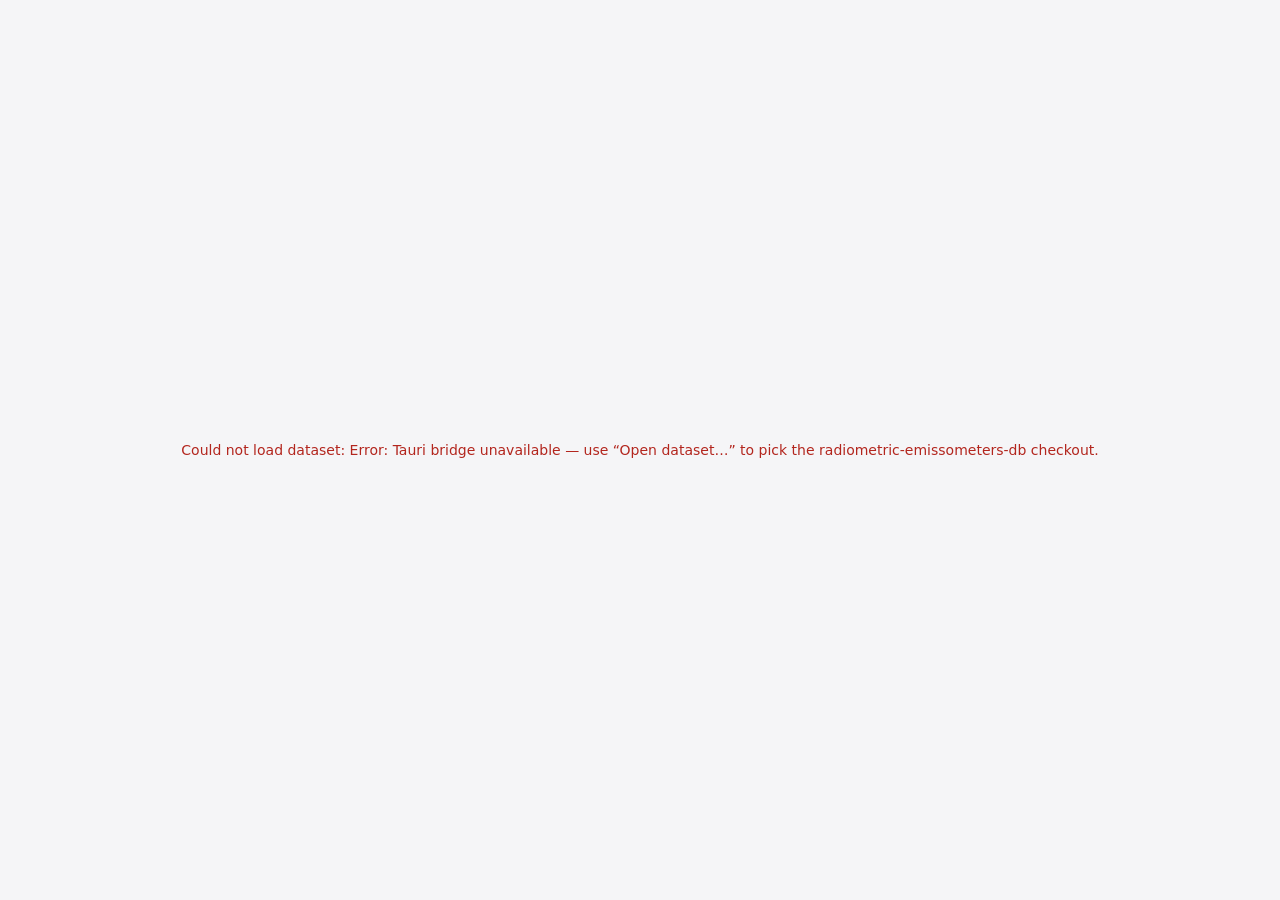
<file: src/index.html>
<!doctype html>
<html lang="en">
<head>
<meta charset="utf-8">
<meta name="viewport" content="width=device-width, initial-scale=1">
<title>Emissary</title>
<link rel="stylesheet" href="style.css">
</head>
<body>
<div id="app">
  <nav class="sidebar" aria-label="App navigation">
    <div class="navgrp">Views</div>
    <button class="navitem" data-view="library" title="All records as a searchable, filterable list (⌘1)"><svg width="14" height="14" viewBox="0 0 14 14"><rect x="1" y="2" width="12" height="2.2" rx="1" fill="currentColor"/><rect x="1" y="6" width="12" height="2.2" rx="1" fill="currentColor"/><rect x="1" y="10" width="12" height="2.2" rx="1" fill="currentColor"/></svg><span class="lbl">Library</span><span class="cnt" id="cntLibrary">—</span></button>
    <button class="navitem" data-view="plane" title="Every instrument as a rectangle in wavelength × temperature space (⌘2)"><svg width="14" height="14" viewBox="0 0 14 14"><rect x="2" y="6" width="6" height="4" rx="1" fill="none" stroke="currentColor" stroke-width="1.4"/><rect x="6" y="3" width="6" height="4" rx="1" fill="none" stroke="currentColor" stroke-width="1.4"/></svg><span class="lbl">Capability plane</span></button>
    <button class="navitem" data-view="timeline" title="Instruments per year, stacked by measurement geometry (⌘3)"><svg width="14" height="14" viewBox="0 0 14 14"><path d="M1 12 L5 7 L8 9 L13 2" fill="none" stroke="currentColor" stroke-width="1.5"/></svg><span class="lbl">Timeline</span></button>
    <button class="navitem" data-view="atlas" title="World map of instruments per corresponding country (⌘4)"><svg width="14" height="14" viewBox="0 0 14 14"><circle cx="7" cy="7" r="5.5" fill="none" stroke="currentColor" stroke-width="1.4"/><path d="M1.5 7h11M7 1.5c2.5 2.5 2.5 8.5 0 11M7 1.5c-2.5 2.5-2.5 8.5 0 11" fill="none" stroke="currentColor" stroke-width="1"/></svg><span class="lbl">Atlas</span></button>
    <div class="navgrp">Curation</div>
    <button class="navitem" data-view="health" title="Live data-quality dashboard — click a tile to see the offending records (⌘5)"><svg width="14" height="14" viewBox="0 0 14 14"><path d="M7 1l5.5 3v4c0 3-2.5 4.6-5.5 5-3-.4-5.5-2-5.5-5V4z" fill="none" stroke="currentColor" stroke-width="1.4"/></svg><span class="lbl">Health</span><span class="cnt" id="cntHealth">—</span></button>
    <button class="navitem" data-view="vocab" title="Raw method strings grouped so typos and case variants surface together (⌘6)"><svg width="14" height="14" viewBox="0 0 14 14"><path d="M2 4h10M2 7h10M2 10h6" stroke="currentColor" stroke-width="1.4"/><path d="M10 9l2 2-2 2" fill="none" stroke="currentColor" stroke-width="1.4"/></svg><span class="lbl">Vocabulary</span><span class="cnt" id="cntVocab">—</span></button>
    <button class="navitem" data-view="settings" title="Configure units, theme, tooltips, sidebar and defaults (⌘,)"><svg width="14" height="14" viewBox="0 0 14 14"><circle cx="7" cy="7" r="2" fill="none" stroke="currentColor" stroke-width="1.4"/><path d="M7 1v2M7 11v2M1 7h2M11 7h2M2.8 2.8l1.4 1.4M9.8 9.8l1.4 1.4M11.2 2.8L9.8 4.2M4.2 9.8l-1.4 1.4" stroke="currentColor" stroke-width="1.2"/></svg><span class="lbl">Settings</span></button>
    <button class="navitem" data-view="help" title="Manual, keyboard shortcuts, about and release notes"><svg width="14" height="14" viewBox="0 0 14 14"><circle cx="7" cy="7" r="5.5" fill="none" stroke="currentColor" stroke-width="1.4"/><path d="M5.3 5.4c0-1 .8-1.7 1.7-1.7s1.7.6 1.7 1.5c0 1.4-1.7 1.4-1.7 2.6" fill="none" stroke="currentColor" stroke-width="1.3"/><circle cx="7" cy="10.2" r=".8" fill="currentColor"/></svg><span class="lbl">Help</span></button>
    <div class="facets">
      <div class="navgrp">Geometry</div>
      <div class="chiprow" id="dirChips" role="group" aria-label="Filter by measurement geometry"></div>
      <div class="navgrp">Family</div>
      <div class="chiprow" id="famChips" role="group" aria-label="Filter by instrument family"></div>
      <div class="chiprow" id="specialChip"></div>
    </div>
    <div class="apptag">
      <span class="appver" id="appVer">Emissary</span>
      <button class="copyr" id="copyBtn" aria-label="Copyright and license details">© TPMR Group · UPV/EHU</button>
    </div>
    <div class="dataset">
      <div class="navgrp">Dataset</div>
      <div class="dspath" id="dsPath" title="">—</div>
      <button class="tbtn" id="openDs">Open dataset…</button>
    </div>
  </nav>

  <main class="main">
    <div class="toolbar">
      <div class="navhist">
        <button class="tbtn nb" id="navBack" title="Back — previous place (⌘[)" disabled>‹</button>
        <button class="tbtn nb" id="navFwd" title="Forward (⌘])" disabled>›</button>
      </div>
      <div class="search"><span class="sicon">⌕</span>
        <input id="q" type="search" placeholder="Search title, author, venue, method…  (⌘K for palette)" aria-label="Search records">
      </div>
      <select class="sortsel" id="sortSel" aria-label="Sort records">
        <option value="year-desc">Year ↓</option>
        <option value="year-asc">Year ↑</option>
        <option value="cit-desc">Citations ↓</option>
        <option value="lbl">Author A–Z</option>
      </select>
    </div>
    <div class="counts" id="countLine"></div>
    <div class="viewhost">
      <div class="rows view" id="view-library" role="listbox" aria-label="Instrument records"></div>
      <div class="view figview" id="view-plane" hidden>
        <div class="legend" id="planeLegend" role="group" aria-label="Toggle geometry classes"></div>
        <svg id="plane" viewBox="0 0 1000 560" role="img" aria-label="Capability plane"></svg>
        <p class="fignote">Every instrument as a rectangle in wavelength × temperature space. Click a mark to inspect; toggle classes above. Records missing a range appear as strips along the matching axis.</p>
      </div>
      <div class="view figview" id="view-timeline" hidden>
        <div class="legend" id="timeLegend"></div>
        <svg id="timeline" viewBox="0 0 1000 300" role="img" aria-label="Instruments per year"></svg>
        <p class="fignote">One column per year, stacked by geometry class. Hover a year for its records.</p>
      </div>
      <div class="view figview" id="view-atlas" hidden>
        <div class="mapwrap">
          <svg id="worldmap" viewBox="0 0 1000 480" role="img" aria-label="World map of records per corresponding country and instrument locations"></svg>
          <div class="mapzoom">
            <button class="tbtn" id="zin" title="Zoom in (or scroll on the map)">+</button>
            <button class="tbtn" id="zout" title="Zoom out">−</button>
            <button class="tbtn" id="zreset" title="Reset zoom (or double-click the map)">⤢</button>
          </div>
        </div>
        <div class="maplegend" id="mapLegend"></div>
        <div id="countries" style="margin-top:14px"></div>
      </div>
      <div class="view figview" id="view-settings" hidden>
        <div class="settings" id="settingsHost"></div>
      </div>
      <div class="view figview" id="view-health" hidden>
        <div class="tiles" id="healthTiles"></div>
        <p class="fignote">Computed live from the loaded dataset. Click a tile to open the offending records in the Library.</p>
      </div>
      <div class="view figview" id="view-vocab" hidden>
        <p class="fignote" style="margin-top:0">Raw method strings as published, grouped by collapsed key — case variants and typos surface together. Mapping raw → controlled terms lands in Phase 2; this view is the queue.</p>
        <div id="vocabList"></div>
      </div>
      <div class="view figview" id="view-help" hidden>
        <div class="help">
          <h2>Emissary manual</h2>
          <p>Emissary is a reader and curation instrument for the <b>radiometric-emissometers-db</b> dataset — 139 published emissometer designs, 1917–2026. The dataset's JSON files remain the source of truth; the app ships with a bundled copy and can point at any live checkout via <b>Open dataset…</b> (pick the repo folder, its <code>data/</code> folder, or <code>data/papers/</code>).</p>
          <h3>Views</h3>
          <ul>
            <li><b>Library</b> — every record, searchable and faceted. Each row previews the instrument's spectral span (top bar, log 0.2–1000 µm) and temperature span (bottom bar, 0–3100 K) against the full corpus width. The dot color is measurement geometry; a dashed ring means the paper doesn't state it. Click a row to open it in the inspector.</li>
            <li><b>Inspector</b> (right panel) — the record, whole: the <i>fingerprint</i> plot (both capability spans over the corpus-coverage shadow in gray), bibliography, citation total with a freshness tag (<i>stale</i> means the Scopus count is older than the record's last edit), raw method strings (dashed chips, exactly as published) beside the normalized family (solid chip), in-corpus cites / cited-by as clickable chips, and the append-only changelog.</li>
            <li><b>Capability plane</b> — the whole field in one plot: wavelength × temperature rectangles, colored by geometry. Records missing one range appear as strips along the matching axis; the top-right caption counts every group. Click a rectangle to inspect it.</li>
            <li><b>Timeline</b> — one column per year, stacked by geometry. Hover for the year's records; click to open the first.</li>
            <li><b>Atlas</b> — a world map: countries shaded by records per corresponding country (√ scale so China doesn't crush Europe), instrument locations as dots at affiliation cities (hover for the instruments, click to open them), and count bars below. Scroll to zoom toward the cursor, drag to pan, double-click or ⤢ to reset.</li>
            <li><b>Health</b> — live data-quality tiles computed from the loaded dataset, including the distinct-instrument estimate (records that look like updates of an earlier same-city instrument). Amber and red tiles are clickable and open the offending records as a filtered Library view (dismiss the filter with the ✕ chip in the sidebar).</li>
            <li><b>Vocabulary</b> — all raw detection / temperature-method strings grouped by collapsed key, so "electic heater" sits beside "electric heater". This is the normalization queue for Phase 2.</li>
          </ul>
          <h3>Keyboard</h3>
          <ul>
            <li><kbd>⌘K</kbd> — command palette: type to jump to any record or view; ↑↓ to move, ⏎ to open, Esc to close.</li>
            <li><kbd>⌘1</kbd>…<kbd>⌘6</kbd> — switch views; <kbd>⌘,</kbd> — Settings; <kbd>⌘[</kbd> / <kbd>⌘]</kbd> — back / forward through your navigation history.</li>
            <li><kbd>Esc</kbd> — close the palette.</li>
          </ul>
          <h3>Filters</h3>
          <p>Geometry and family chips are additive toggles — pressed chips are included. The search box matches title, authors, venue, methods and country. Sorting: year, citations, or author. Filters never recolor marks: color always follows the geometry class.</p>
          <h3>About — authorship &amp; ownership</h3>
          <p>The database was conceived jointly by <b>Jon Gabirondo-López</b> and <b>Josu M. Igartua</b>, its intellectual authors, who maintain and extend it — with the measurement data produced by these instruments planned as its next layer. Jon Gabirondo-López compiled, sorted and manually inspected the article corpus; Josu M. Igartua created this application. The compilation and the app belong to the <b>Thermophysical Properties of Materials Research Group</b> (UPV/EHU) — also owner of the HAIRL emissometer in Leioa. Free to use: dataset CC-BY-4.0, app MIT.</p>
          <h3 id="relnotes">Release notes</h3>
          <p><b>0.6.0</b> — Precision atlas: Natural Earth 10m geometry (Douglas-Peucker-simplified to ~1 km tolerance) with zoom to 120× — coastlines stay true down to city scale. City labels now cull collisions (largest first) and flip at map edges, ending the stray-label problem. Country bars are interactive: hover for the full record list (↩ marks updates of an earlier record), click to open those records in the Library (dismissable country chip; back/forward aware).</p>
          <p><b>0.5.0</b> — Counts now mean instruments: the Atlas, its bars and its location dots collapse lineage-linked records (Spain: 5 records → 4 instruments, the HAIRL counted once; China: 53 → 48), and tooltips state all three tiers — instruments · records · research groups (same city + shared authors; China has only 23, Xinxiang's 18 records are one group). High-resolution map (Natural Earth 50m): coastlines and borders stay true at 40× zoom, so locations are genuinely visible. Sidebar icons restored, with a Settings choice of icons · labels · both.</p>
          <p><b>0.4.0</b> — Records vs instruments made explicit: the dataset counts <i>publications</i> (new instruments or substantial modifications), so the app now labels map counts as records, adds an <i>Instrument lineage</i> section to the inspector (a record citing an earlier in-corpus record from the same affiliation city is flagged as a likely update — e.g. the HAIRL at UPV/EHU Leioa appears as its 2006 instrument paper plus its 2020 uncertainty-budget update), and a Health tile estimating distinct instruments (≤128 of 139). Country tooltips now list the records. Map zoom extended to 40× with city · count labels appearing beyond 5×. BibTeX escapes in author names ("Ballestr{\'\i}n") now render as proper unicode.</p>
          <p><b>0.3.0</b> — Atlas upgrades: visible country outlines, scroll-to-zoom and drag-to-pan (buttons top-right, double-click resets), and the 66 instrument locations plotted as dots at affiliation cities — hover for the instruments there, click to open them. Navigation history: ‹ › buttons and <kbd>⌘[</kbd> / <kbd>⌘]</kbd> walk back and forward through the places you've been (view, record, filter). Search now also matches affiliation cities.</p>
          <p><b>0.2.0</b> — Atlas world map (choropleth of records per corresponding country, √ scale; click a country to open its records). Technical tooltips: IR band names (NIR/SWIR/MWIR/LWIR/FIR), Wien-displacement peak with in-band check (λ = 2898 µm·K / T), optional wavenumbers (cm⁻¹), methods and temperature metrology on hover. Settings view (⌘,): theme override, Kelvin/Celsius, wavenumbers, Wien check, tooltip verbosity, fingerprint shadow, view on launch — stored locally, applied immediately.</p>
          <p><b>0.1.0</b> — first release. Read-only reader over the canonical dataset: Library + inspector with instrument fingerprint, capability plane, timeline, atlas, health dashboard, vocabulary queue, ⌘K palette, bundled dataset with live-checkout override, DOI opening. Editing, git integration and vocabulary mapping land in Phase 2; FER-format measurement spectra (SiC, EKHI) in Phase 3.</p>
        </div>
      </div>
    </div>
  </main>

  <aside class="inspector" id="inspector" aria-label="Record inspector"></aside>
</div>

<div class="tooltip" id="tip" role="status"></div>

<div class="palette" id="palette" hidden>
  <div class="palbox">
    <input id="palq" type="text" placeholder="Jump to record or view…" aria-label="Command palette">
    <div class="palrows" id="palrows"></div>
  </div>
</div>

<div class="boot" id="boot">Loading dataset…</div>

<script src="world.js"></script>
<script src="places.js"></script>
<script src="main.js" type="module"></script>
</body>
</html>
</file>
<file: src/style.css>
:root{
  --ground:#F5F5F7; --panel:#FFFFFF; --panel2:#FAFAFB; --ink:#1D1D1F; --ink2:#6E6E73; --ink3:#9A9CA3;
  --line:#E3E3E6; --line2:#D1D1D6; --sel:#ECECEF;
  --c-dir:#C34E12; --c-nor:#2E6FB4; --c-hem:#1F8A55; --c-uns:#9A9CA3;
  --good:#1F8A55; --warn:#B07500; --crit:#B3261E;
  --sys:-apple-system,BlinkMacSystemFont,"SF Pro Text",system-ui,sans-serif;
  --mono:ui-monospace,"SF Mono",Menlo,Consolas,monospace;
}
@media (prefers-color-scheme: dark){
  :root{
    --ground:#1E1F24; --panel:#26272D; --panel2:#2B2C33; --ink:#F2F2F4; --ink2:#A6A7AD; --ink3:#6E7076;
    --line:#35363D; --line2:#43444C; --sel:#33343C;
    --c-dir:#D96F2E; --c-nor:#5B93D6; --c-hem:#33A874; --c-uns:#6E7076;
    --good:#33A874; --warn:#D09A2E; --crit:#E0655E;
  }
}
:root[data-theme="dark"]{
  --ground:#1E1F24; --panel:#26272D; --panel2:#2B2C33; --ink:#F2F2F4; --ink2:#A6A7AD; --ink3:#6E7076;
  --line:#35363D; --line2:#43444C; --sel:#33343C;
  --c-dir:#D96F2E; --c-nor:#5B93D6; --c-hem:#33A874; --c-uns:#6E7076;
  --good:#33A874; --warn:#D09A2E; --crit:#E0655E;
}
:root[data-theme="light"]{
  --ground:#F5F5F7; --panel:#FFFFFF; --panel2:#FAFAFB; --ink:#1D1D1F; --ink2:#6E6E73; --ink3:#9A9CA3;
  --line:#E3E3E6; --line2:#D1D1D6; --sel:#ECECEF;
  --c-dir:#C34E12; --c-nor:#2E6FB4; --c-hem:#1F8A55; --c-uns:#9A9CA3;
  --good:#1F8A55; --warn:#B07500; --crit:#B3261E;
}
*{box-sizing:border-box}
html,body{height:100%}
body{margin:0;background:var(--ground);color:var(--ink);font-family:var(--sys);font-size:14px;line-height:1.45;overflow:hidden;
  -webkit-user-select:none;user-select:none}
#app{display:grid;grid-template-columns:212px minmax(0,1fr) 336px;height:100vh}
@media (max-width:1020px){#app{grid-template-columns:212px minmax(0,1fr)}.inspector{display:none}}

/* sidebar */
.sidebar{background:var(--panel2);border-right:1px solid var(--line);padding:12px 10px;overflow-y:auto;display:flex;flex-direction:column}
.navgrp{font-size:10.5px;letter-spacing:.1em;text-transform:uppercase;color:var(--ink3);font-weight:600;margin:14px 6px 4px}
.navitem{display:flex;align-items:center;gap:8px;width:100%;text-align:left;padding:5px 9px;border:0;border-radius:7px;
  font-size:13.5px;color:var(--ink);cursor:pointer;background:none;font-family:var(--sys)}
.navitem.active{background:var(--sel);font-weight:600}
.navitem .cnt{margin-left:auto;font-family:var(--mono);font-size:11px;color:var(--ink3)}
.facets{margin-top:14px;border-top:1px solid var(--line);padding-top:8px}
.chiprow{display:flex;flex-wrap:wrap;gap:6px;margin:6px 4px 2px}
.chip{font-size:12px;padding:3px 9px;border-radius:20px;border:1px solid var(--line2);background:var(--panel);cursor:pointer;
  color:var(--ink2);display:flex;align-items:center;gap:6px;font-family:var(--sys)}
.chip .dot{width:8px;height:8px;border-radius:50%}
.chip[aria-pressed="true"]{border-color:var(--ink);color:var(--ink);font-weight:600}
.chip.dismiss{border-color:var(--warn);color:var(--warn);font-weight:600}
:is(.chip,.navitem,.tbtn,.row,button):focus-visible{outline:2px solid var(--c-nor);outline-offset:2px}
.apptag{margin-top:auto;display:flex;flex-direction:column;gap:2px;padding:0 6px 8px}
.appver{font-family:var(--mono);font-size:10.5px;color:var(--ink3)}
.copyr{border:0;background:none;padding:0;text-align:left;font-family:var(--mono);font-size:10.5px;color:var(--ink3);cursor:help;text-decoration:underline dotted;text-underline-offset:2px}
.copyr:hover{color:var(--ink)}
.sidebar.m-icons .apptag{align-items:center}
.sidebar.m-icons .copyr,.sidebar.m-icons .appver{font-size:9px;text-align:center}
.dataset{border-top:1px solid var(--line);padding-top:8px}
.dspath{font-family:var(--mono);font-size:10px;color:var(--ink3);margin:2px 6px 8px;word-break:break-all;max-height:44px;overflow:hidden}
.tbtn{font-size:12px;color:var(--ink2);border:1px solid var(--line2);background:var(--panel);border-radius:6px;padding:4px 10px;cursor:pointer;margin:0 4px;font-family:var(--sys)}

/* main */
.main{display:flex;flex-direction:column;min-width:0;border-right:1px solid var(--line);background:var(--panel)}
.toolbar{display:flex;gap:10px;align-items:center;padding:10px 12px;border-bottom:1px solid var(--line)}
.search{flex:1;display:flex;align-items:center;gap:7px;background:var(--ground);border:1px solid var(--line);border-radius:8px;padding:5px 10px}
.search .sicon{color:var(--ink3);font-size:13px}
.search input{border:0;background:none;outline:none;flex:1;font-size:13.5px;color:var(--ink);font-family:var(--sys)}
.sortsel{font-size:12.5px;color:var(--ink2);border:1px solid var(--line2);border-radius:6px;background:var(--panel);padding:4px 6px;font-family:var(--sys)}
.counts{font-size:12px;color:var(--ink3);padding:6px 14px;border-bottom:1px solid var(--line);font-variant-numeric:tabular-nums}
.viewhost{flex:1;min-height:0;position:relative}
.view{position:absolute;inset:0;overflow-y:auto}
.figview{padding:14px 18px}
.fignote{font-size:12.5px;color:var(--ink3);max-width:70ch}
svg{display:block;max-width:100%}
.axis text{font-family:var(--mono);font-size:10px;fill:var(--ink3)}
.axis line,.axis path{stroke:var(--line);stroke-width:1}
.legend{display:flex;flex-wrap:wrap;gap:8px;padding:2px 0 12px}

/* rows */
.row{display:grid;grid-template-columns:20px 1fr 118px;gap:4px 10px;padding:8px 12px;border-bottom:1px solid var(--line);cursor:pointer;align-items:center;width:100%;text-align:left;background:none;border-left:0;border-right:0;border-top:0;color:var(--ink);font-family:var(--sys)}
.row:hover{background:var(--panel2)}
.row.sel{background:var(--sel)}
.row .gdot{width:9px;height:9px;border-radius:50%;justify-self:center}
.row .gdot.uns{background:transparent;border:1.5px dashed var(--c-uns)}
.rlbl{font-weight:600;font-size:13.5px;white-space:nowrap;overflow:hidden;text-overflow:ellipsis}
.rlbl .rv{color:var(--ink3);font-weight:400}
.rttl{grid-column:2/4;font-size:12px;color:var(--ink2);white-space:nowrap;overflow:hidden;text-overflow:ellipsis}
.rspark{display:flex;flex-direction:column;gap:3px}
.spark{height:5px;border-radius:3px;background:var(--ground);position:relative;overflow:hidden}
.spark i{position:absolute;top:0;bottom:0;border-radius:3px}

/* inspector */
.inspector{background:var(--panel);overflow-y:auto;padding:14px 16px;-webkit-user-select:text;user-select:text}
.ins-eyebrow{font-size:10.5px;letter-spacing:.12em;text-transform:uppercase;color:var(--ink3);font-weight:600}
.ins-title{font-size:15px;font-weight:650;line-height:1.35;margin:2px 0}
.ins-doi{font-family:var(--mono);font-size:11px;color:var(--ink2);word-break:break-all}
.ins-kv{display:grid;grid-template-columns:92px 1fr;gap:3px 10px;font-size:12.5px;margin-top:12px}
.ins-kv dt{color:var(--ink3)}.ins-kv dd{margin:0;font-variant-numeric:tabular-nums}
.tagrow{display:flex;flex-wrap:wrap;gap:5px;margin-top:6px}
.tag{font-size:11.5px;border:1px solid var(--line2);border-radius:5px;padding:1.5px 7px;color:var(--ink2);background:none;font-family:var(--sys)}
.tag.norm{color:var(--ink);font-weight:600}
.tag.raw{border-style:dashed;font-family:var(--mono);font-size:10.5px}
.tag.link{cursor:pointer}
.tag.link:hover{border-color:var(--ink);color:var(--ink)}
.tag.fresh{color:var(--good);border-color:var(--good)}
.tag.stale{color:var(--warn);border-color:var(--warn)}
.divider{border-top:1px solid var(--line);margin:14px -16px}
.changelog{font-size:12px;color:var(--ink2);padding-left:18px}
.changelog li{margin:3px 0}
.openbtn{margin-top:10px}

/* fingerprint */
.fp text{font-family:var(--mono);font-size:9px;fill:var(--ink3)}
.fp .axline{stroke:var(--line2);stroke-width:1}
.fp .ctx{fill:var(--ink3)}

/* tiles */
.tiles{display:grid;grid-template-columns:repeat(auto-fit,minmax(170px,1fr));gap:10px;max-width:900px}
.tile{background:var(--panel2);border:1px solid var(--line);border-radius:10px;padding:14px 16px;text-align:left;cursor:default;font-family:var(--sys);color:var(--ink)}
.tile.click{cursor:pointer}
.tile.click:hover{border-color:var(--ink3)}
.tile .n{font-size:30px;font-weight:650;font-variant-numeric:tabular-nums;letter-spacing:-.01em}
.tile .l{font-size:12px;color:var(--ink2);margin-top:2px}
.tile.warn .n{color:var(--warn)} .tile.crit .n{color:var(--crit)} .tile.good .n{color:var(--good)}

/* atlas + vocab */
.countrybar{display:grid;grid-template-columns:40px 1fr 40px;gap:8px;align-items:center;font-size:12.5px;padding:3px 0;max-width:640px;font-variant-numeric:tabular-nums}
.cb{height:14px;border-radius:0 4px 4px 0;background:var(--ink2);opacity:.85;min-width:2px}
.vocabrow{display:flex;align-items:baseline;gap:10px;font-size:12.5px;padding:6px 10px;border-bottom:1px solid var(--line);max-width:760px}
.vocabrow .field{font-family:var(--mono);font-size:10px;color:var(--ink3);flex:0 0 88px}
.vocabrow .raws{font-family:var(--mono);font-size:11.5px;color:var(--ink);flex:1;min-width:0}
.vocabrow .raws .variant{color:var(--ink2)}
.vocabrow .ct{font-family:var(--mono);font-size:11px;color:var(--ink3)}

/* tooltip */
.tooltip{position:fixed;pointer-events:none;background:var(--ink);color:var(--ground);font-size:12px;padding:7px 10px;border-radius:7px;max-width:320px;z-index:50;display:none;line-height:1.4;box-shadow:0 4px 14px rgba(0,0,0,.25)}
.tooltip b{display:block}
.tooltip .tmono{font-family:var(--mono);font-size:10.5px;opacity:.8}

/* palette */
.palette{position:fixed;inset:0;background:rgba(0,0,0,.25);z-index:100;display:flex;align-items:flex-start;justify-content:center;padding-top:12vh}
.palette[hidden]{display:none}
.view[hidden]{display:none}
.palbox{width:560px;max-width:90vw;background:var(--panel);border:1px solid var(--line2);border-radius:12px;box-shadow:0 20px 50px rgba(0,0,0,.3);overflow:hidden}
.palbox input{width:100%;border:0;outline:none;background:none;font-size:16px;padding:14px 16px;color:var(--ink);font-family:var(--sys);border-bottom:1px solid var(--line)}
.palrows{max-height:320px;overflow-y:auto}
.palrow{padding:8px 16px;font-size:13.5px;cursor:pointer;display:flex;gap:10px;align-items:baseline}
.palrow .k{font-family:var(--mono);font-size:10.5px;color:var(--ink3)}
.palrow.hot,.palrow:hover{background:var(--sel)}

/* atlas map */
.mapwrap{position:relative;max-width:960px}
#worldmap{max-width:960px;touch-action:none;cursor:grab}
#worldmap.panning{cursor:grabbing}
#worldmap path.country{stroke:var(--ink3);stroke-opacity:.45;stroke-width:.7;vector-effect:non-scaling-stroke;cursor:default}
#worldmap path.country.hit{cursor:pointer;stroke-opacity:.8}
#worldmap circle.place{fill:var(--ink);stroke:var(--panel);cursor:pointer}
.mapzoom{position:absolute;top:8px;right:8px;display:flex;flex-direction:column;gap:4px}
.mapzoom .tbtn{margin:0;width:28px;font-size:14px;text-align:center;padding:2px 0}
.navhist{display:flex;gap:4px}
.nb{font-size:16px;line-height:1;padding:3px 10px}
.nb:disabled{opacity:.35;cursor:default}
.maplegend{display:flex;align-items:center;gap:8px;font-size:11px;color:var(--ink3);font-family:var(--mono);max-width:960px;padding:4px 2px}
.maplegend .ramp{height:10px;width:160px;border-radius:5px}

/* settings */
.settings{max-width:560px}
.settings h2{font-size:20px;font-weight:650;margin:4px 0 4px}
.settings .shint{font-size:12.5px;color:var(--ink3);margin-bottom:16px}
.setgrp{font-size:10.5px;letter-spacing:.12em;text-transform:uppercase;color:var(--ink3);font-weight:600;margin:20px 0 6px}
.setrow{display:flex;align-items:center;justify-content:space-between;gap:16px;padding:9px 0;border-bottom:1px solid var(--line)}
.setrow .sl{font-size:13.5px}
.setrow .sd{font-size:11.5px;color:var(--ink3);max-width:34ch}
.setrow select{font-size:12.5px;color:var(--ink);border:1px solid var(--line2);border-radius:6px;background:var(--panel2);padding:4px 8px;font-family:var(--sys)}
.seg{display:flex;border:1px solid var(--line2);border-radius:7px;overflow:hidden}
.seg button{border:0;background:var(--panel);color:var(--ink2);font-size:12px;padding:4px 12px;cursor:pointer;font-family:var(--sys)}
.seg button+button{border-left:1px solid var(--line2)}
.seg button[aria-pressed="true"]{background:var(--sel);color:var(--ink);font-weight:600}
.switch{position:relative;width:36px;height:21px;border-radius:11px;border:0;background:var(--line2);cursor:pointer;flex:0 0 auto;transition:background .15s}
.switch::after{content:"";position:absolute;top:2px;left:2px;width:17px;height:17px;border-radius:50%;background:var(--panel);box-shadow:0 1px 3px rgba(0,0,0,.3);transition:left .15s}
.switch[aria-checked="true"]{background:var(--good)}
.switch[aria-checked="true"]::after{left:17px}

/* help */
.help{max-width:72ch;font-size:13.5px;-webkit-user-select:text;user-select:text}
.help h2{font-size:20px;font-weight:650;margin:4px 0 10px}
.help h3{font-size:14px;font-weight:650;margin:18px 0 6px}
.help p,.help li{color:var(--ink2)}
.help b{color:var(--ink)}
.help ul{padding-left:20px}
.help li{margin:5px 0}
.help code{font-family:var(--mono);font-size:12px}
.help kbd{font-family:var(--mono);font-size:11px;border:1px solid var(--line2);border-bottom-width:2px;border-radius:5px;padding:1px 6px;background:var(--panel2)}

.boot{position:fixed;inset:0;display:flex;align-items:center;justify-content:center;background:var(--ground);color:var(--ink2);font-size:14px;z-index:200}
.boot.err{color:var(--crit);padding:0 10vw;text-align:center}

@media (prefers-reduced-motion:no-preference){
  .row,.chip,.tile{transition:background .12s ease,border-color .12s ease}
}

#worldmap text.placelbl{fill:var(--ink);paint-order:stroke;stroke:var(--panel);stroke-width:.12em;font-family:var(--mono);display:none;pointer-events:none}

/* sidebar display modes */
.navitem svg{flex:0 0 auto;opacity:.75}
.sidebar.m-icons .navitem .lbl,.sidebar.m-icons .navitem .cnt{display:none}
.sidebar.m-icons .navitem{justify-content:center;padding:7px 0}
.sidebar.m-icons .navgrp{text-align:center}
.sidebar.m-labels .navitem svg{display:none}

.cbrow{border:0;background:none;cursor:pointer;font-family:var(--sys);font-size:12.5px;padding:3px 0;width:100%}
.cbrow:hover .cb{opacity:1;background:var(--ink)}
</file>
